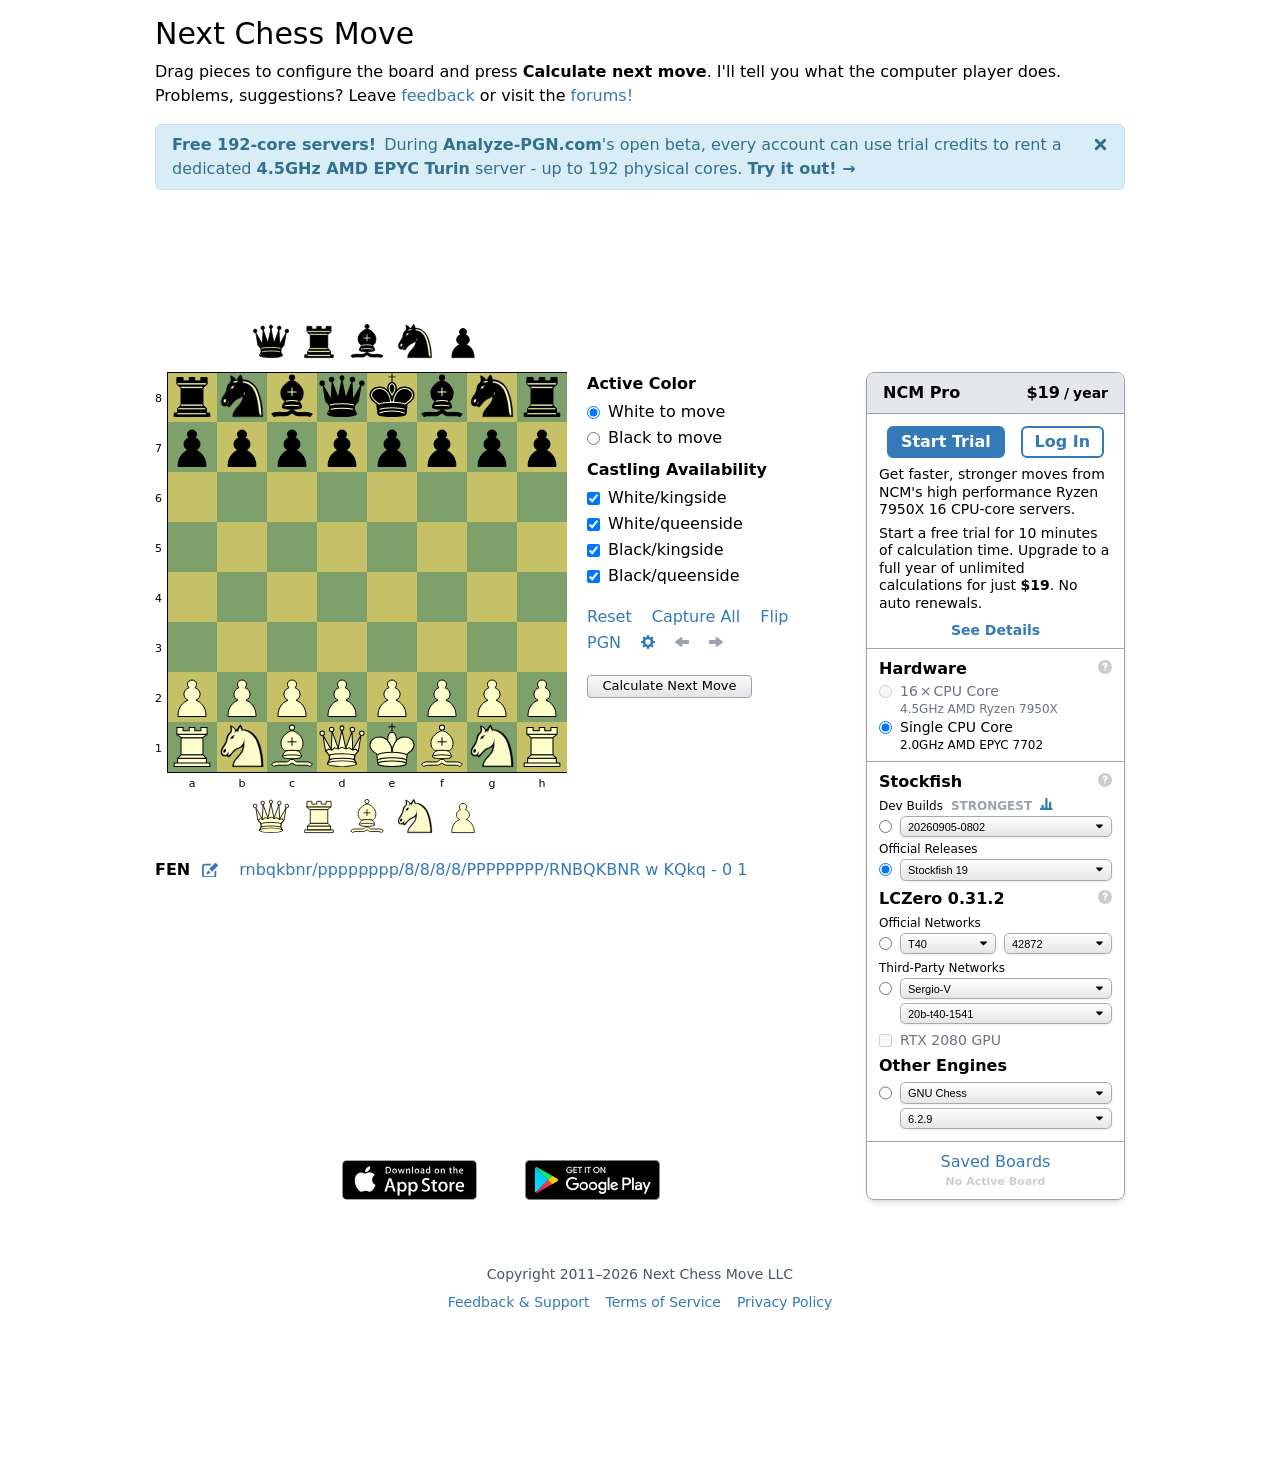
<file: index.html>
<!DOCTYPE html>
<html lang="en" class="h-full min-h-screen">
  <head>
    <meta charset="utf-8">
    <meta name="viewport" content="width=device-width, initial-scale=1">
    <meta name="csrf-token" content="VDQZME0oAxUmA2pySToqEno2Khc6aRJwecoF4fkvtp3K3UPQ1UIQU-F7">

    <title>Next Chess Move: The strongest online chess calculator</title>
    <link rel="stylesheet" href="./assets/app-8afe40f150a121b1a230eb7ae26327d3.css">
    <script defer type="text/javascript" src="./assets/ncm_desktop-ae2de5e21cd6dbe64018b4c73ead07ac.js"></script>
    <script>
      function openUserVoice() {
        alert("Feedback widget is not available in local mode.");
      }
    </script>
  </head>
  <body class="min-h-full flex flex-col dark:bg-gray-800 dark:text-gray-300 pb-[100px]">
    <div class="flex-grow pb-16">
<div class="mt-4 flex justify-around">

  <div class="fixed pt-4 top-0 bottom-0 left-0 w-[calc(50vw-495px)] overflow-hidden">

      <div align="center" id="nextchessmove_sidewall_left"></div>
      <div align="center" id="nextchessmove_sidewall_left_120"></div>
      <div align="center" id="nextchessmove_sidewall_left_160"></div>
      <div align="center" id="nextchessmove_sidewall_left_300x600"></div>
      <div align="center" id="nextchessmove_sidewall_left_336"></div>

  </div>

  <div class="w-[990px] px-[10px] shrink-0">
    <h1 class="text-3xl dark:text-gray-50">
      Next Chess Move
    </h1>

    <p class="mt-2">
      Drag pieces to configure the board and press <strong class="dark:text-gray-50">Calculate next move</strong>.
      I'll tell you what the computer player does.
      Problems, suggestions?
      Leave <a href="javascript:openUserVoice()" class="link"> feedback</a> or
      visit the <a href="https://forums.nextchessmove.com" class="link">forums!</a>
    </p>

    <div id="ncm-top"></div>

    
    

      <div class="mt-4 h-[100px] flex justify-center items-center">
        <div align="center" id="nextchessmove_leaderboard_atf"></div>
      </div>

    <div id="ncm-main"></div>

    <script type="text/javascript">
      window.stripePublicKey = "pk_live_mMHKwHimBIPB3auNsVfT4pOf";
      window.isUsa = false;

      document.addEventListener('DOMContentLoaded', function() {
        var store  = buildStore({"boards":{"activeBoardId":"detatched","detatched":{"flipped":false,"history":["rnbqkbnr/pppppppp/8/8/8/8/PPPPPPPP/RNBQKBNR w KQkq - 0 1"]},"online":[]},"devBuilds":[["edb0d9db6731067ec50ce619ff372b463bc4dd5d","20260905-0802"],["1dc0912d86dafb99e96d679a6ac76cbdf1553459","20260904-1043"],["6e4c77f51d09062180fbc2b9befd294abe412633","20260904-1042"],["06675f704049c62e99dac5533fda42fd5c63aef4","20260903-0458"],["01d71fc9a735a13d84402ac9bee8d54b6b5669cd","20260903-0457"],["47be34c55fbc86079cba57b9ad6955e6fe0bdff9","20260902-0637"],["3f6f417b87c0e80ee30914b6b539b4ab7d3b2a5b","20260901-1504"],["4d65257b0f8fd8179b81fb88176c4d6eaea94a9c","20260901-1503"],["8bc5caa2e4b1d4c189b1428e93158b10d3edb0b6","20260829-0716"],["d96c183f5a4f240830ceccd815e1dce12117b0ae","20260829-0715"],["074b1eac474a774bfcf588f039a1788e38ff1f50","20260829-0714"],["5cae0fab7dc5c2b46b583b02c6347e6ce6dc3c54","20260829-0713"],["2edd935bbb3ea6e484a1700f582a95e0ee773ec2","20260825-1638"],["d945b4d920feb69db90d66dca8891bd922627497","20260825-1638"],["7ab49b9bda97a608e500762c1fd1d1c5857936f0","20260825-1637"],["81d2cee9d61b0296f854e15107e0f55596ec1b3d","20260825-1637"],["7f73409c4e22a8a1c2058147d5a3bc9fbed1409e","20260825-1636"],["19a02f44e1bfee44b5a00acf6e812c643b8fd54c","20260825-1636"],["598ae2c46500e6dc50b54919ea4bebfe213ddcd1","20260824-1629"],["7d9276c6a96797a2904231c491956a105555f5b3","20260824-1629"],["53804033930d7ce954da1d88b7cc23b53b320059","20260824-1628"],["bd85fb7fa3fc2225e72b7317f0ca822703180543","20260824-1627"],["22dfb404b5ab1e5327ea00207bb95ae1606ed8e5","20260824-1626"],["3512dea68483f9daf3b014361c7ea36a44adb338","20260824-1624"],["229f6339e537a097a79831cd06dbfdb3e623d4ac","20260819-1648"],["ae3db60f534d3fedb384da388d8222d114909c2f","20260819-1647"],["1b1b5f49a5b9f9d564120fc4ef513557267f1e4a","20260819-1643"],["30290aa0fffa491046ca95a285ce2a505d9c34cc","20260819-1642"],["50221673b29b8f1d52261f3e53dbbef471bb7dfc","20260819-1641"],["ceb059eb48fb8e556df8feff6f8a24e45d03fa11","20260819-1639"],["d68041e3201e6c5fc37d1219168f568647f0f93c","20260819-1639"],["49f8e667c0ebf146f3ce5a1ea2d49ac78b9f777e","20260819-1638"],["92c90f41e3175e8f0c4ef399dec70dde015015e1","20260819-1637"],["5fd94536751fc8aafb7e24f18a5e1815a07afb68","20260819-1637"],["7c37212ec7eba49be3c89887640f646215269526","20260819-1636"],["e37429bb6de9b2e861411dff79768746d9357d38","20260819-1635"],["a3a8372b1b5841fb1d1a66fe8f3cb492b0c4f3dc","20260819-1634"],["68f7925d5ca0f6806aed5d1a5fe57505d3ed2890","20260819-1634"],["6d215a03063d79782333970a67abcb6aea32912c","20260819-1633"],["0c8c71f32717253b4d7aa798c78950bf156cad20","20260819-1626"],["5f7348f03f820038f5d246b82de544cbc1d8ffd2","20260819-1621"],["f21610e51a436b69fabdcc89d8fe25ff0c2d5731","20260819-1620"],["ee515ad9b6bd7e928db808c3a2e9ca81d49819c1","20260819-1618"],["5062aee519a1ba262d472d8ab139851ced56573e","20260810-1310"],["fa8b6add9df33cbdd279a3480df6c2cb2f43d6f8","20260810-1309"],["439733ea339b1601e5acf5488b9369d65c9d68e0","20260810-1307"],["de948f0f48f5c3217bd384ea7b5714593666d1a4","20260810-1304"],["358ab1bcbcb4e0795de950002014aa0d5f21c628","20260810-1303"],["881e0b4558069a5403b1e5c006a50d9c5d9dd89d","20260810-1302"],["9dec2ead8a2949883888e26e0415c2e5a6054385","20260810-1301"],["4150d22b86d1cc83b3a3b1111a63a3935590bcb3","20260810-1301"],["762dd1da9a5db458180b2c5db6c53dc40ec61e1a","20260803-1952"],["4c37700ca4742a5a0da51695ba6daddcc114917c","20260803-1952"],["1f711d49aa8687b041eeb9d21ed3ac2f6a2bd216","20260803-1951"],["3647d5240d41d84d06306f525a23f4d6918123c0","20260803-1950"],["b52f01471b24a6f7282431565792c7778f0675a5","20260803-1950"],["1ef7f2fe2d1d2f865eb80666c504d4319eb49f05","20260802-1745"],["b0ee144057cae0a6934b68de4f9bf81290863594","20260802-1745"],["c85637b3f1e85dd802e4bdef6c68b63a4babbb7d","20260802-1116"],["d077f9a8154df309b1b715e51d663e4cd6cf8e73","20260802-1116"],["c5aef2bf1f77d94a3dd476f276af68fd71a0ac07","20260801-0450"],["218c74ec4d97807afaab3a4dbda94f43e6e02647","20260801-0449"],["7b5504097feb349a2262eec0702b2a18e426ccf6","20260801-0448"],["8e3b5b13f93365f7e148a5d0e0e705bc217cd4b5","20260801-0447"],["fd3c762f6dabfafb6c4f6040989698cdedda1e4e","20260801-0446"],["23cf5d827388e84d4389b40025ef401db4925f25","20260726-1052"],["a03ac5a63f3e87f1cae98a4f47c7e01a0e5ddd82","20260726-1051"],["ee72cf49fe161aeb3be8e191eca7293f338cdfc9","20260726-1049"],["356d7c5c12b982e10f400d35d2dffac62613f60e","20260726-1047"],["453f220763fc756b846187358231566f8dbe46d7","20260726-1046"],["c8b91a2b9a770f3e9bddbe7863fcf2358d462f05","20260726-1046"],["db98633b1f8bbcad850bee892ec143ff8723ba80","20260726-1044"],["43d4d0ef8bf905b0516422048500ec643333d1ca","20260726-1043"],["01a799416eca45991bc13227e9c4141875f3ca4f","20260726-1042"],["c0771d343e31dbd0d148828d5b4d88b25fc70bd7","20260726-1042"]],"hardware":{"usePaidCpu":false,"usePaidGpu":false},"isMobile":false,"lc0ContribNetworks":[["Sergio-V","20b-t40-1541"],["Sergio-V","30b-t40-1705"],["Sergio-V","30b-t40-1808"],["Sergio-V","30b-t40-2036"],["Sergio-V","30b-t60-3010"],["Sergio-V","30b-t60-3070"],["Sergio-V","30b-t60-3907"],["Sergio-V","30b-t60-3972"],["Sergio-V","30b-t60-4082"],["Sergio-V","30b-t60-4155"],["Sergio-V","30b-t60-4175"],["Sergio-V","30b-t60-4206"],["Sergio-V","30b-t60-4229"],["Sergio-V","30b-t60-4300"],["Sergio-V","30b-t60-4485"],["Sergio-V","30b-t60-4585"],["Sergio-V","30b-t60-4619"],["Sergio-V","30b-t60-2-3710"],["Sergio-V","10b-1140"],["Sergio-V","10b-2771"],["Sergio-V","20b-787"],["Sergio-V","20b-1340"],["Sergio-V","20b-1810"],["Sergio-V","40b-320"],["Sergio-V","10b-t60-2-1650"],["Sergio-V","10b-t60-2-1710"],["Sergio-V","10b-t60-2-1770"],["Sergio-V","10b-t60-2-2010"],["Sergio-V","10b-t60-2-2300"],["Sergio-V","10b-t60-2-2990"],["Sergio-V","10b-t60-2-5300"],["jhorthos","J94-130"],["jhorthos","J94-120"],["jhorthos","J94-100"],["jhorthos","J94-80"],["jhorthos","J94-60"],["jhorthos","J94-40"],["jhorthos","J104.1-30"],["jhorthos","J98.1-16"],["jhorthos","J98.3-8"],["jhorthos","J96-44"],["jhorthos","J96-28"],["jhorthos","J92-330"],["jhorthos","J92-320"],["jhorthos","J92-310"],["jhorthos","J92-300"],["jhorthos","J92-290"],["jhorthos","J92-280"],["jhorthos","J92-270"],["jhorthos","J92-260"],["jhorthos","J92-250"],["jhorthos","J92-240"],["jhorthos","J92-230"],["jhorthos","J92-220"],["jhorthos","J92-210"],["jhorthos","J92B-205"],["jhorthos","J92-190"],["jhorthos","J92-180"],["jhorthos","J92-170"],["jhorthos","J92-160"],["jhorthos","J92-145"],["jhorthos","J92-130"],["jhorthos","J92-115"],["jhorthos","J92-100"],["jhorthos","J92-70"],["jhorthos","J90-20"],["jhorthos","J90-40"],["jhorthos","J90-60"],["jhorthos","J90-78"],["jhorthos","J91-20"],["jhorthos","J91-40"],["jhorthos","J91-60"],["jhorthos","J91-80"],["jhorthos","J91-100"],["jhorthos","J91-150"],["jhorthos","J64-120"],["jhorthos","J64-130"],["jhorthos","J64-140"],["jhorthos","J64-150"],["jhorthos","J64-180"],["jhorthos","J64-210"],["jhorthos","J48-160"],["jhorthos","J48-110"],["jhorthos","J13B.3-200"],["jhorthos","J13B.3-180"],["jhorthos","J13B.3-160"],["jhorthos","J13B.3-140"],["jhorthos","J13B.3-120"],["jhorthos","J13B.3-100"],["jhorthos","J13B.3-80"],["jhorthos","J13B.3-60"],["jhorthos","J13B.3-40"],["jhorthos","J13B.4-150"],["jhorthos","J13B.4-120"],["jhorthos","J13B.4-90"],["jhorthos","J13B.4-60"],["jhorthos","J20-460"],["jhorthos","J20-450"],["jhorthos","J20-440"],["jhorthos","J20-400"],["jhorthos","J13-410"],["jhorthos","J13B.2-220"],["jhorthos","J13B.2-200"],["jhorthos","J13B.2-188"],["jhorthos","J13B.2-178"],["jhorthos","J13B.2-168"],["jhorthos","J13B.2-158"],["jhorthos","J13B.2-148"],["jhorthos","J13B.2-136"],["Bad Gyal","Bad Gyal 1"],["Bad Gyal","Bad Gyal 2"],["Bad Gyal","Bad Gyal 128x10"],["Bad Gyal","Bad Gyal 3"],["Bad Gyal","Bad Gyal 4"],["Bad Gyal","Bad Gyal 4a"],["Bad Gyal","Bad Gyal 5"],["Bad Gyal","Good Gyal 5"],["Bad Gyal","Evil Gyal 6"],["Bad Gyal","Good Gyal 6"],["Bad Gyal","Bad Gyal 6"],["Bad Gyal","Bad Gyal 7"],["Bad Gyal","Good Gyal 7"],["Bad Gyal","Bad Gyal 8"],["Bad Gyal","Tiny Gyal"],["Maia","1100"],["Maia","1200"],["Maia","1300"],["Maia","1400"],["Maia","1500"],["Maia","1600"],["Maia","1700"],["Maia","1800"],["Maia","1900"],["hanse","hanse-69722-vf2.gz"]],"lc0Networks":[[42872,"T40"],[42871,"T40"],[42870,"T40"],[42869,"T40"],[42868,"T40"],[42867,"T40"],[42866,"T40"],[42865,"T40"],[42864,"T40"],[42863,"T40"],[42862,"T40"],[42861,"T40"],[42860,"T40"],[42859,"T40"],[42858,"T40"],[42857,"T40"],[42856,"T40"],[42855,"T40"],[42854,"T40"],[42853,"T40"],[42852,"T40"],[42851,"T40"],[42850,"T40"],[42849,"T40"],[42848,"T40"],[42847,"T40"],[42846,"T40"],[42845,"T40"],[42844,"T40"],[42843,"T40"],[42842,"T40"],[42841,"T40"],[42840,"T40"],[42839,"T40"],[42838,"T40"],[42837,"T40"],[42836,"T40"],[42835,"T40"],[42834,"T40"],[42833,"T40"],[42832,"T40"],[42831,"T40"],[42830,"T40"],[42829,"T40"],[42828,"T40"],[42827,"T40"],[42826,"T40"],[42825,"T40"],[42824,"T40"],[42823,"T40"],[42822,"T40"],[42821,"T40"],[42820,"T40"],[42819,"T40"],[42818,"T40"],[42817,"T40"],[42816,"T40"],[42815,"T40"],[42814,"T40"],[42813,"T40"],[42812,"T40"],[42811,"T40"],[42810,"T40"],[42809,"T40"],[42808,"T40"],[42807,"T40"],[42806,"T40"],[42805,"T40"],[42804,"T40"],[42803,"T40"],[42802,"T40"],[42801,"T40"],[42800,"T40"],[42799,"T40"],[42798,"T40"],[42797,"T40"],[42796,"T40"],[42795,"T40"],[42794,"T40"],[42793,"T40"],[42792,"T40"],[42791,"T40"],[42790,"T40"],[42789,"T40"],[42788,"T40"],[42787,"T40"],[42786,"T40"],[42785,"T40"],[42784,"T40"],[42783,"T40"],[42782,"T40"],[42781,"T40"],[42780,"T40"],[42779,"T40"],[42778,"T40"],[42777,"T40"],[42776,"T40"],[42775,"T40"],[42774,"T40"],[42773,"T40"],[42772,"T40"],[42771,"T40"],[42770,"T40"],[42769,"T40"],[42768,"T40"],[42767,"T40"],[42766,"T40"],[42765,"T40"],[42764,"T40"],[42763,"T40"],[42762,"T40"],[42761,"T40"],[42760,"T40"],[42759,"T40"],[42758,"T40"],[42757,"T40"],[42756,"T40"],[42755,"T40"],[42754,"T40"],[42753,"T40"],[42752,"T40"],[42751,"T40"],[42750,"T40"],[42749,"T40"],[42748,"T40"],[42747,"T40"],[42746,"T40"],[42745,"T40"],[42744,"T40"],[42743,"T40"],[42742,"T40"],[42741,"T40"],[42740,"T40"],[42739,"T40"],[42738,"T40"],[42737,"T40"],[42736,"T40"],[42735,"T40"],[42734,"T40"],[42733,"T40"],[42732,"T40"],[42731,"T40"],[42730,"T40"],[42729,"T40"],[42728,"T40"],[42727,"T40"],[42726,"T40"],[42725,"T40"],[42724,"T40"],[42723,"T40"],[912680,"T91"],[913379,"T91"],[913378,"T91"],[913377,"T91"],[913376,"T91"],[913375,"T91"],[913374,"T91"],[913373,"T91"],[913372,"T91"],[913371,"T91"],[913370,"T91"],[913369,"T91"],[913368,"T91"],[913367,"T91"],[913366,"T91"],[913365,"T91"],[913364,"T91"],[913363,"T91"],[913362,"T91"],[913361,"T91"],[913360,"T91"],[913359,"T91"],[913358,"T91"],[913357,"T91"],[913356,"T91"],[913355,"T91"],[913354,"T91"],[913353,"T91"],[913352,"T91"],[913351,"T91"],[913350,"T91"],[913349,"T91"],[913348,"T91"],[913347,"T91"],[913346,"T91"],[913345,"T91"],[913344,"T91"],[913343,"T91"],[913342,"T91"],[913341,"T91"],[913340,"T91"],[913339,"T91"],[913338,"T91"],[913337,"T91"],[913336,"T91"],[913335,"T91"],[913334,"T91"],[913333,"T91"],[913332,"T91"],[913331,"T91"],[913330,"T91"],[913329,"T91"],[913328,"T91"],[913327,"T91"],[913326,"T91"],[913325,"T91"],[913324,"T91"],[913323,"T91"],[913322,"T91"],[913321,"T91"],[913320,"T91"],[913319,"T91"],[913318,"T91"],[913317,"T91"],[913316,"T91"],[913315,"T91"],[913314,"T91"],[913313,"T91"],[913312,"T91"],[913311,"T91"],[913310,"T91"],[913309,"T91"],[913308,"T91"],[913307,"T91"],[913306,"T91"],[913305,"T91"],[913304,"T91"],[913303,"T91"],[913302,"T91"],[913301,"T91"],[913300,"T91"],[913299,"T91"],[913298,"T91"],[913297,"T91"],[913296,"T91"],[913295,"T91"],[913294,"T91"],[913293,"T91"],[913292,"T91"],[913291,"T91"],[913290,"T91"],[913289,"T91"],[913288,"T91"],[913287,"T91"],[913286,"T91"],[913285,"T91"],[913284,"T91"],[913283,"T91"],[913282,"T91"],[913281,"T91"],[913280,"T91"],[913279,"T91"],[913278,"T91"],[913277,"T91"],[913276,"T91"],[913275,"T91"],[913274,"T91"],[913273,"T91"],[913272,"T91"],[913271,"T91"],[913270,"T91"],[913269,"T91"],[913268,"T91"],[913267,"T91"],[913266,"T91"],[913265,"T91"],[913264,"T91"],[913263,"T91"],[913262,"T91"],[913261,"T91"],[913260,"T91"],[913259,"T91"],[913258,"T91"],[913257,"T91"],[913256,"T91"],[913255,"T91"],[913254,"T91"],[913253,"T91"],[913252,"T91"],[913251,"T91"],[913250,"T91"],[913249,"T91"],[913248,"T91"],[913247,"T91"],[913246,"T91"],[913245,"T91"],[913244,"T91"],[913243,"T91"],[913242,"T91"],[913241,"T91"],[913240,"T91"],[913239,"T91"],[913238,"T91"],[913237,"T91"],[913236,"T91"],[913235,"T91"],[913234,"T91"],[913233,"T91"],[913232,"T91"],[913231,"T91"],[913230,"T91"],[900000,"T90"],[900434,"T90"],[900433,"T90"],[900432,"T90"],[900431,"T90"],[900430,"T90"],[900429,"T90"],[900428,"T90"],[900427,"T90"],[900426,"T90"],[900425,"T90"],[900424,"T90"],[900423,"T90"],[900422,"T90"],[900421,"T90"],[900420,"T90"],[900419,"T90"],[900418,"T90"],[900417,"T90"],[900416,"T90"],[900415,"T90"],[900414,"T90"],[900413,"T90"],[900412,"T90"],[900411,"T90"],[900410,"T90"],[900409,"T90"],[900408,"T90"],[900407,"T90"],[900406,"T90"],[900405,"T90"],[900404,"T90"],[900403,"T90"],[900402,"T90"],[900401,"T90"],[900400,"T90"],[900399,"T90"],[900398,"T90"],[900397,"T90"],[900396,"T90"],[900395,"T90"],[900394,"T90"],[900393,"T90"],[900392,"T90"],[900391,"T90"],[900390,"T90"],[900389,"T90"],[900388,"T90"],[900387,"T90"],[900386,"T90"],[900385,"T90"],[900384,"T90"],[900383,"T90"],[900382,"T90"],[900381,"T90"],[900380,"T90"],[900379,"T90"],[900378,"T90"],[900377,"T90"],[900376,"T90"],[900375,"T90"],[900374,"T90"],[900373,"T90"],[900372,"T90"],[900371,"T90"],[900370,"T90"],[900369,"T90"],[900368,"T90"],[900367,"T90"],[900366,"T90"],[900365,"T90"],[900364,"T90"],[900363,"T90"],[900362,"T90"],[900361,"T90"],[900360,"T90"],[900359,"T90"],[900358,"T90"],[900357,"T90"],[900356,"T90"],[900355,"T90"],[900354,"T90"],[900353,"T90"],[900352,"T90"],[900351,"T90"],[900350,"T90"],[900349,"T90"],[900348,"T90"],[900347,"T90"],[900346,"T90"],[900345,"T90"],[900344,"T90"],[900343,"T90"],[900342,"T90"],[900341,"T90"],[900340,"T90"],[900339,"T90"],[900338,"T90"],[900337,"T90"],[900336,"T90"],[900335,"T90"],[900334,"T90"],[900333,"T90"],[900332,"T90"],[900331,"T90"],[900330,"T90"],[900329,"T90"],[900328,"T90"],[900327,"T90"],[900326,"T90"],[900325,"T90"],[900324,"T90"],[900323,"T90"],[900322,"T90"],[900321,"T90"],[900320,"T90"],[900319,"T90"],[900318,"T90"],[900317,"T90"],[900316,"T90"],[900315,"T90"],[900314,"T90"],[900313,"T90"],[900312,"T90"],[900311,"T90"],[900310,"T90"],[900309,"T90"],[900308,"T90"],[900307,"T90"],[900306,"T90"],[900305,"T90"],[900304,"T90"],[900303,"T90"],[900302,"T90"],[900301,"T90"],[900300,"T90"],[900299,"T90"],[900298,"T90"],[900297,"T90"],[900296,"T90"],[900295,"T90"],[900294,"T90"],[900293,"T90"],[900292,"T90"],[900291,"T90"],[900290,"T90"],[900289,"T90"],[900288,"T90"],[900287,"T90"],[900286,"T90"],[900285,"T90"],[821859,"T82"],[826344,"T82"],[826343,"T82"],[826342,"T82"],[826341,"T82"],[826340,"T82"],[826339,"T82"],[826338,"T82"],[826337,"T82"],[826336,"T82"],[826335,"T82"],[826334,"T82"],[826333,"T82"],[826332,"T82"],[826331,"T82"],[826330,"T82"],[826329,"T82"],[826328,"T82"],[826327,"T82"],[826326,"T82"],[826325,"T82"],[826324,"T82"],[826323,"T82"],[826322,"T82"],[826321,"T82"],[826320,"T82"],[826319,"T82"],[826318,"T82"],[826317,"T82"],[826316,"T82"],[826315,"T82"],[826314,"T82"],[826313,"T82"],[826312,"T82"],[826311,"T82"],[826310,"T82"],[826309,"T82"],[826308,"T82"],[826307,"T82"],[826306,"T82"],[826305,"T82"],[826304,"T82"],[826303,"T82"],[826302,"T82"],[826301,"T82"],[826300,"T82"],[826299,"T82"],[826298,"T82"],[826297,"T82"],[826296,"T82"],[826295,"T82"],[826294,"T82"],[826293,"T82"],[826292,"T82"],[826291,"T82"],[826290,"T82"],[826289,"T82"],[826288,"T82"],[826287,"T82"],[826286,"T82"],[826285,"T82"],[826284,"T82"],[826283,"T82"],[826282,"T82"],[826281,"T82"],[826280,"T82"],[826279,"T82"],[826278,"T82"],[826277,"T82"],[826276,"T82"],[826275,"T82"],[826274,"T82"],[826273,"T82"],[826272,"T82"],[826271,"T82"],[826270,"T82"],[826269,"T82"],[826268,"T82"],[826267,"T82"],[826266,"T82"],[826265,"T82"],[826264,"T82"],[826263,"T82"],[826262,"T82"],[826261,"T82"],[826260,"T82"],[826259,"T82"],[826258,"T82"],[826257,"T82"],[826256,"T82"],[826255,"T82"],[826254,"T82"],[826253,"T82"],[826252,"T82"],[826251,"T82"],[826250,"T82"],[826249,"T82"],[826248,"T82"],[826247,"T82"],[826246,"T82"],[826245,"T82"],[826244,"T82"],[826243,"T82"],[826242,"T82"],[826241,"T82"],[826240,"T82"],[826239,"T82"],[826238,"T82"],[826237,"T82"],[826236,"T82"],[826235,"T82"],[826234,"T82"],[826233,"T82"],[826232,"T82"],[826231,"T82"],[826230,"T82"],[826229,"T82"],[826228,"T82"],[826227,"T82"],[826226,"T82"],[826225,"T82"],[826224,"T82"],[826223,"T82"],[826222,"T82"],[826221,"T82"],[826220,"T82"],[826219,"T82"],[826218,"T82"],[826217,"T82"],[826216,"T82"],[826215,"T82"],[826214,"T82"],[826213,"T82"],[826212,"T82"],[826211,"T82"],[826210,"T82"],[826209,"T82"],[826208,"T82"],[826207,"T82"],[826206,"T82"],[826205,"T82"],[826204,"T82"],[826203,"T82"],[826202,"T82"],[826201,"T82"],[826200,"T82"],[826199,"T82"],[826198,"T82"],[826197,"T82"],[826196,"T82"],[826195,"T82"],[817760,"T81"],[819999,"T81"],[819998,"T81"],[819997,"T81"],[819996,"T81"],[819995,"T81"],[819994,"T81"],[819993,"T81"],[819992,"T81"],[819991,"T81"],[819990,"T81"],[819989,"T81"],[819988,"T81"],[819987,"T81"],[819986,"T81"],[819985,"T81"],[819984,"T81"],[819983,"T81"],[819982,"T81"],[819981,"T81"],[819980,"T81"],[819979,"T81"],[819978,"T81"],[819977,"T81"],[819976,"T81"],[819975,"T81"],[819974,"T81"],[819973,"T81"],[819972,"T81"],[819971,"T81"],[819970,"T81"],[819969,"T81"],[819968,"T81"],[819967,"T81"],[819966,"T81"],[819965,"T81"],[819964,"T81"],[819963,"T81"],[819962,"T81"],[819961,"T81"],[819960,"T81"],[819959,"T81"],[819958,"T81"],[819957,"T81"],[819956,"T81"],[819955,"T81"],[819954,"T81"],[819953,"T81"],[819952,"T81"],[819951,"T81"],[819950,"T81"],[819949,"T81"],[819948,"T81"],[819947,"T81"],[819946,"T81"],[819945,"T81"],[819944,"T81"],[819943,"T81"],[819942,"T81"],[819941,"T81"],[819940,"T81"],[819939,"T81"],[819938,"T81"],[819937,"T81"],[819936,"T81"],[819935,"T81"],[819934,"T81"],[819933,"T81"],[819932,"T81"],[819931,"T81"],[819930,"T81"],[819929,"T81"],[819928,"T81"],[819927,"T81"],[819926,"T81"],[819925,"T81"],[819924,"T81"],[819923,"T81"],[819922,"T81"],[819921,"T81"],[819920,"T81"],[819919,"T81"],[819918,"T81"],[819917,"T81"],[819916,"T81"],[819915,"T81"],[819914,"T81"],[819913,"T81"],[819912,"T81"],[819911,"T81"],[819910,"T81"],[819909,"T81"],[819908,"T81"],[819907,"T81"],[819906,"T81"],[819905,"T81"],[819904,"T81"],[819903,"T81"],[819902,"T81"],[819901,"T81"],[819900,"T81"],[819899,"T81"],[819898,"T81"],[819897,"T81"],[819896,"T81"],[819895,"T81"],[819894,"T81"],[819893,"T81"],[819892,"T81"],[819891,"T81"],[819890,"T81"],[819889,"T81"],[819888,"T81"],[819887,"T81"],[819886,"T81"],[819885,"T81"],[819884,"T81"],[819883,"T81"],[819882,"T81"],[819881,"T81"],[819880,"T81"],[819879,"T81"],[819878,"T81"],[819877,"T81"],[819876,"T81"],[819875,"T81"],[819874,"T81"],[819873,"T81"],[819872,"T81"],[819871,"T81"],[819870,"T81"],[819869,"T81"],[819868,"T81"],[819867,"T81"],[819866,"T81"],[819865,"T81"],[819864,"T81"],[819863,"T81"],[819862,"T81"],[819861,"T81"],[819860,"T81"],[819859,"T81"],[819858,"T81"],[819857,"T81"],[819856,"T81"],[819855,"T81"],[819854,"T81"],[819853,"T81"],[819852,"T81"],[819851,"T81"],[819850,"T81"],[809977,"T80"],[809999,"T80"],[809998,"T80"],[809997,"T80"],[809996,"T80"],[809995,"T80"],[809994,"T80"],[809993,"T80"],[809992,"T80"],[809991,"T80"],[809990,"T80"],[809989,"T80"],[809988,"T80"],[809987,"T80"],[809986,"T80"],[809985,"T80"],[809984,"T80"],[809983,"T80"],[809982,"T80"],[809981,"T80"],[809980,"T80"],[809979,"T80"],[809978,"T80"],[809976,"T80"],[809975,"T80"],[809974,"T80"],[809973,"T80"],[809972,"T80"],[809971,"T80"],[809970,"T80"],[809969,"T80"],[809968,"T80"],[809967,"T80"],[809966,"T80"],[809965,"T80"],[809964,"T80"],[809963,"T80"],[809962,"T80"],[809961,"T80"],[809960,"T80"],[809959,"T80"],[809958,"T80"],[809957,"T80"],[809956,"T80"],[809955,"T80"],[809954,"T80"],[809953,"T80"],[809952,"T80"],[809951,"T80"],[809950,"T80"],[809949,"T80"],[809948,"T80"],[809947,"T80"],[809946,"T80"],[809945,"T80"],[809944,"T80"],[809943,"T80"],[809942,"T80"],[809941,"T80"],[809940,"T80"],[809939,"T80"],[809938,"T80"],[809937,"T80"],[809936,"T80"],[809935,"T80"],[809934,"T80"],[809933,"T80"],[809932,"T80"],[809931,"T80"],[809930,"T80"],[809929,"T80"],[809928,"T80"],[809927,"T80"],[809926,"T80"],[809925,"T80"],[809924,"T80"],[809923,"T80"],[809922,"T80"],[809921,"T80"],[809920,"T80"],[809919,"T80"],[809918,"T80"],[809917,"T80"],[809916,"T80"],[809915,"T80"],[809914,"T80"],[809913,"T80"],[809912,"T80"],[809911,"T80"],[809910,"T80"],[809909,"T80"],[809908,"T80"],[809907,"T80"],[809906,"T80"],[809905,"T80"],[809904,"T80"],[809903,"T80"],[809902,"T80"],[809901,"T80"],[809900,"T80"],[809899,"T80"],[809898,"T80"],[809897,"T80"],[809896,"T80"],[809895,"T80"],[809894,"T80"],[809893,"T80"],[809892,"T80"],[809891,"T80"],[809890,"T80"],[809889,"T80"],[809888,"T80"],[809887,"T80"],[809886,"T80"],[809885,"T80"],[809884,"T80"],[809883,"T80"],[809882,"T80"],[809881,"T80"],[809880,"T80"],[809879,"T80"],[809878,"T80"],[809877,"T80"],[809876,"T80"],[809875,"T80"],[809874,"T80"],[809873,"T80"],[809872,"T80"],[809871,"T80"],[809870,"T80"],[809869,"T80"],[809868,"T80"],[809867,"T80"],[809866,"T80"],[809865,"T80"],[809864,"T80"],[809863,"T80"],[809862,"T80"],[809861,"T80"],[809860,"T80"],[809859,"T80"],[809858,"T80"],[809857,"T80"],[809856,"T80"],[809855,"T80"],[809854,"T80"],[809853,"T80"],[809852,"T80"],[809851,"T80"],[809850,"T80"],[791913,"T79"],[792016,"T79"],[792015,"T79"],[792014,"T79"],[792013,"T79"],[792012,"T79"],[792011,"T79"],[792010,"T79"],[792009,"T79"],[792008,"T79"],[792007,"T79"],[792006,"T79"],[792005,"T79"],[792004,"T79"],[792003,"T79"],[792002,"T79"],[792001,"T79"],[792000,"T79"],[791999,"T79"],[791998,"T79"],[791997,"T79"],[791996,"T79"],[791995,"T79"],[791994,"T79"],[791993,"T79"],[791992,"T79"],[791991,"T79"],[791990,"T79"],[791989,"T79"],[791988,"T79"],[791987,"T79"],[791986,"T79"],[791985,"T79"],[791984,"T79"],[791983,"T79"],[791982,"T79"],[791981,"T79"],[791980,"T79"],[791979,"T79"],[791978,"T79"],[791977,"T79"],[791976,"T79"],[791975,"T79"],[791974,"T79"],[791973,"T79"],[791972,"T79"],[791971,"T79"],[791970,"T79"],[791969,"T79"],[791968,"T79"],[791967,"T79"],[791966,"T79"],[791965,"T79"],[791964,"T79"],[791963,"T79"],[791962,"T79"],[791961,"T79"],[791960,"T79"],[791959,"T79"],[791958,"T79"],[791957,"T79"],[791956,"T79"],[791955,"T79"],[791954,"T79"],[791953,"T79"],[791952,"T79"],[791951,"T79"],[791950,"T79"],[791949,"T79"],[791948,"T79"],[791947,"T79"],[791946,"T79"],[791945,"T79"],[791944,"T79"],[791943,"T79"],[791942,"T79"],[791941,"T79"],[791940,"T79"],[791939,"T79"],[791938,"T79"],[791937,"T79"],[791936,"T79"],[791935,"T79"],[791934,"T79"],[791933,"T79"],[791932,"T79"],[791931,"T79"],[791930,"T79"],[791929,"T79"],[791928,"T79"],[791927,"T79"],[791926,"T79"],[791925,"T79"],[791924,"T79"],[791923,"T79"],[791922,"T79"],[791921,"T79"],[791920,"T79"],[791919,"T79"],[791918,"T79"],[791917,"T79"],[791916,"T79"],[791915,"T79"],[791914,"T79"],[791912,"T79"],[791911,"T79"],[791910,"T79"],[791909,"T79"],[791908,"T79"],[791907,"T79"],[791906,"T79"],[791905,"T79"],[791904,"T79"],[791903,"T79"],[791902,"T79"],[791901,"T79"],[791900,"T79"],[791899,"T79"],[791898,"T79"],[791897,"T79"],[791896,"T79"],[791895,"T79"],[791894,"T79"],[791893,"T79"],[791892,"T79"],[791891,"T79"],[791890,"T79"],[791889,"T79"],[791888,"T79"],[791887,"T79"],[791886,"T79"],[791885,"T79"],[791884,"T79"],[791883,"T79"],[791882,"T79"],[791881,"T79"],[791880,"T79"],[791879,"T79"],[791878,"T79"],[791877,"T79"],[791876,"T79"],[791875,"T79"],[791874,"T79"],[791873,"T79"],[791872,"T79"],[791871,"T79"],[791870,"T79"],[791869,"T79"],[791868,"T79"],[791867,"T79"],[784968,"T78"],[785570,"T78"],[785569,"T78"],[785568,"T78"],[785567,"T78"],[785566,"T78"],[785565,"T78"],[785564,"T78"],[785563,"T78"],[785562,"T78"],[785561,"T78"],[785560,"T78"],[785559,"T78"],[785558,"T78"],[785557,"T78"],[785556,"T78"],[785555,"T78"],[785554,"T78"],[785553,"T78"],[785552,"T78"],[785551,"T78"],[785550,"T78"],[785549,"T78"],[785548,"T78"],[785547,"T78"],[785546,"T78"],[785545,"T78"],[785544,"T78"],[785543,"T78"],[785542,"T78"],[785541,"T78"],[785540,"T78"],[785539,"T78"],[785538,"T78"],[785537,"T78"],[785536,"T78"],[785535,"T78"],[785534,"T78"],[785533,"T78"],[785532,"T78"],[785531,"T78"],[785530,"T78"],[785529,"T78"],[785528,"T78"],[785527,"T78"],[785526,"T78"],[785525,"T78"],[785524,"T78"],[785523,"T78"],[785522,"T78"],[785521,"T78"],[785520,"T78"],[785519,"T78"],[785518,"T78"],[785517,"T78"],[785516,"T78"],[785515,"T78"],[785514,"T78"],[785513,"T78"],[785512,"T78"],[785511,"T78"],[785510,"T78"],[785509,"T78"],[785508,"T78"],[785507,"T78"],[785506,"T78"],[785505,"T78"],[785504,"T78"],[785503,"T78"],[785502,"T78"],[785501,"T78"],[785500,"T78"],[785499,"T78"],[785498,"T78"],[785497,"T78"],[785496,"T78"],[785495,"T78"],[785494,"T78"],[785493,"T78"],[785492,"T78"],[785491,"T78"],[785490,"T78"],[785489,"T78"],[785488,"T78"],[785487,"T78"],[785486,"T78"],[785485,"T78"],[785484,"T78"],[785483,"T78"],[785482,"T78"],[785481,"T78"],[785480,"T78"],[785479,"T78"],[785478,"T78"],[785477,"T78"],[785476,"T78"],[785475,"T78"],[785474,"T78"],[785473,"T78"],[785472,"T78"],[785471,"T78"],[785470,"T78"],[785469,"T78"],[785468,"T78"],[785467,"T78"],[785466,"T78"],[785465,"T78"],[785464,"T78"],[785463,"T78"],[785462,"T78"],[785461,"T78"],[785460,"T78"],[785459,"T78"],[785458,"T78"],[785457,"T78"],[785456,"T78"],[785455,"T78"],[785454,"T78"],[785453,"T78"],[785452,"T78"],[785451,"T78"],[785450,"T78"],[785449,"T78"],[785448,"T78"],[785447,"T78"],[785446,"T78"],[785445,"T78"],[785444,"T78"],[785443,"T78"],[785442,"T78"],[785441,"T78"],[785440,"T78"],[785439,"T78"],[785438,"T78"],[785437,"T78"],[785436,"T78"],[785435,"T78"],[785434,"T78"],[785433,"T78"],[785432,"T78"],[785431,"T78"],[785430,"T78"],[785429,"T78"],[785428,"T78"],[785427,"T78"],[785426,"T78"],[785425,"T78"],[785424,"T78"],[785423,"T78"],[785422,"T78"],[785421,"T78"],[771632,"T77"],[771721,"T77"],[771720,"T77"],[771719,"T77"],[771718,"T77"],[771717,"T77"],[771716,"T77"],[771715,"T77"],[771714,"T77"],[771713,"T77"],[771712,"T77"],[771711,"T77"],[771710,"T77"],[771709,"T77"],[771708,"T77"],[771707,"T77"],[771706,"T77"],[771705,"T77"],[771704,"T77"],[771703,"T77"],[771702,"T77"],[771701,"T77"],[771700,"T77"],[771699,"T77"],[771698,"T77"],[771697,"T77"],[771696,"T77"],[771695,"T77"],[771694,"T77"],[771693,"T77"],[771692,"T77"],[771691,"T77"],[771690,"T77"],[771689,"T77"],[771688,"T77"],[771687,"T77"],[771686,"T77"],[771685,"T77"],[771684,"T77"],[771683,"T77"],[771682,"T77"],[771681,"T77"],[771680,"T77"],[771679,"T77"],[771678,"T77"],[771677,"T77"],[771676,"T77"],[771675,"T77"],[771674,"T77"],[771673,"T77"],[771672,"T77"],[771671,"T77"],[771670,"T77"],[771669,"T77"],[771668,"T77"],[771667,"T77"],[771666,"T77"],[771665,"T77"],[771664,"T77"],[771663,"T77"],[771662,"T77"],[771661,"T77"],[771660,"T77"],[771659,"T77"],[771658,"T77"],[771657,"T77"],[771656,"T77"],[771655,"T77"],[771654,"T77"],[771653,"T77"],[771652,"T77"],[771651,"T77"],[771650,"T77"],[771649,"T77"],[771648,"T77"],[771647,"T77"],[771646,"T77"],[771645,"T77"],[771644,"T77"],[771643,"T77"],[771642,"T77"],[771641,"T77"],[771640,"T77"],[771639,"T77"],[771638,"T77"],[771637,"T77"],[771636,"T77"],[771635,"T77"],[771634,"T77"],[771633,"T77"],[771631,"T77"],[771630,"T77"],[771629,"T77"],[771628,"T77"],[771627,"T77"],[771626,"T77"],[771625,"T77"],[771624,"T77"],[771623,"T77"],[771622,"T77"],[771621,"T77"],[771620,"T77"],[771619,"T77"],[771618,"T77"],[771617,"T77"],[771616,"T77"],[771615,"T77"],[771614,"T77"],[771613,"T77"],[771612,"T77"],[771611,"T77"],[771610,"T77"],[771609,"T77"],[771608,"T77"],[771607,"T77"],[771606,"T77"],[771605,"T77"],[771604,"T77"],[771603,"T77"],[771602,"T77"],[771601,"T77"],[771600,"T77"],[771599,"T77"],[771598,"T77"],[771597,"T77"],[771596,"T77"],[771595,"T77"],[771594,"T77"],[771593,"T77"],[771592,"T77"],[771591,"T77"],[771590,"T77"],[771589,"T77"],[771588,"T77"],[771587,"T77"],[771586,"T77"],[771585,"T77"],[771584,"T77"],[771583,"T77"],[771582,"T77"],[771581,"T77"],[771580,"T77"],[771579,"T77"],[771578,"T77"],[771577,"T77"],[771576,"T77"],[771575,"T77"],[771574,"T77"],[771573,"T77"],[771572,"T77"],[761187,"T76"],[761352,"T76"],[761351,"T76"],[761350,"T76"],[761349,"T76"],[761348,"T76"],[761347,"T76"],[761346,"T76"],[761345,"T76"],[761344,"T76"],[761343,"T76"],[761342,"T76"],[761341,"T76"],[761340,"T76"],[761339,"T76"],[761338,"T76"],[761337,"T76"],[761336,"T76"],[761335,"T76"],[761334,"T76"],[761333,"T76"],[761332,"T76"],[761331,"T76"],[761330,"T76"],[761329,"T76"],[761328,"T76"],[761327,"T76"],[761326,"T76"],[761325,"T76"],[761324,"T76"],[761323,"T76"],[761322,"T76"],[761321,"T76"],[761320,"T76"],[761319,"T76"],[761318,"T76"],[761317,"T76"],[761316,"T76"],[761315,"T76"],[761314,"T76"],[761313,"T76"],[761312,"T76"],[761311,"T76"],[761310,"T76"],[761309,"T76"],[761308,"T76"],[761307,"T76"],[761306,"T76"],[761305,"T76"],[761304,"T76"],[761303,"T76"],[761302,"T76"],[761301,"T76"],[761300,"T76"],[761299,"T76"],[761298,"T76"],[761297,"T76"],[761296,"T76"],[761295,"T76"],[761294,"T76"],[761293,"T76"],[761292,"T76"],[761291,"T76"],[761290,"T76"],[761289,"T76"],[761288,"T76"],[761287,"T76"],[761286,"T76"],[761285,"T76"],[761284,"T76"],[761283,"T76"],[761282,"T76"],[761281,"T76"],[761280,"T76"],[761279,"T76"],[761278,"T76"],[761277,"T76"],[761276,"T76"],[761275,"T76"],[761274,"T76"],[761273,"T76"],[761272,"T76"],[761271,"T76"],[761270,"T76"],[761269,"T76"],[761268,"T76"],[761267,"T76"],[761266,"T76"],[761265,"T76"],[761264,"T76"],[761263,"T76"],[761262,"T76"],[761261,"T76"],[761260,"T76"],[761259,"T76"],[761258,"T76"],[761257,"T76"],[761256,"T76"],[761255,"T76"],[761254,"T76"],[761253,"T76"],[761252,"T76"],[761251,"T76"],[761250,"T76"],[761249,"T76"],[761248,"T76"],[761247,"T76"],[761246,"T76"],[761245,"T76"],[761244,"T76"],[761243,"T76"],[761242,"T76"],[761241,"T76"],[761240,"T76"],[761239,"T76"],[761238,"T76"],[761237,"T76"],[761236,"T76"],[761235,"T76"],[761234,"T76"],[761233,"T76"],[761232,"T76"],[761231,"T76"],[761230,"T76"],[761229,"T76"],[761228,"T76"],[761227,"T76"],[761226,"T76"],[761225,"T76"],[761224,"T76"],[761223,"T76"],[761222,"T76"],[761221,"T76"],[761220,"T76"],[761219,"T76"],[761218,"T76"],[761217,"T76"],[761216,"T76"],[761215,"T76"],[761214,"T76"],[761213,"T76"],[761212,"T76"],[761211,"T76"],[761210,"T76"],[761209,"T76"],[761208,"T76"],[761207,"T76"],[761206,"T76"],[761205,"T76"],[761204,"T76"],[761203,"T76"],[753703,"T75"],[754042,"T75"],[754041,"T75"],[754040,"T75"],[754039,"T75"],[754038,"T75"],[754037,"T75"],[754036,"T75"],[754035,"T75"],[754034,"T75"],[754033,"T75"],[754032,"T75"],[754031,"T75"],[754030,"T75"],[754029,"T75"],[754028,"T75"],[754027,"T75"],[754026,"T75"],[754025,"T75"],[754024,"T75"],[754023,"T75"],[754022,"T75"],[754021,"T75"],[754020,"T75"],[754019,"T75"],[754018,"T75"],[754017,"T75"],[754016,"T75"],[754015,"T75"],[754014,"T75"],[754013,"T75"],[754012,"T75"],[754011,"T75"],[754010,"T75"],[754009,"T75"],[754008,"T75"],[754007,"T75"],[754006,"T75"],[754005,"T75"],[754004,"T75"],[754003,"T75"],[754002,"T75"],[754001,"T75"],[754000,"T75"],[753999,"T75"],[753998,"T75"],[753997,"T75"],[753996,"T75"],[753995,"T75"],[753994,"T75"],[753993,"T75"],[753992,"T75"],[753991,"T75"],[753990,"T75"],[753989,"T75"],[753988,"T75"],[753987,"T75"],[753986,"T75"],[753985,"T75"],[753984,"T75"],[753983,"T75"],[753982,"T75"],[753981,"T75"],[753980,"T75"],[753979,"T75"],[753978,"T75"],[753977,"T75"],[753976,"T75"],[753975,"T75"],[753974,"T75"],[753973,"T75"],[753972,"T75"],[753971,"T75"],[753970,"T75"],[753969,"T75"],[753968,"T75"],[753967,"T75"],[753966,"T75"],[753965,"T75"],[753964,"T75"],[753963,"T75"],[753962,"T75"],[753961,"T75"],[753960,"T75"],[753959,"T75"],[753958,"T75"],[753957,"T75"],[753956,"T75"],[753955,"T75"],[753954,"T75"],[753953,"T75"],[753952,"T75"],[753951,"T75"],[753950,"T75"],[753949,"T75"],[753948,"T75"],[753947,"T75"],[753946,"T75"],[753945,"T75"],[753944,"T75"],[753943,"T75"],[753942,"T75"],[753941,"T75"],[753940,"T75"],[753939,"T75"],[753938,"T75"],[753937,"T75"],[753936,"T75"],[753935,"T75"],[753934,"T75"],[753933,"T75"],[753932,"T75"],[753931,"T75"],[753930,"T75"],[753929,"T75"],[753928,"T75"],[753927,"T75"],[753926,"T75"],[753925,"T75"],[753924,"T75"],[753923,"T75"],[753922,"T75"],[753921,"T75"],[753920,"T75"],[753919,"T75"],[753918,"T75"],[753917,"T75"],[753916,"T75"],[753915,"T75"],[753914,"T75"],[753913,"T75"],[753912,"T75"],[753911,"T75"],[753910,"T75"],[753909,"T75"],[753908,"T75"],[753907,"T75"],[753906,"T75"],[753905,"T75"],[753904,"T75"],[753903,"T75"],[753902,"T75"],[753901,"T75"],[753900,"T75"],[753899,"T75"],[753898,"T75"],[753897,"T75"],[753896,"T75"],[753895,"T75"],[753894,"T75"],[753893,"T75"],[744204,"T74"],[744706,"T74"],[744705,"T74"],[744704,"T74"],[744703,"T74"],[744702,"T74"],[744701,"T74"],[744700,"T74"],[744699,"T74"],[744698,"T74"],[744697,"T74"],[744696,"T74"],[744695,"T74"],[744694,"T74"],[744693,"T74"],[744692,"T74"],[744691,"T74"],[744690,"T74"],[744689,"T74"],[744688,"T74"],[744687,"T74"],[744686,"T74"],[744685,"T74"],[744684,"T74"],[744683,"T74"],[744682,"T74"],[744681,"T74"],[744680,"T74"],[744679,"T74"],[744678,"T74"],[744677,"T74"],[744676,"T74"],[744675,"T74"],[744674,"T74"],[744673,"T74"],[744672,"T74"],[744671,"T74"],[744670,"T74"],[744669,"T74"],[744668,"T74"],[744667,"T74"],[744666,"T74"],[744665,"T74"],[744664,"T74"],[744663,"T74"],[744662,"T74"],[744661,"T74"],[744660,"T74"],[744659,"T74"],[744658,"T74"],[744657,"T74"],[744656,"T74"],[744655,"T74"],[744654,"T74"],[744653,"T74"],[744652,"T74"],[744651,"T74"],[744650,"T74"],[744649,"T74"],[744648,"T74"],[744647,"T74"],[744646,"T74"],[744645,"T74"],[744644,"T74"],[744643,"T74"],[744642,"T74"],[744641,"T74"],[744640,"T74"],[744639,"T74"],[744638,"T74"],[744637,"T74"],[744636,"T74"],[744635,"T74"],[744634,"T74"],[744633,"T74"],[744632,"T74"],[744631,"T74"],[744630,"T74"],[744629,"T74"],[744628,"T74"],[744627,"T74"],[744626,"T74"],[744625,"T74"],[744624,"T74"],[744623,"T74"],[744622,"T74"],[744621,"T74"],[744620,"T74"],[744619,"T74"],[744618,"T74"],[744617,"T74"],[744616,"T74"],[744615,"T74"],[744614,"T74"],[744613,"T74"],[744612,"T74"],[744611,"T74"],[744610,"T74"],[744609,"T74"],[744608,"T74"],[744607,"T74"],[744606,"T74"],[744605,"T74"],[744604,"T74"],[744603,"T74"],[744602,"T74"],[744601,"T74"],[744600,"T74"],[744599,"T74"],[744598,"T74"],[744597,"T74"],[744596,"T74"],[744595,"T74"],[744594,"T74"],[744593,"T74"],[744592,"T74"],[744591,"T74"],[744590,"T74"],[744589,"T74"],[744588,"T74"],[744587,"T74"],[744586,"T74"],[744585,"T74"],[744584,"T74"],[744583,"T74"],[744582,"T74"],[744581,"T74"],[744580,"T74"],[744579,"T74"],[744578,"T74"],[744577,"T74"],[744576,"T74"],[744575,"T74"],[744574,"T74"],[744573,"T74"],[744572,"T74"],[744571,"T74"],[744570,"T74"],[744569,"T74"],[744568,"T74"],[744567,"T74"],[744566,"T74"],[744565,"T74"],[744564,"T74"],[744563,"T74"],[744562,"T74"],[744561,"T74"],[744560,"T74"],[744559,"T74"],[744558,"T74"],[744557,"T74"],[731045,"T73"],[731099,"T73"],[731098,"T73"],[731097,"T73"],[731096,"T73"],[731095,"T73"],[731094,"T73"],[731093,"T73"],[731092,"T73"],[731091,"T73"],[731090,"T73"],[731089,"T73"],[731088,"T73"],[731087,"T73"],[731086,"T73"],[731085,"T73"],[731084,"T73"],[731083,"T73"],[731082,"T73"],[731081,"T73"],[731080,"T73"],[731079,"T73"],[731078,"T73"],[731077,"T73"],[731076,"T73"],[731075,"T73"],[731074,"T73"],[731073,"T73"],[731072,"T73"],[731071,"T73"],[731070,"T73"],[731069,"T73"],[731068,"T73"],[731067,"T73"],[731066,"T73"],[731065,"T73"],[731064,"T73"],[731063,"T73"],[731062,"T73"],[731061,"T73"],[731060,"T73"],[731059,"T73"],[731058,"T73"],[731057,"T73"],[731056,"T73"],[731055,"T73"],[731054,"T73"],[731053,"T73"],[731052,"T73"],[731051,"T73"],[731050,"T73"],[731049,"T73"],[731048,"T73"],[731047,"T73"],[731046,"T73"],[731044,"T73"],[731043,"T73"],[731042,"T73"],[731041,"T73"],[731040,"T73"],[731039,"T73"],[731038,"T73"],[731037,"T73"],[731036,"T73"],[731035,"T73"],[731034,"T73"],[731033,"T73"],[731032,"T73"],[731031,"T73"],[731030,"T73"],[731029,"T73"],[731028,"T73"],[731027,"T73"],[731026,"T73"],[731025,"T73"],[731024,"T73"],[731023,"T73"],[731022,"T73"],[731021,"T73"],[731020,"T73"],[731019,"T73"],[731018,"T73"],[731017,"T73"],[731016,"T73"],[731015,"T73"],[731014,"T73"],[731013,"T73"],[731012,"T73"],[731011,"T73"],[731010,"T73"],[731009,"T73"],[731008,"T73"],[731007,"T73"],[731006,"T73"],[731005,"T73"],[731004,"T73"],[731003,"T73"],[731002,"T73"],[731001,"T73"],[731000,"T73"],[730999,"T73"],[730998,"T73"],[730997,"T73"],[730996,"T73"],[730995,"T73"],[730994,"T73"],[730993,"T73"],[730992,"T73"],[730991,"T73"],[730990,"T73"],[730989,"T73"],[730988,"T73"],[730987,"T73"],[730986,"T73"],[730985,"T73"],[730984,"T73"],[730983,"T73"],[730982,"T73"],[730981,"T73"],[730980,"T73"],[730979,"T73"],[730978,"T73"],[730977,"T73"],[730976,"T73"],[730975,"T73"],[730974,"T73"],[730973,"T73"],[730972,"T73"],[730971,"T73"],[730970,"T73"],[730969,"T73"],[730968,"T73"],[730967,"T73"],[730966,"T73"],[730965,"T73"],[730964,"T73"],[730963,"T73"],[730962,"T73"],[730961,"T73"],[730960,"T73"],[730959,"T73"],[730958,"T73"],[730957,"T73"],[730956,"T73"],[730955,"T73"],[730954,"T73"],[730953,"T73"],[730952,"T73"],[730951,"T73"],[730950,"T73"],[722368,"T72"],[722461,"T72"],[722460,"T72"],[722459,"T72"],[722458,"T72"],[722457,"T72"],[722456,"T72"],[722455,"T72"],[722454,"T72"],[722453,"T72"],[722452,"T72"],[722451,"T72"],[722450,"T72"],[722449,"T72"],[722448,"T72"],[722447,"T72"],[722446,"T72"],[722445,"T72"],[722444,"T72"],[722443,"T72"],[722442,"T72"],[722441,"T72"],[722440,"T72"],[722439,"T72"],[722438,"T72"],[722437,"T72"],[722436,"T72"],[722435,"T72"],[722434,"T72"],[722433,"T72"],[722432,"T72"],[722431,"T72"],[722430,"T72"],[722429,"T72"],[722428,"T72"],[722427,"T72"],[722426,"T72"],[722425,"T72"],[722424,"T72"],[722423,"T72"],[722422,"T72"],[722421,"T72"],[722420,"T72"],[722419,"T72"],[722418,"T72"],[722417,"T72"],[722416,"T72"],[722415,"T72"],[722414,"T72"],[722413,"T72"],[722412,"T72"],[722411,"T72"],[722410,"T72"],[722409,"T72"],[722408,"T72"],[722407,"T72"],[722406,"T72"],[722405,"T72"],[722404,"T72"],[722403,"T72"],[722402,"T72"],[722401,"T72"],[722400,"T72"],[722399,"T72"],[722398,"T72"],[722397,"T72"],[722396,"T72"],[722395,"T72"],[722394,"T72"],[722393,"T72"],[722392,"T72"],[722391,"T72"],[722390,"T72"],[722389,"T72"],[722388,"T72"],[722387,"T72"],[722386,"T72"],[722385,"T72"],[722384,"T72"],[722383,"T72"],[722382,"T72"],[722381,"T72"],[722380,"T72"],[722379,"T72"],[722378,"T72"],[722377,"T72"],[722376,"T72"],[722375,"T72"],[722374,"T72"],[722373,"T72"],[722372,"T72"],[722371,"T72"],[722370,"T72"],[722369,"T72"],[722367,"T72"],[722366,"T72"],[722365,"T72"],[722364,"T72"],[722363,"T72"],[722362,"T72"],[722361,"T72"],[722360,"T72"],[722359,"T72"],[722358,"T72"],[722357,"T72"],[722356,"T72"],[722355,"T72"],[722354,"T72"],[722353,"T72"],[722352,"T72"],[722351,"T72"],[722350,"T72"],[722349,"T72"],[722348,"T72"],[722347,"T72"],[722346,"T72"],[722345,"T72"],[722344,"T72"],[722343,"T72"],[722342,"T72"],[722341,"T72"],[722340,"T72"],[722339,"T72"],[722338,"T72"],[722337,"T72"],[722336,"T72"],[722335,"T72"],[722334,"T72"],[722333,"T72"],[722332,"T72"],[722331,"T72"],[722330,"T72"],[722329,"T72"],[722328,"T72"],[722327,"T72"],[722326,"T72"],[722325,"T72"],[722324,"T72"],[722323,"T72"],[722322,"T72"],[722321,"T72"],[722320,"T72"],[722319,"T72"],[722318,"T72"],[722317,"T72"],[722316,"T72"],[722315,"T72"],[722314,"T72"],[722313,"T72"],[722312,"T72"],[714696,"T71"],[715893,"T71"],[715892,"T71"],[715891,"T71"],[715890,"T71"],[715889,"T71"],[715888,"T71"],[715887,"T71"],[715886,"T71"],[715885,"T71"],[715884,"T71"],[715883,"T71"],[715882,"T71"],[715881,"T71"],[715880,"T71"],[715879,"T71"],[715878,"T71"],[715877,"T71"],[715876,"T71"],[715875,"T71"],[715874,"T71"],[715873,"T71"],[715872,"T71"],[715871,"T71"],[715870,"T71"],[715869,"T71"],[715868,"T71"],[715867,"T71"],[715866,"T71"],[715865,"T71"],[715864,"T71"],[715863,"T71"],[715862,"T71"],[715861,"T71"],[715860,"T71"],[715859,"T71"],[715858,"T71"],[715857,"T71"],[715856,"T71"],[715855,"T71"],[715854,"T71"],[715853,"T71"],[715852,"T71"],[715851,"T71"],[715850,"T71"],[715849,"T71"],[715848,"T71"],[715847,"T71"],[715846,"T71"],[715845,"T71"],[715844,"T71"],[715843,"T71"],[715842,"T71"],[715841,"T71"],[715840,"T71"],[715839,"T71"],[715838,"T71"],[715837,"T71"],[715836,"T71"],[715835,"T71"],[715834,"T71"],[715833,"T71"],[715832,"T71"],[715831,"T71"],[715830,"T71"],[715829,"T71"],[715828,"T71"],[715827,"T71"],[715826,"T71"],[715825,"T71"],[715824,"T71"],[715823,"T71"],[715822,"T71"],[715821,"T71"],[715820,"T71"],[715819,"T71"],[715818,"T71"],[715817,"T71"],[715816,"T71"],[715815,"T71"],[715814,"T71"],[715813,"T71"],[715812,"T71"],[715811,"T71"],[715810,"T71"],[715809,"T71"],[715808,"T71"],[715807,"T71"],[715806,"T71"],[715805,"T71"],[715804,"T71"],[715803,"T71"],[715802,"T71"],[715801,"T71"],[715800,"T71"],[715799,"T71"],[715798,"T71"],[715797,"T71"],[715796,"T71"],[715795,"T71"],[715794,"T71"],[715793,"T71"],[715792,"T71"],[715791,"T71"],[715790,"T71"],[715789,"T71"],[715788,"T71"],[715787,"T71"],[715786,"T71"],[715785,"T71"],[715784,"T71"],[715783,"T71"],[715782,"T71"],[715781,"T71"],[715780,"T71"],[715779,"T71"],[715778,"T71"],[715777,"T71"],[715776,"T71"],[715775,"T71"],[715774,"T71"],[715773,"T71"],[715772,"T71"],[715771,"T71"],[715770,"T71"],[715769,"T71"],[715768,"T71"],[715767,"T71"],[715766,"T71"],[715765,"T71"],[715764,"T71"],[715763,"T71"],[715762,"T71"],[715761,"T71"],[715760,"T71"],[715759,"T71"],[715758,"T71"],[715757,"T71"],[715756,"T71"],[715755,"T71"],[715754,"T71"],[715753,"T71"],[715752,"T71"],[715751,"T71"],[715750,"T71"],[715749,"T71"],[715748,"T71"],[715747,"T71"],[715746,"T71"],[715745,"T71"],[715744,"T71"],[703808,"T70"],[703810,"T70"],[703809,"T70"],[703807,"T70"],[703806,"T70"],[703805,"T70"],[703804,"T70"],[703803,"T70"],[703802,"T70"],[703801,"T70"],[703800,"T70"],[703799,"T70"],[703798,"T70"],[703797,"T70"],[703796,"T70"],[703795,"T70"],[703794,"T70"],[703793,"T70"],[703792,"T70"],[703791,"T70"],[703790,"T70"],[703789,"T70"],[703788,"T70"],[703787,"T70"],[703786,"T70"],[703785,"T70"],[703784,"T70"],[703783,"T70"],[703782,"T70"],[703781,"T70"],[703780,"T70"],[703779,"T70"],[703778,"T70"],[703777,"T70"],[703776,"T70"],[703775,"T70"],[703774,"T70"],[703773,"T70"],[703772,"T70"],[703771,"T70"],[703770,"T70"],[703769,"T70"],[703768,"T70"],[703767,"T70"],[703766,"T70"],[703765,"T70"],[703764,"T70"],[703763,"T70"],[703762,"T70"],[703761,"T70"],[703760,"T70"],[703759,"T70"],[703758,"T70"],[703757,"T70"],[703756,"T70"],[703755,"T70"],[703754,"T70"],[703753,"T70"],[703752,"T70"],[703751,"T70"],[703750,"T70"],[703749,"T70"],[703748,"T70"],[703747,"T70"],[703746,"T70"],[703745,"T70"],[703744,"T70"],[703743,"T70"],[703742,"T70"],[703741,"T70"],[703740,"T70"],[703739,"T70"],[703738,"T70"],[703737,"T70"],[703736,"T70"],[703735,"T70"],[703734,"T70"],[703733,"T70"],[703732,"T70"],[703731,"T70"],[703730,"T70"],[703729,"T70"],[703728,"T70"],[703727,"T70"],[703726,"T70"],[703725,"T70"],[703724,"T70"],[703723,"T70"],[703722,"T70"],[703721,"T70"],[703720,"T70"],[703719,"T70"],[703718,"T70"],[703717,"T70"],[703716,"T70"],[703715,"T70"],[703714,"T70"],[703713,"T70"],[703712,"T70"],[703711,"T70"],[703710,"T70"],[703709,"T70"],[703708,"T70"],[703707,"T70"],[703706,"T70"],[703705,"T70"],[703704,"T70"],[703703,"T70"],[703702,"T70"],[703701,"T70"],[703700,"T70"],[703699,"T70"],[703698,"T70"],[703697,"T70"],[703696,"T70"],[703695,"T70"],[703694,"T70"],[703693,"T70"],[703692,"T70"],[703691,"T70"],[703690,"T70"],[703689,"T70"],[703688,"T70"],[703687,"T70"],[703686,"T70"],[703685,"T70"],[703684,"T70"],[703683,"T70"],[703682,"T70"],[703681,"T70"],[703680,"T70"],[703679,"T70"],[703678,"T70"],[703677,"T70"],[703676,"T70"],[703675,"T70"],[703674,"T70"],[703673,"T70"],[703672,"T70"],[703671,"T70"],[703670,"T70"],[703669,"T70"],[703668,"T70"],[703667,"T70"],[703666,"T70"],[703665,"T70"],[703664,"T70"],[703663,"T70"],[703662,"T70"],[703661,"T70"],[611245,"T61"],[611246,"T61"],[611244,"T61"],[611243,"T61"],[611242,"T61"],[611241,"T61"],[611240,"T61"],[611239,"T61"],[611238,"T61"],[611237,"T61"],[611236,"T61"],[611235,"T61"],[611234,"T61"],[611233,"T61"],[611232,"T61"],[611231,"T61"],[611230,"T61"],[611229,"T61"],[611228,"T61"],[611227,"T61"],[611226,"T61"],[611225,"T61"],[611224,"T61"],[611223,"T61"],[611222,"T61"],[611221,"T61"],[611220,"T61"],[611219,"T61"],[611218,"T61"],[611217,"T61"],[611216,"T61"],[611215,"T61"],[611214,"T61"],[611213,"T61"],[611212,"T61"],[611211,"T61"],[611210,"T61"],[611209,"T61"],[611208,"T61"],[611207,"T61"],[611206,"T61"],[611205,"T61"],[611204,"T61"],[611203,"T61"],[611202,"T61"],[611201,"T61"],[611200,"T61"],[611199,"T61"],[611198,"T61"],[611197,"T61"],[611196,"T61"],[611195,"T61"],[611194,"T61"],[611193,"T61"],[611192,"T61"],[611191,"T61"],[611190,"T61"],[611189,"T61"],[611188,"T61"],[611187,"T61"],[611186,"T61"],[611185,"T61"],[611184,"T61"],[611183,"T61"],[611182,"T61"],[611181,"T61"],[611180,"T61"],[611179,"T61"],[611178,"T61"],[611177,"T61"],[611176,"T61"],[611175,"T61"],[611174,"T61"],[611173,"T61"],[611172,"T61"],[611171,"T61"],[611170,"T61"],[611169,"T61"],[611168,"T61"],[611167,"T61"],[611166,"T61"],[611165,"T61"],[611164,"T61"],[611163,"T61"],[611162,"T61"],[611161,"T61"],[611160,"T61"],[611159,"T61"],[611158,"T61"],[611157,"T61"],[611156,"T61"],[611155,"T61"],[611154,"T61"],[611153,"T61"],[611152,"T61"],[611151,"T61"],[611150,"T61"],[611149,"T61"],[611148,"T61"],[611147,"T61"],[611146,"T61"],[611145,"T61"],[611144,"T61"],[611143,"T61"],[611142,"T61"],[611141,"T61"],[611140,"T61"],[611139,"T61"],[611138,"T61"],[611137,"T61"],[611136,"T61"],[611135,"T61"],[611134,"T61"],[611133,"T61"],[611132,"T61"],[611131,"T61"],[611130,"T61"],[611129,"T61"],[611128,"T61"],[611127,"T61"],[611126,"T61"],[611125,"T61"],[611124,"T61"],[611123,"T61"],[611122,"T61"],[611121,"T61"],[611120,"T61"],[611119,"T61"],[611118,"T61"],[611117,"T61"],[611116,"T61"],[611115,"T61"],[611114,"T61"],[611113,"T61"],[611112,"T61"],[611111,"T61"],[611110,"T61"],[611109,"T61"],[611108,"T61"],[611107,"T61"],[611106,"T61"],[611105,"T61"],[611104,"T61"],[611103,"T61"],[611102,"T61"],[611101,"T61"],[611100,"T61"],[611099,"T61"],[611098,"T61"],[611097,"T61"],[609973,"T60"],[609999,"T60"],[609998,"T60"],[609997,"T60"],[609996,"T60"],[609995,"T60"],[609994,"T60"],[609993,"T60"],[609992,"T60"],[609991,"T60"],[609990,"T60"],[609989,"T60"],[609988,"T60"],[609987,"T60"],[609986,"T60"],[609985,"T60"],[609984,"T60"],[609983,"T60"],[609982,"T60"],[609981,"T60"],[609980,"T60"],[609979,"T60"],[609978,"T60"],[609977,"T60"],[609976,"T60"],[609975,"T60"],[609974,"T60"],[609972,"T60"],[609971,"T60"],[609970,"T60"],[609969,"T60"],[609968,"T60"],[609967,"T60"],[609966,"T60"],[609965,"T60"],[609964,"T60"],[609963,"T60"],[609962,"T60"],[609961,"T60"],[609960,"T60"],[609959,"T60"],[609958,"T60"],[609957,"T60"],[609956,"T60"],[609955,"T60"],[609954,"T60"],[609953,"T60"],[609952,"T60"],[609951,"T60"],[609950,"T60"],[609949,"T60"],[609948,"T60"],[609947,"T60"],[609946,"T60"],[609945,"T60"],[609944,"T60"],[609943,"T60"],[609942,"T60"],[609941,"T60"],[609940,"T60"],[609939,"T60"],[609938,"T60"],[609937,"T60"],[609936,"T60"],[609935,"T60"],[609934,"T60"],[609933,"T60"],[609932,"T60"],[609931,"T60"],[609930,"T60"],[609929,"T60"],[609928,"T60"],[609927,"T60"],[609926,"T60"],[609925,"T60"],[609924,"T60"],[609923,"T60"],[609922,"T60"],[609921,"T60"],[609920,"T60"],[609919,"T60"],[609918,"T60"],[609917,"T60"],[609916,"T60"],[609915,"T60"],[609914,"T60"],[609913,"T60"],[609912,"T60"],[609911,"T60"],[609910,"T60"],[609909,"T60"],[609908,"T60"],[609907,"T60"],[609906,"T60"],[609905,"T60"],[609904,"T60"],[609903,"T60"],[609902,"T60"],[609901,"T60"],[609900,"T60"],[609899,"T60"],[609898,"T60"],[609897,"T60"],[609896,"T60"],[609895,"T60"],[609894,"T60"],[609893,"T60"],[609892,"T60"],[609891,"T60"],[609890,"T60"],[609889,"T60"],[609888,"T60"],[609887,"T60"],[609886,"T60"],[609885,"T60"],[609884,"T60"],[609883,"T60"],[609882,"T60"],[609881,"T60"],[609880,"T60"],[609879,"T60"],[609878,"T60"],[609877,"T60"],[609876,"T60"],[609875,"T60"],[609874,"T60"],[609873,"T60"],[609872,"T60"],[609871,"T60"],[609870,"T60"],[609869,"T60"],[609868,"T60"],[609867,"T60"],[609866,"T60"],[609865,"T60"],[609864,"T60"],[609863,"T60"],[609862,"T60"],[609861,"T60"],[609860,"T60"],[609859,"T60"],[609858,"T60"],[609857,"T60"],[609856,"T60"],[609855,"T60"],[609854,"T60"],[609853,"T60"],[609852,"T60"],[609851,"T60"],[609850,"T60"],[591209,"T59"],[591226,"T59"],[591225,"T59"],[591224,"T59"],[591223,"T59"],[591222,"T59"],[591221,"T59"],[591220,"T59"],[591219,"T59"],[591218,"T59"],[591217,"T59"],[591216,"T59"],[591215,"T59"],[591214,"T59"],[591213,"T59"],[591212,"T59"],[591211,"T59"],[591210,"T59"],[591208,"T59"],[591207,"T59"],[591206,"T59"],[591205,"T59"],[591204,"T59"],[591203,"T59"],[591202,"T59"],[591201,"T59"],[591200,"T59"],[591199,"T59"],[591198,"T59"],[591197,"T59"],[591196,"T59"],[591195,"T59"],[591194,"T59"],[591193,"T59"],[591192,"T59"],[591191,"T59"],[591190,"T59"],[591189,"T59"],[591188,"T59"],[591187,"T59"],[591186,"T59"],[591185,"T59"],[591184,"T59"],[591183,"T59"],[591182,"T59"],[591181,"T59"],[591180,"T59"],[591179,"T59"],[591178,"T59"],[591177,"T59"],[591176,"T59"],[591175,"T59"],[591174,"T59"],[591173,"T59"],[591172,"T59"],[591171,"T59"],[591170,"T59"],[591169,"T59"],[591168,"T59"],[591167,"T59"],[591166,"T59"],[591165,"T59"],[591164,"T59"],[591163,"T59"],[591162,"T59"],[591161,"T59"],[591160,"T59"],[591159,"T59"],[591158,"T59"],[591157,"T59"],[591156,"T59"],[591155,"T59"],[591154,"T59"],[591153,"T59"],[591152,"T59"],[591151,"T59"],[591150,"T59"],[591149,"T59"],[591148,"T59"],[591147,"T59"],[591146,"T59"],[591145,"T59"],[591144,"T59"],[591143,"T59"],[591142,"T59"],[591141,"T59"],[591140,"T59"],[591139,"T59"],[591138,"T59"],[591137,"T59"],[591136,"T59"],[591135,"T59"],[591134,"T59"],[591133,"T59"],[591132,"T59"],[591131,"T59"],[591130,"T59"],[591129,"T59"],[591128,"T59"],[591127,"T59"],[591126,"T59"],[591125,"T59"],[591124,"T59"],[591123,"T59"],[591122,"T59"],[591121,"T59"],[591120,"T59"],[591119,"T59"],[591118,"T59"],[591117,"T59"],[591116,"T59"],[591115,"T59"],[591114,"T59"],[591113,"T59"],[591112,"T59"],[591111,"T59"],[591110,"T59"],[591109,"T59"],[591108,"T59"],[591107,"T59"],[591106,"T59"],[591105,"T59"],[591104,"T59"],[591103,"T59"],[591102,"T59"],[591101,"T59"],[591100,"T59"],[591099,"T59"],[591098,"T59"],[591097,"T59"],[591096,"T59"],[591095,"T59"],[591094,"T59"],[591093,"T59"],[591092,"T59"],[591091,"T59"],[591090,"T59"],[591089,"T59"],[591088,"T59"],[591087,"T59"],[591086,"T59"],[591085,"T59"],[591084,"T59"],[591083,"T59"],[591082,"T59"],[591081,"T59"],[591080,"T59"],[591079,"T59"],[591078,"T59"],[591077,"T59"],[58582,"T58"],[58613,"T58"],[58612,"T58"],[58611,"T58"],[58610,"T58"],[58609,"T58"],[58608,"T58"],[58607,"T58"],[58606,"T58"],[58605,"T58"],[58604,"T58"],[58603,"T58"],[58602,"T58"],[58601,"T58"],[58600,"T58"],[58599,"T58"],[58598,"T58"],[58597,"T58"],[58596,"T58"],[58595,"T58"],[58594,"T58"],[58593,"T58"],[58592,"T58"],[58591,"T58"],[58590,"T58"],[58589,"T58"],[58588,"T58"],[58587,"T58"],[58586,"T58"],[58585,"T58"],[58584,"T58"],[58583,"T58"],[58581,"T58"],[58580,"T58"],[58579,"T58"],[58578,"T58"],[58577,"T58"],[58576,"T58"],[58575,"T58"],[58574,"T58"],[58573,"T58"],[58572,"T58"],[58571,"T58"],[58570,"T58"],[58569,"T58"],[58568,"T58"],[58567,"T58"],[58566,"T58"],[58565,"T58"],[58564,"T58"],[58563,"T58"],[58562,"T58"],[58561,"T58"],[58560,"T58"],[58559,"T58"],[58558,"T58"],[58557,"T58"],[58556,"T58"],[58555,"T58"],[58554,"T58"],[58553,"T58"],[58552,"T58"],[58551,"T58"],[58550,"T58"],[58549,"T58"],[58548,"T58"],[58547,"T58"],[58546,"T58"],[58545,"T58"],[58544,"T58"],[58543,"T58"],[58542,"T58"],[58541,"T58"],[58540,"T58"],[58539,"T58"],[58538,"T58"],[58537,"T58"],[58536,"T58"],[58535,"T58"],[58534,"T58"],[58533,"T58"],[58532,"T58"],[58531,"T58"],[58530,"T58"],[58529,"T58"],[58528,"T58"],[58527,"T58"],[58526,"T58"],[58525,"T58"],[58524,"T58"],[58523,"T58"],[58522,"T58"],[58521,"T58"],[58520,"T58"],[58519,"T58"],[58518,"T58"],[58517,"T58"],[58516,"T58"],[58515,"T58"],[58514,"T58"],[58513,"T58"],[58512,"T58"],[58511,"T58"],[58510,"T58"],[58509,"T58"],[58508,"T58"],[58507,"T58"],[58506,"T58"],[58505,"T58"],[58504,"T58"],[58503,"T58"],[58502,"T58"],[58501,"T58"],[58500,"T58"],[58499,"T58"],[58498,"T58"],[58497,"T58"],[58496,"T58"],[58495,"T58"],[58494,"T58"],[58493,"T58"],[58492,"T58"],[58491,"T58"],[58490,"T58"],[58489,"T58"],[58488,"T58"],[58487,"T58"],[58486,"T58"],[58485,"T58"],[58484,"T58"],[58483,"T58"],[58482,"T58"],[58481,"T58"],[58480,"T58"],[58479,"T58"],[58478,"T58"],[58477,"T58"],[58476,"T58"],[58475,"T58"],[58474,"T58"],[58473,"T58"],[58472,"T58"],[58471,"T58"],[58470,"T58"],[58469,"T58"],[58468,"T58"],[58467,"T58"],[58466,"T58"],[58465,"T58"],[58464,"T58"],[57399,"T57"],[57403,"T57"],[57402,"T57"],[57401,"T57"],[57400,"T57"],[57398,"T57"],[57397,"T57"],[57396,"T57"],[57395,"T57"],[57394,"T57"],[57393,"T57"],[57392,"T57"],[57391,"T57"],[57390,"T57"],[57389,"T57"],[57388,"T57"],[57387,"T57"],[57386,"T57"],[57385,"T57"],[57384,"T57"],[57383,"T57"],[57382,"T57"],[57381,"T57"],[57380,"T57"],[57379,"T57"],[57378,"T57"],[57377,"T57"],[57376,"T57"],[57375,"T57"],[57374,"T57"],[57373,"T57"],[57372,"T57"],[57371,"T57"],[57370,"T57"],[57369,"T57"],[57368,"T57"],[57367,"T57"],[57366,"T57"],[57365,"T57"],[57364,"T57"],[57363,"T57"],[57362,"T57"],[57361,"T57"],[57360,"T57"],[57359,"T57"],[57358,"T57"],[57357,"T57"],[57356,"T57"],[57355,"T57"],[57354,"T57"],[57353,"T57"],[57352,"T57"],[57351,"T57"],[57350,"T57"],[57349,"T57"],[57348,"T57"],[57347,"T57"],[57346,"T57"],[57345,"T57"],[57344,"T57"],[57343,"T57"],[57342,"T57"],[57341,"T57"],[57340,"T57"],[57339,"T57"],[57338,"T57"],[57337,"T57"],[57336,"T57"],[57335,"T57"],[57334,"T57"],[57333,"T57"],[57332,"T57"],[57331,"T57"],[57330,"T57"],[57329,"T57"],[57328,"T57"],[57327,"T57"],[57326,"T57"],[57325,"T57"],[57324,"T57"],[57323,"T57"],[57322,"T57"],[57321,"T57"],[57320,"T57"],[57319,"T57"],[57318,"T57"],[57317,"T57"],[57316,"T57"],[57315,"T57"],[57314,"T57"],[57313,"T57"],[57312,"T57"],[57311,"T57"],[57310,"T57"],[57309,"T57"],[57308,"T57"],[57307,"T57"],[57306,"T57"],[57305,"T57"],[57304,"T57"],[57303,"T57"],[57302,"T57"],[57301,"T57"],[57300,"T57"],[57299,"T57"],[57298,"T57"],[57297,"T57"],[57296,"T57"],[57295,"T57"],[57294,"T57"],[57293,"T57"],[57292,"T57"],[57291,"T57"],[57290,"T57"],[57289,"T57"],[57288,"T57"],[57287,"T57"],[57286,"T57"],[57285,"T57"],[57284,"T57"],[57283,"T57"],[57282,"T57"],[57281,"T57"],[57280,"T57"],[57279,"T57"],[57278,"T57"],[57277,"T57"],[57276,"T57"],[57275,"T57"],[57274,"T57"],[57273,"T57"],[57272,"T57"],[57271,"T57"],[57270,"T57"],[57269,"T57"],[57268,"T57"],[57267,"T57"],[57266,"T57"],[57265,"T57"],[57264,"T57"],[57263,"T57"],[57262,"T57"],[57261,"T57"],[57260,"T57"],[57259,"T57"],[57258,"T57"],[57257,"T57"],[57256,"T57"],[57255,"T57"],[57254,"T57"],[56294,"T56"],[56296,"T56"],[56295,"T56"],[56293,"T56"],[56292,"T56"],[56291,"T56"],[56290,"T56"],[56289,"T56"],[56288,"T56"],[56287,"T56"],[56286,"T56"],[56285,"T56"],[56284,"T56"],[56283,"T56"],[56282,"T56"],[56281,"T56"],[56280,"T56"],[56279,"T56"],[56278,"T56"],[56277,"T56"],[56276,"T56"],[56275,"T56"],[56274,"T56"],[56273,"T56"],[56272,"T56"],[56271,"T56"],[56270,"T56"],[56269,"T56"],[56268,"T56"],[56267,"T56"],[56266,"T56"],[56265,"T56"],[56264,"T56"],[56263,"T56"],[56262,"T56"],[56261,"T56"],[56260,"T56"],[56259,"T56"],[56258,"T56"],[56257,"T56"],[56256,"T56"],[56255,"T56"],[56254,"T56"],[56253,"T56"],[56252,"T56"],[56251,"T56"],[56250,"T56"],[56249,"T56"],[56248,"T56"],[56247,"T56"],[56246,"T56"],[56245,"T56"],[56244,"T56"],[56243,"T56"],[56242,"T56"],[56241,"T56"],[56240,"T56"],[56239,"T56"],[56238,"T56"],[56237,"T56"],[56236,"T56"],[56235,"T56"],[56234,"T56"],[56233,"T56"],[56232,"T56"],[56231,"T56"],[56230,"T56"],[56229,"T56"],[56228,"T56"],[56227,"T56"],[56226,"T56"],[56225,"T56"],[56224,"T56"],[56223,"T56"],[56222,"T56"],[56221,"T56"],[56220,"T56"],[56219,"T56"],[56218,"T56"],[56217,"T56"],[56216,"T56"],[56215,"T56"],[56214,"T56"],[56213,"T56"],[56212,"T56"],[56211,"T56"],[56210,"T56"],[56209,"T56"],[56208,"T56"],[56207,"T56"],[56206,"T56"],[56205,"T56"],[56204,"T56"],[56203,"T56"],[56202,"T56"],[56201,"T56"],[56200,"T56"],[56199,"T56"],[56198,"T56"],[56197,"T56"],[56196,"T56"],[56195,"T56"],[56194,"T56"],[56193,"T56"],[56192,"T56"],[56191,"T56"],[56190,"T56"],[56189,"T56"],[56188,"T56"],[56187,"T56"],[56186,"T56"],[56185,"T56"],[56184,"T56"],[56183,"T56"],[56182,"T56"],[56181,"T56"],[56180,"T56"],[56179,"T56"],[56178,"T56"],[56177,"T56"],[56176,"T56"],[56175,"T56"],[56174,"T56"],[56173,"T56"],[56172,"T56"],[56171,"T56"],[56170,"T56"],[56169,"T56"],[56168,"T56"],[56167,"T56"],[56166,"T56"],[56165,"T56"],[56164,"T56"],[56163,"T56"],[56162,"T56"],[56161,"T56"],[56160,"T56"],[56159,"T56"],[56158,"T56"],[56157,"T56"],[56156,"T56"],[56155,"T56"],[56154,"T56"],[56153,"T56"],[56152,"T56"],[56151,"T56"],[56150,"T56"],[56149,"T56"],[56148,"T56"],[56147,"T56"],[55106,"T55"],[55109,"T55"],[55108,"T55"],[55107,"T55"],[55105,"T55"],[55104,"T55"],[55103,"T55"],[55102,"T55"],[55101,"T55"],[55100,"T55"],[55099,"T55"],[55098,"T55"],[55097,"T55"],[55096,"T55"],[55095,"T55"],[55094,"T55"],[55093,"T55"],[55092,"T55"],[55091,"T55"],[55090,"T55"],[55089,"T55"],[55088,"T55"],[55087,"T55"],[55086,"T55"],[55085,"T55"],[55084,"T55"],[55083,"T55"],[55082,"T55"],[55081,"T55"],[55080,"T55"],[55079,"T55"],[55078,"T55"],[55077,"T55"],[55076,"T55"],[55075,"T55"],[55074,"T55"],[55073,"T55"],[55072,"T55"],[55071,"T55"],[55070,"T55"],[55069,"T55"],[55068,"T55"],[55067,"T55"],[55066,"T55"],[55065,"T55"],[55064,"T55"],[55063,"T55"],[55062,"T55"],[55061,"T55"],[55060,"T55"],[55059,"T55"],[55058,"T55"],[55057,"T55"],[55056,"T55"],[55055,"T55"],[55054,"T55"],[55053,"T55"],[55052,"T55"],[55051,"T55"],[55050,"T55"],[55049,"T55"],[55048,"T55"],[55047,"T55"],[55046,"T55"],[55045,"T55"],[55044,"T55"],[55043,"T55"],[55042,"T55"],[55041,"T55"],[55040,"T55"],[55039,"T55"],[55038,"T55"],[55037,"T55"],[55036,"T55"],[55035,"T55"],[55034,"T55"],[55033,"T55"],[55032,"T55"],[55031,"T55"],[55030,"T55"],[55029,"T55"],[55028,"T55"],[55027,"T55"],[55026,"T55"],[55025,"T55"],[55024,"T55"],[55023,"T55"],[55022,"T55"],[55021,"T55"],[55020,"T55"],[55019,"T55"],[55018,"T55"],[55017,"T55"],[55016,"T55"],[55015,"T55"],[55014,"T55"],[55013,"T55"],[55012,"T55"],[55011,"T55"],[55010,"T55"],[55009,"T55"],[55008,"T55"],[55007,"T55"],[55006,"T55"],[55005,"T55"],[55004,"T55"],[55003,"T55"],[55002,"T55"],[55001,"T55"],[54244,"T54"],[54255,"T54"],[54254,"T54"],[54253,"T54"],[54252,"T54"],[54251,"T54"],[54250,"T54"],[54249,"T54"],[54248,"T54"],[54247,"T54"],[54246,"T54"],[54245,"T54"],[54243,"T54"],[54242,"T54"],[54241,"T54"],[54240,"T54"],[54239,"T54"],[54238,"T54"],[54237,"T54"],[54236,"T54"],[54235,"T54"],[54234,"T54"],[54233,"T54"],[54232,"T54"],[54231,"T54"],[54230,"T54"],[54229,"T54"],[54228,"T54"],[54227,"T54"],[54226,"T54"],[54225,"T54"],[54224,"T54"],[54223,"T54"],[54222,"T54"],[54221,"T54"],[54220,"T54"],[54219,"T54"],[54218,"T54"],[54217,"T54"],[54216,"T54"],[54215,"T54"],[54214,"T54"],[54213,"T54"],[54212,"T54"],[54211,"T54"],[54210,"T54"],[54209,"T54"],[54208,"T54"],[54207,"T54"],[54206,"T54"],[54205,"T54"],[54204,"T54"],[54203,"T54"],[54202,"T54"],[54201,"T54"],[54200,"T54"],[54199,"T54"],[54198,"T54"],[54197,"T54"],[54196,"T54"],[54195,"T54"],[54194,"T54"],[54193,"T54"],[54192,"T54"],[54191,"T54"],[54190,"T54"],[54189,"T54"],[54188,"T54"],[54187,"T54"],[54186,"T54"],[54185,"T54"],[54184,"T54"],[54183,"T54"],[54182,"T54"],[54181,"T54"],[54180,"T54"],[54179,"T54"],[54178,"T54"],[54177,"T54"],[54176,"T54"],[54175,"T54"],[54174,"T54"],[54173,"T54"],[54172,"T54"],[54171,"T54"],[54170,"T54"],[54169,"T54"],[54168,"T54"],[54167,"T54"],[54166,"T54"],[54165,"T54"],[54164,"T54"],[54163,"T54"],[54162,"T54"],[54161,"T54"],[54160,"T54"],[54159,"T54"],[54158,"T54"],[54157,"T54"],[54156,"T54"],[54155,"T54"],[54154,"T54"],[54153,"T54"],[54152,"T54"],[54151,"T54"],[54150,"T54"],[54149,"T54"],[54148,"T54"],[54147,"T54"],[54146,"T54"],[54145,"T54"],[54144,"T54"],[54143,"T54"],[54142,"T54"],[54141,"T54"],[54140,"T54"],[54139,"T54"],[54138,"T54"],[54137,"T54"],[54136,"T54"],[54135,"T54"],[54134,"T54"],[54133,"T54"],[54132,"T54"],[54131,"T54"],[54130,"T54"],[54129,"T54"],[54128,"T54"],[54127,"T54"],[54126,"T54"],[54125,"T54"],[54124,"T54"],[54123,"T54"],[54122,"T54"],[54121,"T54"],[54120,"T54"],[54119,"T54"],[54118,"T54"],[54117,"T54"],[54116,"T54"],[54115,"T54"],[54114,"T54"],[54113,"T54"],[54112,"T54"],[54111,"T54"],[54110,"T54"],[54109,"T54"],[54108,"T54"],[54107,"T54"],[54106,"T54"],[53314,"T53"],[53316,"T53"],[53315,"T53"],[53313,"T53"],[53312,"T53"],[53311,"T53"],[53310,"T53"],[53309,"T53"],[53308,"T53"],[53307,"T53"],[53306,"T53"],[53305,"T53"],[53304,"T53"],[53303,"T53"],[53302,"T53"],[53301,"T53"],[53300,"T53"],[53299,"T53"],[53298,"T53"],[53297,"T53"],[53296,"T53"],[53295,"T53"],[53294,"T53"],[53293,"T53"],[53292,"T53"],[53291,"T53"],[53290,"T53"],[53289,"T53"],[53288,"T53"],[53287,"T53"],[53286,"T53"],[53285,"T53"],[53284,"T53"],[53283,"T53"],[53282,"T53"],[53281,"T53"],[53280,"T53"],[53279,"T53"],[53278,"T53"],[53277,"T53"],[53276,"T53"],[53275,"T53"],[53274,"T53"],[53273,"T53"],[53272,"T53"],[53271,"T53"],[53270,"T53"],[53269,"T53"],[53268,"T53"],[53267,"T53"],[53266,"T53"],[53265,"T53"],[53264,"T53"],[53263,"T53"],[53262,"T53"],[53261,"T53"],[53260,"T53"],[53259,"T53"],[53258,"T53"],[53257,"T53"],[53256,"T53"],[53255,"T53"],[53254,"T53"],[53253,"T53"],[53252,"T53"],[53251,"T53"],[53250,"T53"],[53249,"T53"],[53248,"T53"],[53247,"T53"],[53246,"T53"],[53245,"T53"],[53244,"T53"],[53243,"T53"],[53242,"T53"],[53241,"T53"],[53240,"T53"],[53239,"T53"],[53238,"T53"],[53237,"T53"],[53236,"T53"],[53235,"T53"],[53234,"T53"],[53233,"T53"],[53232,"T53"],[53231,"T53"],[53230,"T53"],[53229,"T53"],[53228,"T53"],[53227,"T53"],[53226,"T53"],[53225,"T53"],[53224,"T53"],[53223,"T53"],[53222,"T53"],[53221,"T53"],[53220,"T53"],[53219,"T53"],[53218,"T53"],[53217,"T53"],[53216,"T53"],[53215,"T53"],[53214,"T53"],[53213,"T53"],[53212,"T53"],[53211,"T53"],[53210,"T53"],[53209,"T53"],[53208,"T53"],[53207,"T53"],[53206,"T53"],[53205,"T53"],[53204,"T53"],[53203,"T53"],[53202,"T53"],[53201,"T53"],[53200,"T53"],[53199,"T53"],[53198,"T53"],[53197,"T53"],[53196,"T53"],[53195,"T53"],[53194,"T53"],[53193,"T53"],[53192,"T53"],[53191,"T53"],[53190,"T53"],[53189,"T53"],[53188,"T53"],[53187,"T53"],[53186,"T53"],[53185,"T53"],[53184,"T53"],[53183,"T53"],[53182,"T53"],[53181,"T53"],[53180,"T53"],[53179,"T53"],[53178,"T53"],[53177,"T53"],[53176,"T53"],[53175,"T53"],[53174,"T53"],[53173,"T53"],[53172,"T53"],[53171,"T53"],[53170,"T53"],[53169,"T53"],[53168,"T53"],[53167,"T53"],[52374,"T52"],[52377,"T52"],[52376,"T52"],[52375,"T52"],[52373,"T52"],[52372,"T52"],[52371,"T52"],[52370,"T52"],[52369,"T52"],[52368,"T52"],[52367,"T52"],[52366,"T52"],[52365,"T52"],[52364,"T52"],[52363,"T52"],[52362,"T52"],[52361,"T52"],[52360,"T52"],[52359,"T52"],[52358,"T52"],[52357,"T52"],[52356,"T52"],[52355,"T52"],[52354,"T52"],[52353,"T52"],[52352,"T52"],[52351,"T52"],[52350,"T52"],[52349,"T52"],[52348,"T52"],[52347,"T52"],[52346,"T52"],[52345,"T52"],[52344,"T52"],[52343,"T52"],[52342,"T52"],[52341,"T52"],[52340,"T52"],[52339,"T52"],[52338,"T52"],[52337,"T52"],[52336,"T52"],[52335,"T52"],[52334,"T52"],[52333,"T52"],[52332,"T52"],[52331,"T52"],[52330,"T52"],[52329,"T52"],[52328,"T52"],[52327,"T52"],[52326,"T52"],[52325,"T52"],[52324,"T52"],[52323,"T52"],[52322,"T52"],[52321,"T52"],[52320,"T52"],[52319,"T52"],[52318,"T52"],[52317,"T52"],[52316,"T52"],[52315,"T52"],[52314,"T52"],[52313,"T52"],[52312,"T52"],[52311,"T52"],[52310,"T52"],[52309,"T52"],[52308,"T52"],[52307,"T52"],[52306,"T52"],[52305,"T52"],[52304,"T52"],[52303,"T52"],[52302,"T52"],[52301,"T52"],[52300,"T52"],[52299,"T52"],[52298,"T52"],[52297,"T52"],[52296,"T52"],[52295,"T52"],[52294,"T52"],[52293,"T52"],[52292,"T52"],[52291,"T52"],[52290,"T52"],[52289,"T52"],[52288,"T52"],[52287,"T52"],[52286,"T52"],[52285,"T52"],[52284,"T52"],[52283,"T52"],[52282,"T52"],[52281,"T52"],[52280,"T52"],[52279,"T52"],[52278,"T52"],[52277,"T52"],[52276,"T52"],[52275,"T52"],[52274,"T52"],[52273,"T52"],[52272,"T52"],[52271,"T52"],[52270,"T52"],[52269,"T52"],[52268,"T52"],[52267,"T52"],[52266,"T52"],[52265,"T52"],[52264,"T52"],[52263,"T52"],[52262,"T52"],[52261,"T52"],[52260,"T52"],[52259,"T52"],[52258,"T52"],[52257,"T52"],[52256,"T52"],[52255,"T52"],[52254,"T52"],[52253,"T52"],[52252,"T52"],[52251,"T52"],[52250,"T52"],[52249,"T52"],[52248,"T52"],[52247,"T52"],[52246,"T52"],[52245,"T52"],[52244,"T52"],[52243,"T52"],[52242,"T52"],[52241,"T52"],[52240,"T52"],[52239,"T52"],[52238,"T52"],[52237,"T52"],[52236,"T52"],[52235,"T52"],[52234,"T52"],[52233,"T52"],[52232,"T52"],[52231,"T52"],[52230,"T52"],[52229,"T52"],[52228,"T52"],[51443,"T51"],[51458,"T51"],[51457,"T51"],[51456,"T51"],[51455,"T51"],[51454,"T51"],[51453,"T51"],[51452,"T51"],[51451,"T51"],[51450,"T51"],[51449,"T51"],[51448,"T51"],[51447,"T51"],[51446,"T51"],[51445,"T51"],[51444,"T51"],[51442,"T51"],[51441,"T51"],[51440,"T51"],[51439,"T51"],[51438,"T51"],[51437,"T51"],[51436,"T51"],[51435,"T51"],[51434,"T51"],[51433,"T51"],[51432,"T51"],[51431,"T51"],[51430,"T51"],[51429,"T51"],[51428,"T51"],[51427,"T51"],[51426,"T51"],[51425,"T51"],[51424,"T51"],[51423,"T51"],[51422,"T51"],[51421,"T51"],[51420,"T51"],[51419,"T51"],[51418,"T51"],[51417,"T51"],[51416,"T51"],[51415,"T51"],[51414,"T51"],[51413,"T51"],[51412,"T51"],[51411,"T51"],[51410,"T51"],[51409,"T51"],[51408,"T51"],[51407,"T51"],[51406,"T51"],[51405,"T51"],[51404,"T51"],[51403,"T51"],[51402,"T51"],[51401,"T51"],[51400,"T51"],[51399,"T51"],[51398,"T51"],[51397,"T51"],[51396,"T51"],[51395,"T51"],[51394,"T51"],[51393,"T51"],[51392,"T51"],[51391,"T51"],[51390,"T51"],[51389,"T51"],[51388,"T51"],[51387,"T51"],[51386,"T51"],[51385,"T51"],[51384,"T51"],[51383,"T51"],[51382,"T51"],[51381,"T51"],[51380,"T51"],[51379,"T51"],[51378,"T51"],[51377,"T51"],[51376,"T51"],[51375,"T51"],[51374,"T51"],[51373,"T51"],[51372,"T51"],[51371,"T51"],[51370,"T51"],[51369,"T51"],[51368,"T51"],[51367,"T51"],[51366,"T51"],[51365,"T51"],[51364,"T51"],[51363,"T51"],[51362,"T51"],[51361,"T51"],[51360,"T51"],[51359,"T51"],[51358,"T51"],[51357,"T51"],[51356,"T51"],[51355,"T51"],[51354,"T51"],[51353,"T51"],[51352,"T51"],[51351,"T51"],[51350,"T51"],[51349,"T51"],[51348,"T51"],[51347,"T51"],[51346,"T51"],[51345,"T51"],[51344,"T51"],[51343,"T51"],[51342,"T51"],[51341,"T51"],[51340,"T51"],[51339,"T51"],[51338,"T51"],[51337,"T51"],[51336,"T51"],[51335,"T51"],[51334,"T51"],[51333,"T51"],[51332,"T51"],[51331,"T51"],[51330,"T51"],[51329,"T51"],[51328,"T51"],[51327,"T51"],[51326,"T51"],[51325,"T51"],[51324,"T51"],[51323,"T51"],[51322,"T51"],[51321,"T51"],[51320,"T51"],[51319,"T51"],[51318,"T51"],[51317,"T51"],[51316,"T51"],[51315,"T51"],[51314,"T51"],[51313,"T51"],[51312,"T51"],[51311,"T51"],[51310,"T51"],[51309,"T51"],[50782,"T50"],[50783,"T50"],[50781,"T50"],[50780,"T50"],[50779,"T50"],[50778,"T50"],[50777,"T50"],[50776,"T50"],[50775,"T50"],[50774,"T50"],[50773,"T50"],[50772,"T50"],[50771,"T50"],[50770,"T50"],[50769,"T50"],[50768,"T50"],[50767,"T50"],[50766,"T50"],[50765,"T50"],[50764,"T50"],[50763,"T50"],[50762,"T50"],[50761,"T50"],[50760,"T50"],[50759,"T50"],[50758,"T50"],[50757,"T50"],[50756,"T50"],[50755,"T50"],[50754,"T50"],[50753,"T50"],[50752,"T50"],[50751,"T50"],[50750,"T50"],[50749,"T50"],[50748,"T50"],[50747,"T50"],[50746,"T50"],[50745,"T50"],[50744,"T50"],[50743,"T50"],[50742,"T50"],[50741,"T50"],[50740,"T50"],[50739,"T50"],[50738,"T50"],[50737,"T50"],[50736,"T50"],[50735,"T50"],[50734,"T50"],[50733,"T50"],[50732,"T50"],[50731,"T50"],[50730,"T50"],[50729,"T50"],[50728,"T50"],[50727,"T50"],[50726,"T50"],[50725,"T50"],[50724,"T50"],[50723,"T50"],[50722,"T50"],[50721,"T50"],[50720,"T50"],[50719,"T50"],[50718,"T50"],[50717,"T50"],[50716,"T50"],[50715,"T50"],[50714,"T50"],[50713,"T50"],[50712,"T50"],[50711,"T50"],[50710,"T50"],[50709,"T50"],[50708,"T50"],[50707,"T50"],[50706,"T50"],[50705,"T50"],[50704,"T50"],[50703,"T50"],[50702,"T50"],[50701,"T50"],[50700,"T50"],[50699,"T50"],[50698,"T50"],[50697,"T50"],[50696,"T50"],[50695,"T50"],[50694,"T50"],[50693,"T50"],[50692,"T50"],[50691,"T50"],[50690,"T50"],[50689,"T50"],[50688,"T50"],[50687,"T50"],[50686,"T50"],[50685,"T50"],[50684,"T50"],[50683,"T50"],[50682,"T50"],[50681,"T50"],[50680,"T50"],[50679,"T50"],[50678,"T50"],[50677,"T50"],[50676,"T50"],[50675,"T50"],[50674,"T50"],[50673,"T50"],[50672,"T50"],[50671,"T50"],[50670,"T50"],[50669,"T50"],[50668,"T50"],[50667,"T50"],[50666,"T50"],[50665,"T50"],[50664,"T50"],[50663,"T50"],[50662,"T50"],[50661,"T50"],[50660,"T50"],[50659,"T50"],[50658,"T50"],[50657,"T50"],[50656,"T50"],[50655,"T50"],[50654,"T50"],[50653,"T50"],[50652,"T50"],[50651,"T50"],[50650,"T50"],[50649,"T50"],[50648,"T50"],[50647,"T50"],[50646,"T50"],[50645,"T50"],[50644,"T50"],[50643,"T50"],[50642,"T50"],[50641,"T50"],[50640,"T50"],[50639,"T50"],[50638,"T50"],[50637,"T50"],[50636,"T50"],[50635,"T50"],[50634,"T50"],[49921,"T49"],[49924,"T49"],[49923,"T49"],[49922,"T49"],[49920,"T49"],[49919,"T49"],[49918,"T49"],[49917,"T49"],[49916,"T49"],[49915,"T49"],[49914,"T49"],[49913,"T49"],[49912,"T49"],[49911,"T49"],[49910,"T49"],[49909,"T49"],[49908,"T49"],[49907,"T49"],[49906,"T49"],[49905,"T49"],[49904,"T49"],[49903,"T49"],[49902,"T49"],[49901,"T49"],[35986,"T35"],[35999,"T35"],[35998,"T35"],[35997,"T35"],[35996,"T35"],[35995,"T35"],[35994,"T35"],[35993,"T35"],[35992,"T35"],[35991,"T35"],[35990,"T35"],[35989,"T35"],[35988,"T35"],[35987,"T35"],[35985,"T35"],[35984,"T35"],[35983,"T35"],[35982,"T35"],[35981,"T35"],[35980,"T35"],[35979,"T35"],[35978,"T35"],[35977,"T35"],[35976,"T35"],[35975,"T35"],[35974,"T35"],[35973,"T35"],[35972,"T35"],[35971,"T35"],[35970,"T35"],[35969,"T35"],[35968,"T35"],[35967,"T35"],[35966,"T35"],[35965,"T35"],[35964,"T35"],[35963,"T35"],[35962,"T35"],[35961,"T35"],[35960,"T35"],[35959,"T35"],[35958,"T35"],[35957,"T35"],[35956,"T35"],[35955,"T35"],[35954,"T35"],[35953,"T35"],[35952,"T35"],[35951,"T35"],[35950,"T35"],[35949,"T35"],[35948,"T35"],[35947,"T35"],[35946,"T35"],[35945,"T35"],[35944,"T35"],[35943,"T35"],[35942,"T35"],[35941,"T35"],[35940,"T35"],[35939,"T35"],[35938,"T35"],[35937,"T35"],[35936,"T35"],[35935,"T35"],[35934,"T35"],[35933,"T35"],[35932,"T35"],[35931,"T35"],[35930,"T35"],[35929,"T35"],[35928,"T35"],[35927,"T35"],[35926,"T35"],[35925,"T35"],[35924,"T35"],[35923,"T35"],[35922,"T35"],[35921,"T35"],[35920,"T35"],[35919,"T35"],[35918,"T35"],[35917,"T35"],[35916,"T35"],[35915,"T35"],[35914,"T35"],[35913,"T35"],[35912,"T35"],[35911,"T35"],[35910,"T35"],[35909,"T35"],[35908,"T35"],[35907,"T35"],[35906,"T35"],[35905,"T35"],[35904,"T35"],[35903,"T35"],[35902,"T35"],[35901,"T35"],[35900,"T35"],[35899,"T35"],[35898,"T35"],[35897,"T35"],[35896,"T35"],[35895,"T35"],[35894,"T35"],[35893,"T35"],[35892,"T35"],[35891,"T35"],[35890,"T35"],[35889,"T35"],[35888,"T35"],[35887,"T35"],[35886,"T35"],[35885,"T35"],[35884,"T35"],[35883,"T35"],[35882,"T35"],[35881,"T35"],[35880,"T35"],[35879,"T35"],[35878,"T35"],[35877,"T35"],[35876,"T35"],[35875,"T35"],[35874,"T35"],[35873,"T35"],[35872,"T35"],[35871,"T35"],[35870,"T35"],[35869,"T35"],[35868,"T35"],[35867,"T35"],[35866,"T35"],[35865,"T35"],[35864,"T35"],[35863,"T35"],[35862,"T35"],[35861,"T35"],[35860,"T35"],[35859,"T35"],[35858,"T35"],[35857,"T35"],[35856,"T35"],[35855,"T35"],[35854,"T35"],[35853,"T35"],[35852,"T35"],[35851,"T35"],[35850,"T35"],[30322,"T30"],[33005,"T30"],[33004,"T30"],[33003,"T30"],[33002,"T30"],[33001,"T30"],[33000,"T30"],[32999,"T30"],[32998,"T30"],[32997,"T30"],[32996,"T30"],[32995,"T30"],[32994,"T30"],[32993,"T30"],[32992,"T30"],[32991,"T30"],[32990,"T30"],[32989,"T30"],[32988,"T30"],[32987,"T30"],[32986,"T30"],[32985,"T30"],[32984,"T30"],[32983,"T30"],[32982,"T30"],[32981,"T30"],[32980,"T30"],[32979,"T30"],[32978,"T30"],[32977,"T30"],[32976,"T30"],[32975,"T30"],[32974,"T30"],[32973,"T30"],[32972,"T30"],[32971,"T30"],[32970,"T30"],[32969,"T30"],[32968,"T30"],[32967,"T30"],[32966,"T30"],[32965,"T30"],[32964,"T30"],[32963,"T30"],[32962,"T30"],[32961,"T30"],[32960,"T30"],[32959,"T30"],[32958,"T30"],[32957,"T30"],[32956,"T30"],[32955,"T30"],[32954,"T30"],[32953,"T30"],[32952,"T30"],[32951,"T30"],[32950,"T30"],[32949,"T30"],[32948,"T30"],[32947,"T30"],[32946,"T30"],[32945,"T30"],[32944,"T30"],[32943,"T30"],[32942,"T30"],[32941,"T30"],[32940,"T30"],[32939,"T30"],[32938,"T30"],[32937,"T30"],[32936,"T30"],[32935,"T30"],[32934,"T30"],[32933,"T30"],[32932,"T30"],[32931,"T30"],[32930,"T30"],[32929,"T30"],[32928,"T30"],[32927,"T30"],[32926,"T30"],[32925,"T30"],[32924,"T30"],[32923,"T30"],[32922,"T30"],[32915,"T30"],[32914,"T30"],[32913,"T30"],[32912,"T30"],[32911,"T30"],[32910,"T30"],[32909,"T30"],[32908,"T30"],[32907,"T30"],[32906,"T30"],[32905,"T30"],[32904,"T30"],[32903,"T30"],[32902,"T30"],[32901,"T30"],[32900,"T30"],[32899,"T30"],[32898,"T30"],[32897,"T30"],[32896,"T30"],[32895,"T30"],[32894,"T30"],[32893,"T30"],[32892,"T30"],[32891,"T30"],[32890,"T30"],[32889,"T30"],[32888,"T30"],[32887,"T30"],[32886,"T30"],[32885,"T30"],[32884,"T30"],[32883,"T30"],[32882,"T30"],[32881,"T30"],[32880,"T30"],[32879,"T30"],[32878,"T30"],[32877,"T30"],[32876,"T30"],[32875,"T30"],[32874,"T30"],[32873,"T30"],[32872,"T30"],[32871,"T30"],[32870,"T30"],[32869,"T30"],[32868,"T30"],[32867,"T30"],[32866,"T30"],[32865,"T30"],[32864,"T30"],[32863,"T30"],[32862,"T30"],[32861,"T30"],[32860,"T30"],[32859,"T30"],[32858,"T30"],[32857,"T30"],[32856,"T30"],[32855,"T30"],[32854,"T30"],[32853,"T30"],[32852,"T30"],[32851,"T30"],[32850,"T30"],[22202,"T20"],[22201,"T20"],[22200,"T20"],[22199,"T20"],[22198,"T20"],[22197,"T20"],[22196,"T20"],[22195,"T20"],[22194,"T20"],[22193,"T20"],[22192,"T20"],[22191,"T20"],[22190,"T20"],[22189,"T20"],[22188,"T20"],[22187,"T20"],[22186,"T20"],[22185,"T20"],[22184,"T20"],[22183,"T20"],[22182,"T20"],[22181,"T20"],[22180,"T20"],[22179,"T20"],[22178,"T20"],[22177,"T20"],[22176,"T20"],[22175,"T20"],[22174,"T20"],[22173,"T20"],[22172,"T20"],[22171,"T20"],[22170,"T20"],[22169,"T20"],[22168,"T20"],[22167,"T20"],[22166,"T20"],[22165,"T20"],[22164,"T20"],[22163,"T20"],[22162,"T20"],[22161,"T20"],[22160,"T20"],[22159,"T20"],[22158,"T20"],[22157,"T20"],[22156,"T20"],[22155,"T20"],[22154,"T20"],[22153,"T20"],[22152,"T20"],[22151,"T20"],[22150,"T20"],[22149,"T20"],[22148,"T20"],[22147,"T20"],[22146,"T20"],[22145,"T20"],[22144,"T20"],[22143,"T20"],[22142,"T20"],[22141,"T20"],[22140,"T20"],[22139,"T20"],[22138,"T20"],[22137,"T20"],[22136,"T20"],[22135,"T20"],[22134,"T20"],[22133,"T20"],[22132,"T20"],[22131,"T20"],[22130,"T20"],[22129,"T20"],[22128,"T20"],[22127,"T20"],[22126,"T20"],[22125,"T20"],[22124,"T20"],[22123,"T20"],[22122,"T20"],[22121,"T20"],[22120,"T20"],[22119,"T20"],[22118,"T20"],[22117,"T20"],[22116,"T20"],[22115,"T20"],[22114,"T20"],[22113,"T20"],[22112,"T20"],[22111,"T20"],[22110,"T20"],[22109,"T20"],[22108,"T20"],[22107,"T20"],[22106,"T20"],[22105,"T20"],[22104,"T20"],[22103,"T20"],[22102,"T20"],[22101,"T20"],[22100,"T20"],[22099,"T20"],[22098,"T20"],[22097,"T20"],[22096,"T20"],[22095,"T20"],[22094,"T20"],[22093,"T20"],[22092,"T20"],[22091,"T20"],[22090,"T20"],[22089,"T20"],[22088,"T20"],[22087,"T20"],[22086,"T20"],[22085,"T20"],[22084,"T20"],[22083,"T20"],[22082,"T20"],[22081,"T20"],[22080,"T20"],[22079,"T20"],[22078,"T20"],[22077,"T20"],[22076,"T20"],[22075,"T20"],[22074,"T20"],[22073,"T20"],[22072,"T20"],[22071,"T20"],[22070,"T20"],[22069,"T20"],[22068,"T20"],[22067,"T20"],[22066,"T20"],[22065,"T20"],[22064,"T20"],[22063,"T20"],[22062,"T20"],[22061,"T20"],[22060,"T20"],[22059,"T20"],[22058,"T20"],[22057,"T20"],[22056,"T20"],[22055,"T20"],[22054,"T20"],[22053,"T20"],[10968,"T10"],[11262,"T10"],[11261,"T10"],[11260,"T10"],[11259,"T10"],[11258,"T10"],[11257,"T10"],[11256,"T10"],[11255,"T10"],[11254,"T10"],[11253,"T10"],[11252,"T10"],[11251,"T10"],[11250,"T10"],[11249,"T10"],[11248,"T10"],[11247,"T10"],[11246,"T10"],[11245,"T10"],[11244,"T10"],[11243,"T10"],[11242,"T10"],[11241,"T10"],[11240,"T10"],[11239,"T10"],[11238,"T10"],[11237,"T10"],[11236,"T10"],[11235,"T10"],[11234,"T10"],[11233,"T10"],[11232,"T10"],[11231,"T10"],[11230,"T10"],[11229,"T10"],[11228,"T10"],[11227,"T10"],[11226,"T10"],[11225,"T10"],[11224,"T10"],[11223,"T10"],[11222,"T10"],[11221,"T10"],[11220,"T10"],[11219,"T10"],[11218,"T10"],[11217,"T10"],[11216,"T10"],[11215,"T10"],[11214,"T10"],[11213,"T10"],[11212,"T10"],[11211,"T10"],[11210,"T10"],[11209,"T10"],[11208,"T10"],[11207,"T10"],[11206,"T10"],[11205,"T10"],[11204,"T10"],[11203,"T10"],[11202,"T10"],[11201,"T10"],[11200,"T10"],[11199,"T10"],[11198,"T10"],[11197,"T10"],[11196,"T10"],[11195,"T10"],[11194,"T10"],[11193,"T10"],[11192,"T10"],[11191,"T10"],[11190,"T10"],[11189,"T10"],[11188,"T10"],[11187,"T10"],[11186,"T10"],[11185,"T10"],[11184,"T10"],[11183,"T10"],[11182,"T10"],[11181,"T10"],[11180,"T10"],[11179,"T10"],[11178,"T10"],[11177,"T10"],[11176,"T10"],[11175,"T10"],[11174,"T10"],[11173,"T10"],[11172,"T10"],[11171,"T10"],[11170,"T10"],[11169,"T10"],[11168,"T10"],[11167,"T10"],[11166,"T10"],[11165,"T10"],[11164,"T10"],[11163,"T10"],[11162,"T10"],[11161,"T10"],[11160,"T10"],[11159,"T10"],[11158,"T10"],[11157,"T10"],[11156,"T10"],[11155,"T10"],[11154,"T10"],[11153,"T10"],[11152,"T10"],[11151,"T10"],[11150,"T10"],[11149,"T10"],[11148,"T10"],[11147,"T10"],[11146,"T10"],[11145,"T10"],[11144,"T10"],[11143,"T10"],[11142,"T10"],[11141,"T10"],[11140,"T10"],[11139,"T10"],[11138,"T10"],[11137,"T10"],[11136,"T10"],[11135,"T10"],[11134,"T10"],[11133,"T10"],[11132,"T10"],[11131,"T10"],[11130,"T10"],[11129,"T10"],[11128,"T10"],[11127,"T10"],[11126,"T10"],[11125,"T10"],[11124,"T10"],[11123,"T10"],[11122,"T10"],[11121,"T10"],[11120,"T10"],[11119,"T10"],[11118,"T10"],[11117,"T10"],[11116,"T10"],[11115,"T10"],[11114,"T10"],[11113,"T10"]],"settings":null,"shouldShowAds":true,"user":null});
        ReactDOM.createRoot(document.getElementById("ncm-top")).render(React.createElement(NcmTop, {store: store}));
        ReactDOM.createRoot(document.getElementById("ncm-main")).render(React.createElement(NcmDesktop, {store: store}));
      })
    </script>
  </div>

  <div class="fixed pt-4 top-0 bottom-0 right-0 w-[calc(50vw-495px)] overflow-hidden">

      <div align="center" id="nextchessmove_sidewall_right"></div>
      <div align="center" id="nextchessmove_sidewall_right_120"></div>
      <div align="center" id="nextchessmove_sidewall_right_160"></div>
      <div align="center" id="nextchessmove_sidewall_right_300x600"></div>
      <div align="center" id="nextchessmove_sidewall_right_336"></div>

  </div>
</div>
    </div>

      <div>
        <div class="px-4 pb-8 text-gray-600 dark:text-gray-400 text-sm">
          <div class="text-center">
            Copyright 2011&ndash;2026 Next Chess Move LLC
          </div>
          <div class="mt-2 flex flex-row flex-wrap justify-center gap-x-4 gap-y-1">
            <a class="whitespace-nowrap link" href="javascript:openUserVoice()">
              Feedback & Support
            </a>
            <a class="whitespace-nowrap link" href="./terms-of-service.html">
              Terms of Service
            </a>
            <a class="whitespace-nowrap link" href="./privacy-policy.html">
              Privacy Policy
            </a>
            
            
          </div>
          <div class="text-center mt-2">
            <button class="invisible link" id="pmLink">
              Privacy Preferences
            </button>
          </div>
        </div>
      </div>

  </body>
</html>
</file>
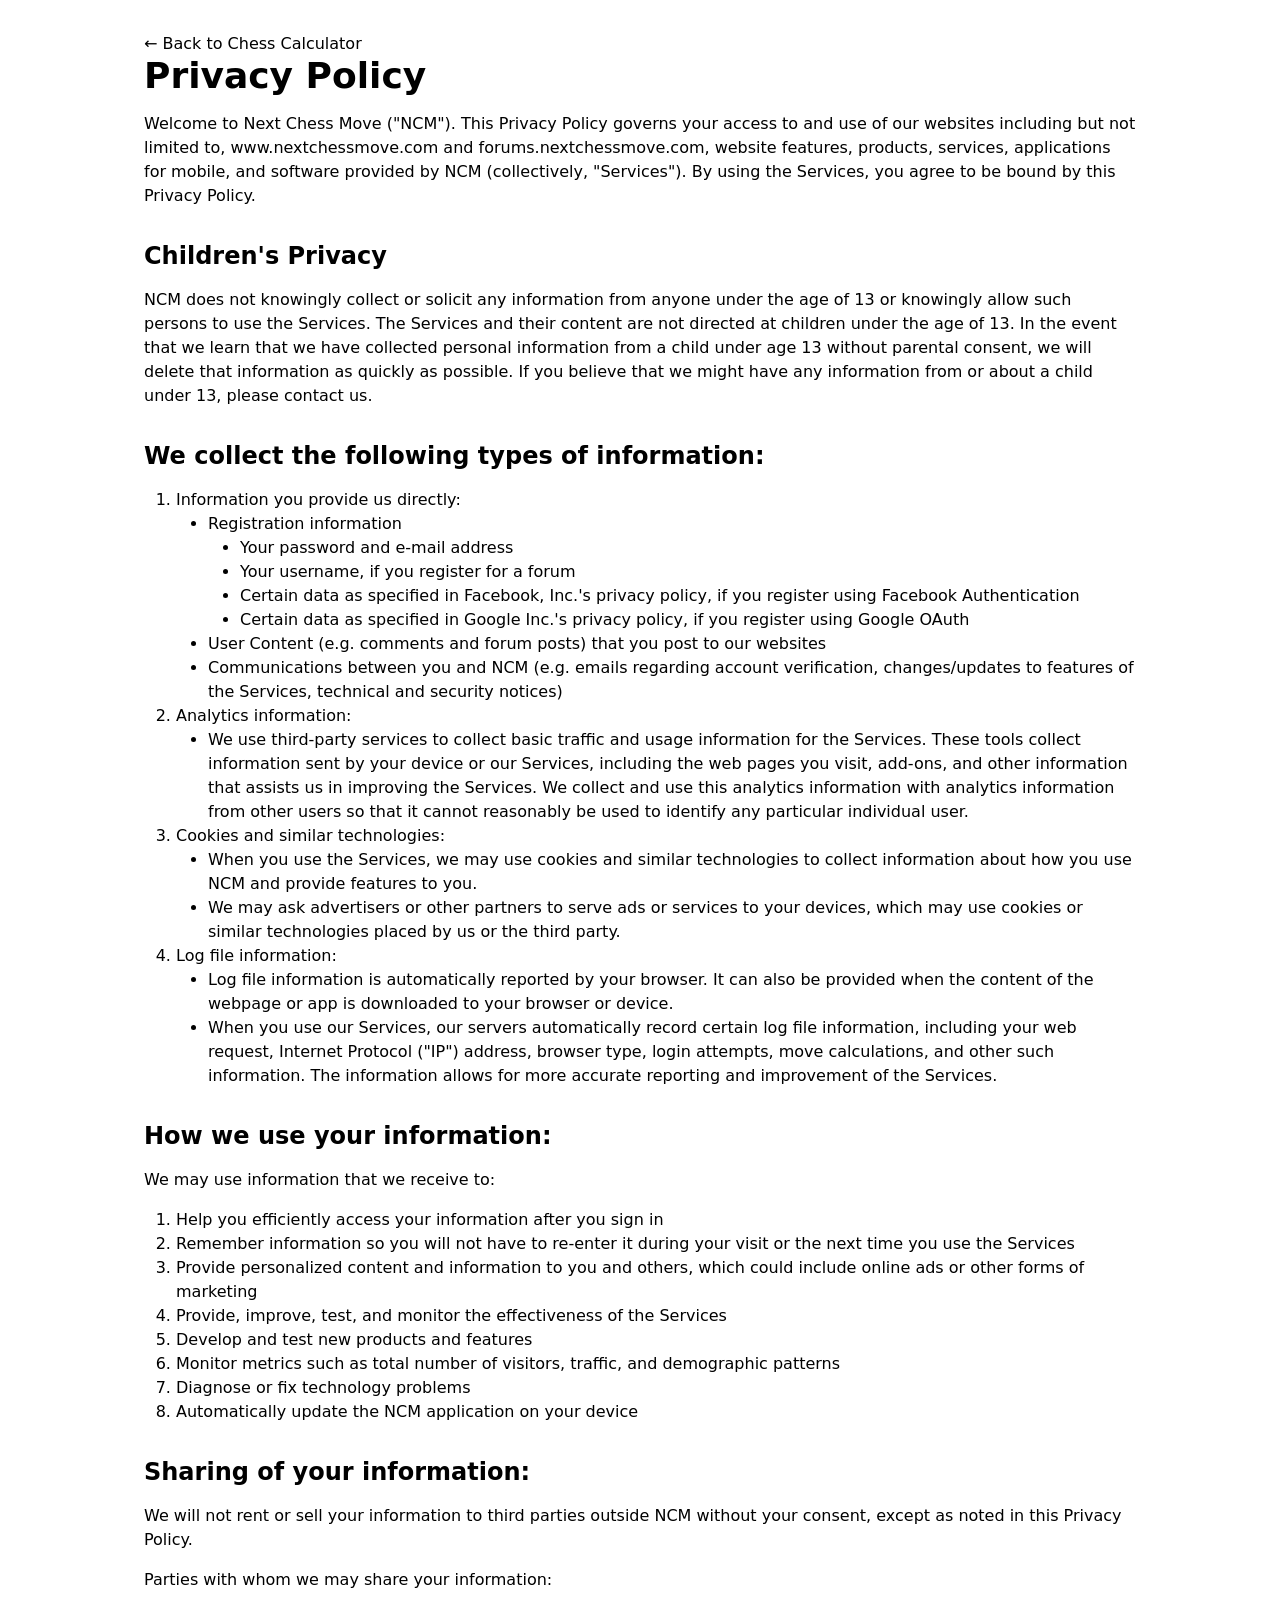
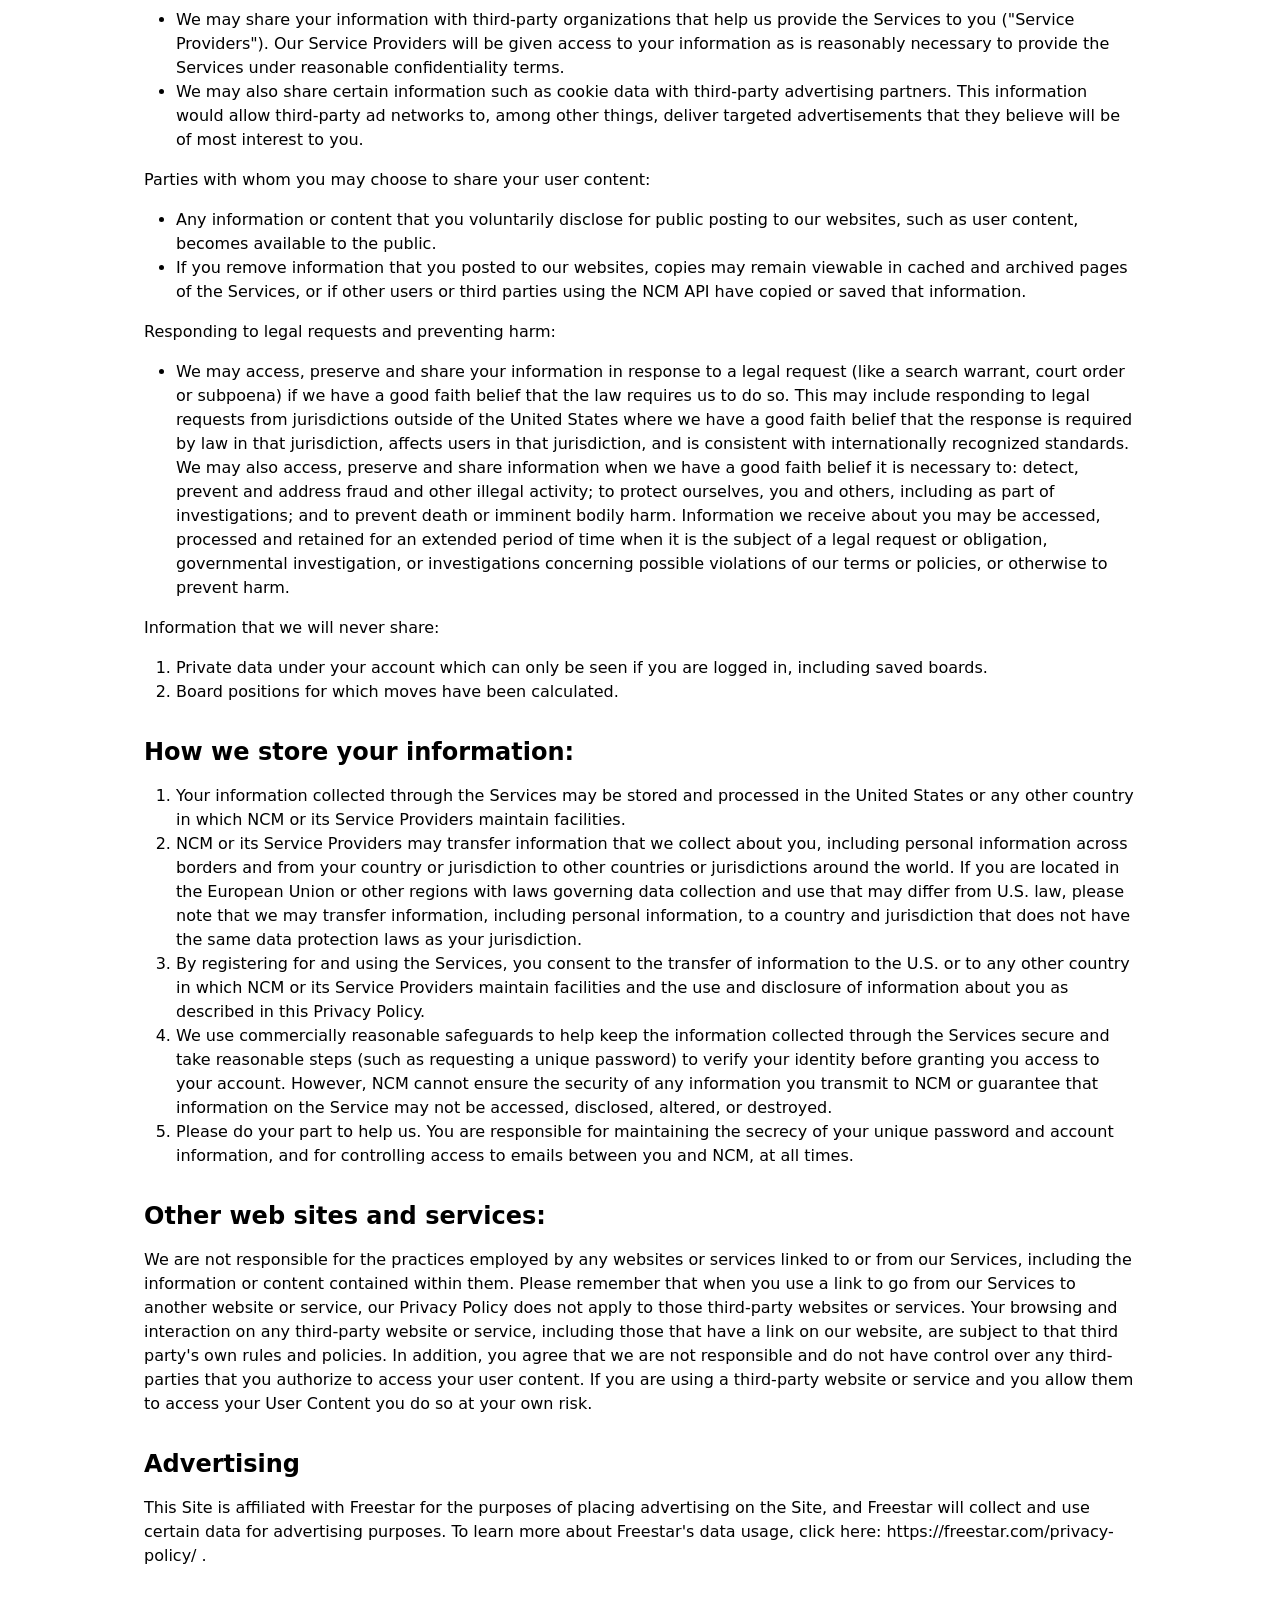
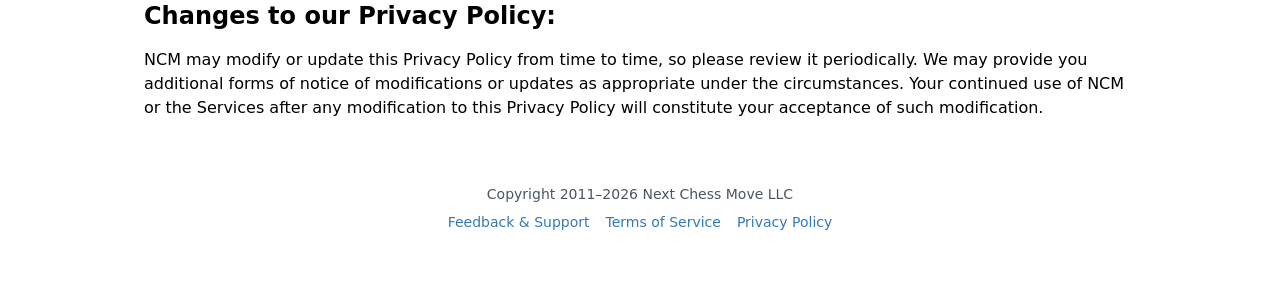
<file: privacy-policy.html>
<!DOCTYPE html>
<html lang="en" class="h-full min-h-screen">
  <head>
    <meta charset="utf-8">
    <meta name="viewport" content="width=device-width, initial-scale=1">
    <meta name="csrf-token" content="VwUrW2dXEyUEHjULJi1EB3o6H1k7S2dz8nik7gpzMhO8tJup1lpkm8J6">

    <title>Next Chess Move: Privacy Policy</title>
    <link rel="stylesheet" href="./assets/app-8afe40f150a121b1a230eb7ae26327d3.css">
    <script>
      function openUserVoice() {
        alert("Feedback widget is not available in local mode.");
      }
    </script>
  </head>
  <body class="min-h-full flex flex-col dark:bg-gray-800 dark:text-gray-300 ">
    <div class="flex-grow pb-16">
<div class="container mx-auto pt-8 px-4">
  <div class="mb-6">
    <a href="./index.html" class="inline-flex items-center text-emerald-600 hover:text-emerald-700 dark:text-emerald-400 font-medium">&larr; Back to Chess Calculator</a>
  </div>
  <h1 class="text-4xl font-bold">Privacy Policy</h1>

  <p class="mt-4">
    Welcome to Next Chess Move ("NCM"). This Privacy Policy governs your
    access to and use of our websites including but not limited to,
    www.nextchessmove.com and forums.nextchessmove.com, website features,
    products, services, applications for mobile, and software provided by
    NCM (collectively, "Services"). By using the Services, you agree to be
    bound by this Privacy Policy.
  </p>

  <h2 class="text-2xl font-bold mt-8">Children's Privacy</h2>

  <p class="mt-4">
    NCM does not knowingly collect or solicit any information from anyone
    under the age of 13 or knowingly allow such persons to use the
    Services. The Services and their content are not directed at children
    under the age of 13.  In the event that we learn that we have collected
    personal information from a child under age 13 without parental
    consent, we will delete that information as quickly as possible. If you
    believe that we might have any information from or about a child under
    13, please contact us.
  </p>

  <h2 class="text-2xl font-bold mt-8">We collect the following types of information:</h2>

  <ol class="mt-4 ml-8 list-decimal">
    <li>
      Information you provide us directly:
      <ul class="ml-8 list-disc">
        <li>
          Registration information
          <ul class="ml-8 list-disc">
            <li>
              Your password and e-mail address
            </li>
            <li>
              Your username, if you register for a forum
            </li>
            <li>
              Certain data as specified in Facebook, Inc.'s privacy policy,
              if you register using Facebook Authentication
            </li>
            <li>
              Certain data as specified in Google Inc.'s privacy policy, if
              you register using Google OAuth
            </li>
          </ul>
        </li>
        <li>
          User Content (e.g. comments and forum posts) that you post to our
          websites
        </li>
        <li>
          Communications between you and NCM (e.g. emails regarding account
          verification, changes/updates to features of the Services,
          technical and security notices)
        </li>
      </ul>
    </li>
    <li>
      Analytics information:
      <ul class="ml-8 list-disc">
        <li>
          We use third-party services to collect basic traffic and usage
          information for the Services. These tools collect information
          sent by your device or our Services, including the web pages you
          visit, add-ons, and other information that assists us in
          improving the Services. We collect and use this analytics
          information with analytics information from other users so that
          it cannot reasonably be used to identify any particular
          individual user.
        </li>
      </ul>
    </li>
    <li>
      Cookies and similar technologies:
      <ul class="ml-8 list-disc">
        <li>
          When you use the Services, we may use cookies and similar
          technologies to collect information about how you use NCM and
          provide features to you.
        </li>
        <li>
          We may ask advertisers or other partners to serve ads or services
          to your devices, which may use cookies or similar technologies
          placed by us or the third party.
        </li>
      </ul>
    </li>
    <li>
      Log file information:
      <ul class="ml-8 list-disc">
        <li>
          Log file information is automatically reported by your browser.
          It can also be provided when the content of the webpage or app is
          downloaded to your browser or device.
        </li>
        <li>
          When you use our Services, our servers automatically record
          certain log file information, including your web request,
          Internet Protocol ("IP") address, browser type, login attempts,
          move calculations, and other such information. The information
          allows for more accurate reporting and improvement of the
          Services.
        </li>
      </ul>
    </li>
  </ol>

  <h2 class="text-2xl font-bold mt-8">How we use your information:</h2>

  <p class="mt-4">
    We may use information that we receive to:
  </p>

  <ol class="mt-4 ml-8 list-decimal">
    <li>
      Help you efficiently access your information after you sign in
    </li>
    <li>
      Remember information so you will not have to re-enter it during your
      visit or the next time you use the Services
    </li>
    <li>
      Provide personalized content and information to you and others, which
      could include online ads or other forms of marketing
    </li>
    <li>
      Provide, improve, test, and monitor the effectiveness of the Services
    </li>
    <li>
      Develop and test new products and features
    </li>
    <li>
      Monitor metrics such as total number of visitors, traffic, and
      demographic patterns
    </li>
    <li>
      Diagnose or fix technology problems
    </li>
    <li>
      Automatically update the NCM application on your device
    </li>
  </ol>

  <h2 class="text-2xl font-bold mt-8">Sharing of your information:</h2>

  <p class="mt-4">
    We will not rent or sell your information to third parties outside NCM
    without your consent, except as noted in this Privacy Policy.
  </p>

  <p class="mt-4">
    Parties with whom we may share your information:
  </p>

  <ol class="mt-4 ml-8 list-disc">
    <li>
      We may share your information with third-party organizations that
      help us provide the Services to you ("Service Providers"). Our
      Service Providers will be given access to your information as is
      reasonably necessary to provide the Services under reasonable
      confidentiality terms.
    </li>
    <li>
      We may also share certain information such as cookie data with
      third-party advertising partners. This information would allow
      third-party ad networks to, among other things, deliver targeted
      advertisements that they believe will be of most interest to you.
    </li>
  </ol>

  <p class="mt-4">
    Parties with whom you may choose to share your user content:
  </p>

  <ol class="mt-4 ml-8 list-disc">
    <li>
      Any information or content that you voluntarily disclose for public
      posting to our websites, such as user content, becomes available to
      the public.
    </li>
    <li>
      If you remove information that you posted to our websites, copies may
      remain viewable in cached and archived pages of the Services, or if
      other users or third parties using the NCM API have copied or saved
      that information.
    </li>
  </ol>

  <p class="mt-4">
    Responding to legal requests and preventing harm:
  </p>

  <ul class="mt-4 ml-8 list-disc">
    <li>
      We may access, preserve and share your information in response to a
      legal request (like a search warrant, court order or subpoena) if we
      have a good faith belief that the law requires us to do so. This may
      include responding to legal requests from jurisdictions outside of
      the United States where we have a good faith belief that the response
      is required by law in that jurisdiction, affects users in that
      jurisdiction, and is consistent with internationally recognized
      standards. We may also access, preserve and share information when we
      have a good faith belief it is necessary to: detect, prevent and
      address fraud and other illegal activity; to protect ourselves, you
      and others, including as part of investigations; and to prevent death
      or imminent bodily harm. Information we receive about you may be
      accessed, processed and retained for an extended period of time when
      it is the subject of a legal request or obligation, governmental
      investigation, or investigations concerning possible violations of
      our terms or policies, or otherwise to prevent harm.
    </li>
  </ul>

  <p class="mt-4">
    Information that we will never share:
  </p>

  <ol class="mt-4 ml-8 list-decimal">
    <li>
      Private data under your account which can only be seen if you are
      logged in, including saved boards.
    </li>
    <li>
      Board positions for which moves have been calculated.
    </li>
  </ol>

  <h2 class="text-2xl font-bold mt-8">How we store your information:</h2>

  <ol class="mt-4 ml-8 list-decimal">
    <li>
      Your information collected through the Services may be stored and
      processed in the United States or any other country in which NCM or
      its Service Providers maintain facilities.
    </li>
    <li>
      NCM or its Service Providers may transfer information that we collect
      about you, including personal information across borders and from
      your country or jurisdiction to other countries or jurisdictions
      around the world.  If you are located in the European Union or other
      regions with laws governing data collection and use that may differ
      from U.S. law, please note that we may transfer information,
      including personal information, to a country and jurisdiction that
      does not have the same data protection laws as your jurisdiction.
    </li>
    <li>
      By registering for and using the Services, you consent to the
      transfer of information to the U.S. or to any other country in which
      NCM or its Service Providers maintain facilities and the use and
      disclosure of information about you as described in this Privacy
      Policy.
    </li>
    <li>
      We use commercially reasonable safeguards to help keep the
      information collected through the Services secure and take reasonable
      steps (such as requesting a unique password) to verify your identity
      before granting you access to your account. However, NCM cannot
      ensure the security of any information you transmit to NCM or
      guarantee that information on the Service may not be accessed,
      disclosed, altered, or destroyed.
    </li>
    <li>
      Please do your part to help us. You are responsible for maintaining
      the secrecy of your unique password and account information, and for
      controlling access to emails between you and NCM, at all times.
    </li>
  </ol>

  <h2 class="text-2xl font-bold mt-8">Other web sites and services:</h2>

  <p class="mt-4">
    We are not responsible for the practices employed by any websites or
    services linked to or from our Services, including the information or
    content contained within them. Please remember that when you use a link
    to go from our Services to another website or service, our Privacy
    Policy does not apply to those third-party websites or services. Your
    browsing and interaction on any third-party website or service,
    including those that have a link on our website, are subject to that
    third party's own rules and policies. In addition, you agree that we
    are not responsible and do not have control over any third-parties that
    you authorize to access your user content. If you are using a
    third-party website or service and you allow them to access your User
    Content you do so at your own risk.
  </p>

  <h2 class="text-2xl font-bold mt-8">Advertising</h2>

  <p class="mt-4">
    This Site is affiliated with Freestar for the purposes of placing
    advertising on the Site, and Freestar will collect and use certain data
    for advertising purposes. To learn more about Freestar's data usage,
    click here: <a href="https://freestar.com/privacy-policy/">
      https://freestar.com/privacy-policy/
    </a>.
  </p>

  <h2 class="text-2xl font-bold mt-8">Changes to our Privacy Policy:</h2>

  <p class="mt-4">
    NCM may modify or update this Privacy Policy from time to time, so
    please review it periodically. We may provide you additional forms of
    notice of modifications or updates as appropriate under the
    circumstances. Your continued use of NCM or the Services after any
    modification to this Privacy Policy will constitute your acceptance of
    such modification.
  </p>
</div>
    </div>

      <div>
        <div class="px-4 pb-8 text-gray-600 dark:text-gray-400 text-sm">
          <div class="text-center">
            Copyright 2011&ndash;2026 Next Chess Move LLC
          </div>
          <div class="mt-2 flex flex-row flex-wrap justify-center gap-x-4 gap-y-1">
            <a class="whitespace-nowrap link" href="javascript:openUserVoice()">
              Feedback & Support
            </a>
            <a class="whitespace-nowrap link" href="./terms-of-service.html">
              Terms of Service
            </a>
            <a class="whitespace-nowrap link" href="./privacy-policy.html">
              Privacy Policy
            </a>
            
            
          </div>
          <div class="text-center mt-2">
            <button class="invisible link" id="pmLink">
              Privacy Preferences
            </button>
          </div>
        </div>
      </div>

  </body>
</html>
</file>
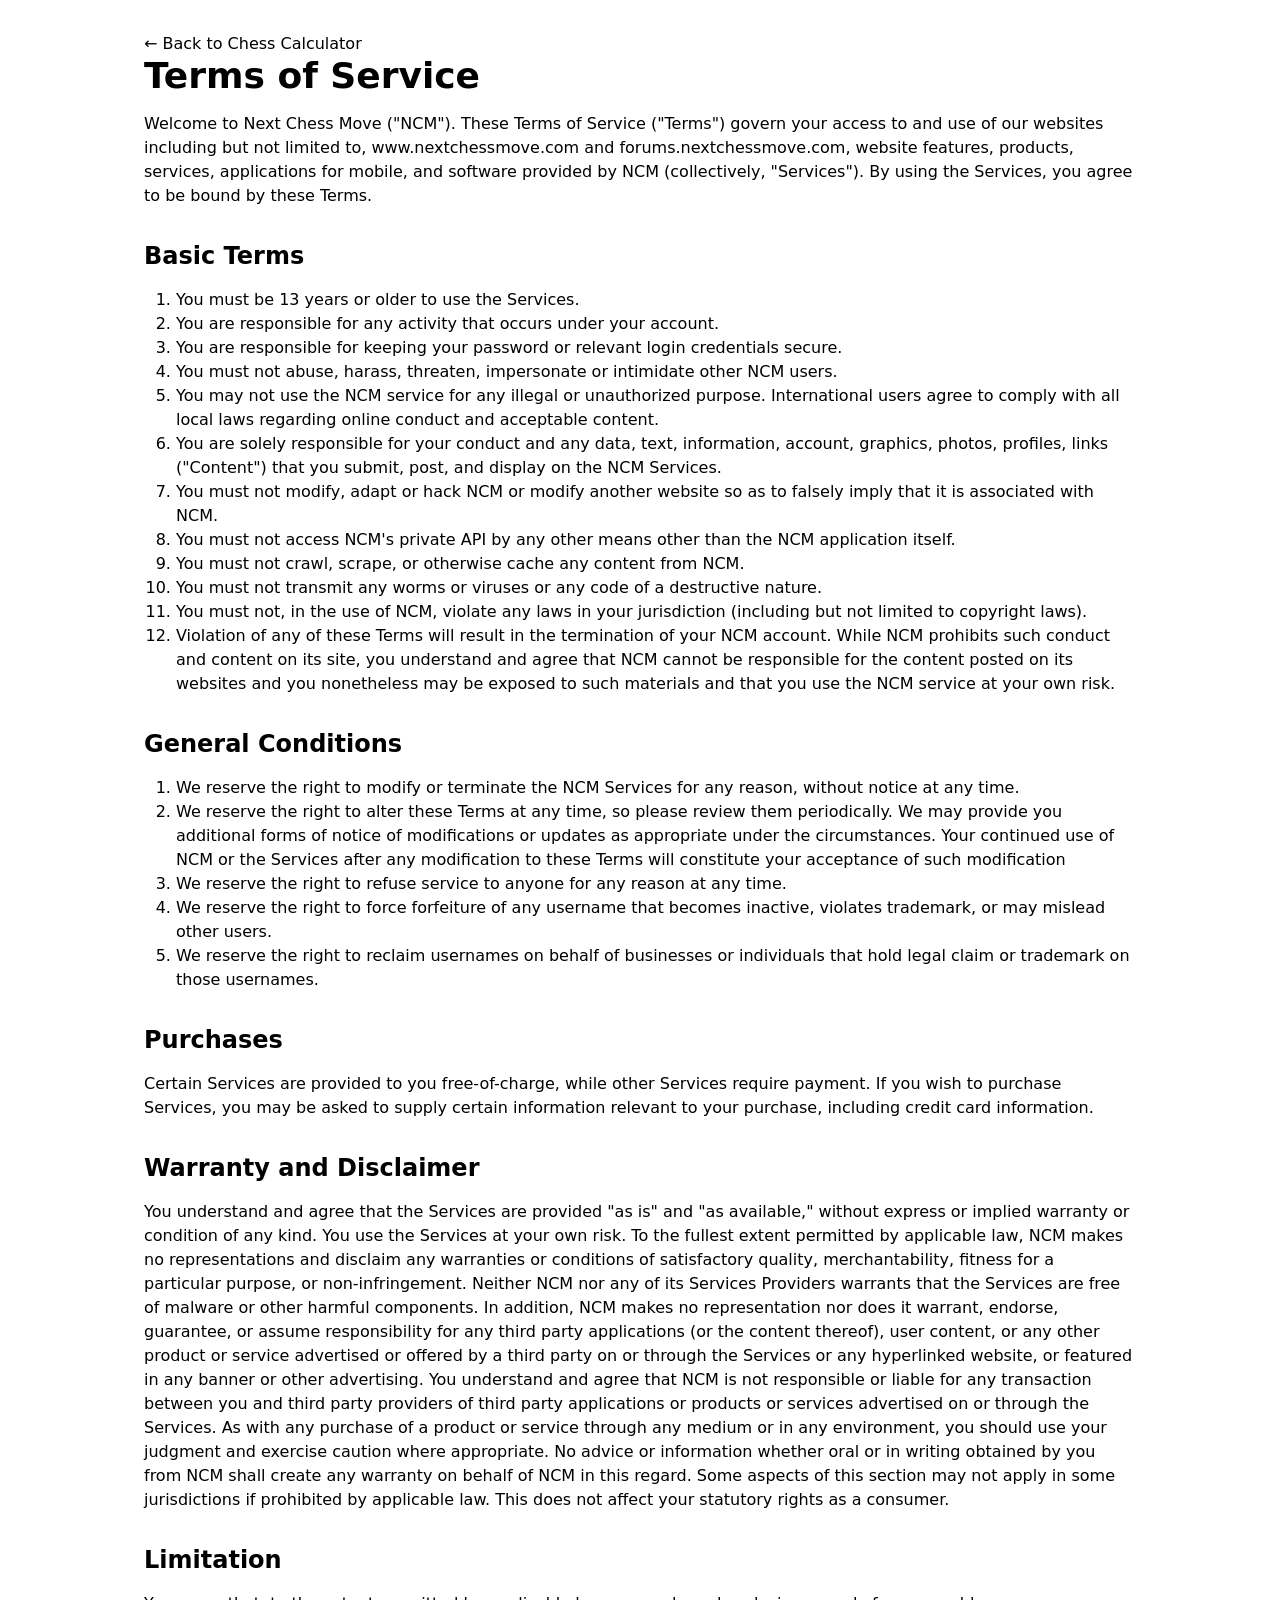
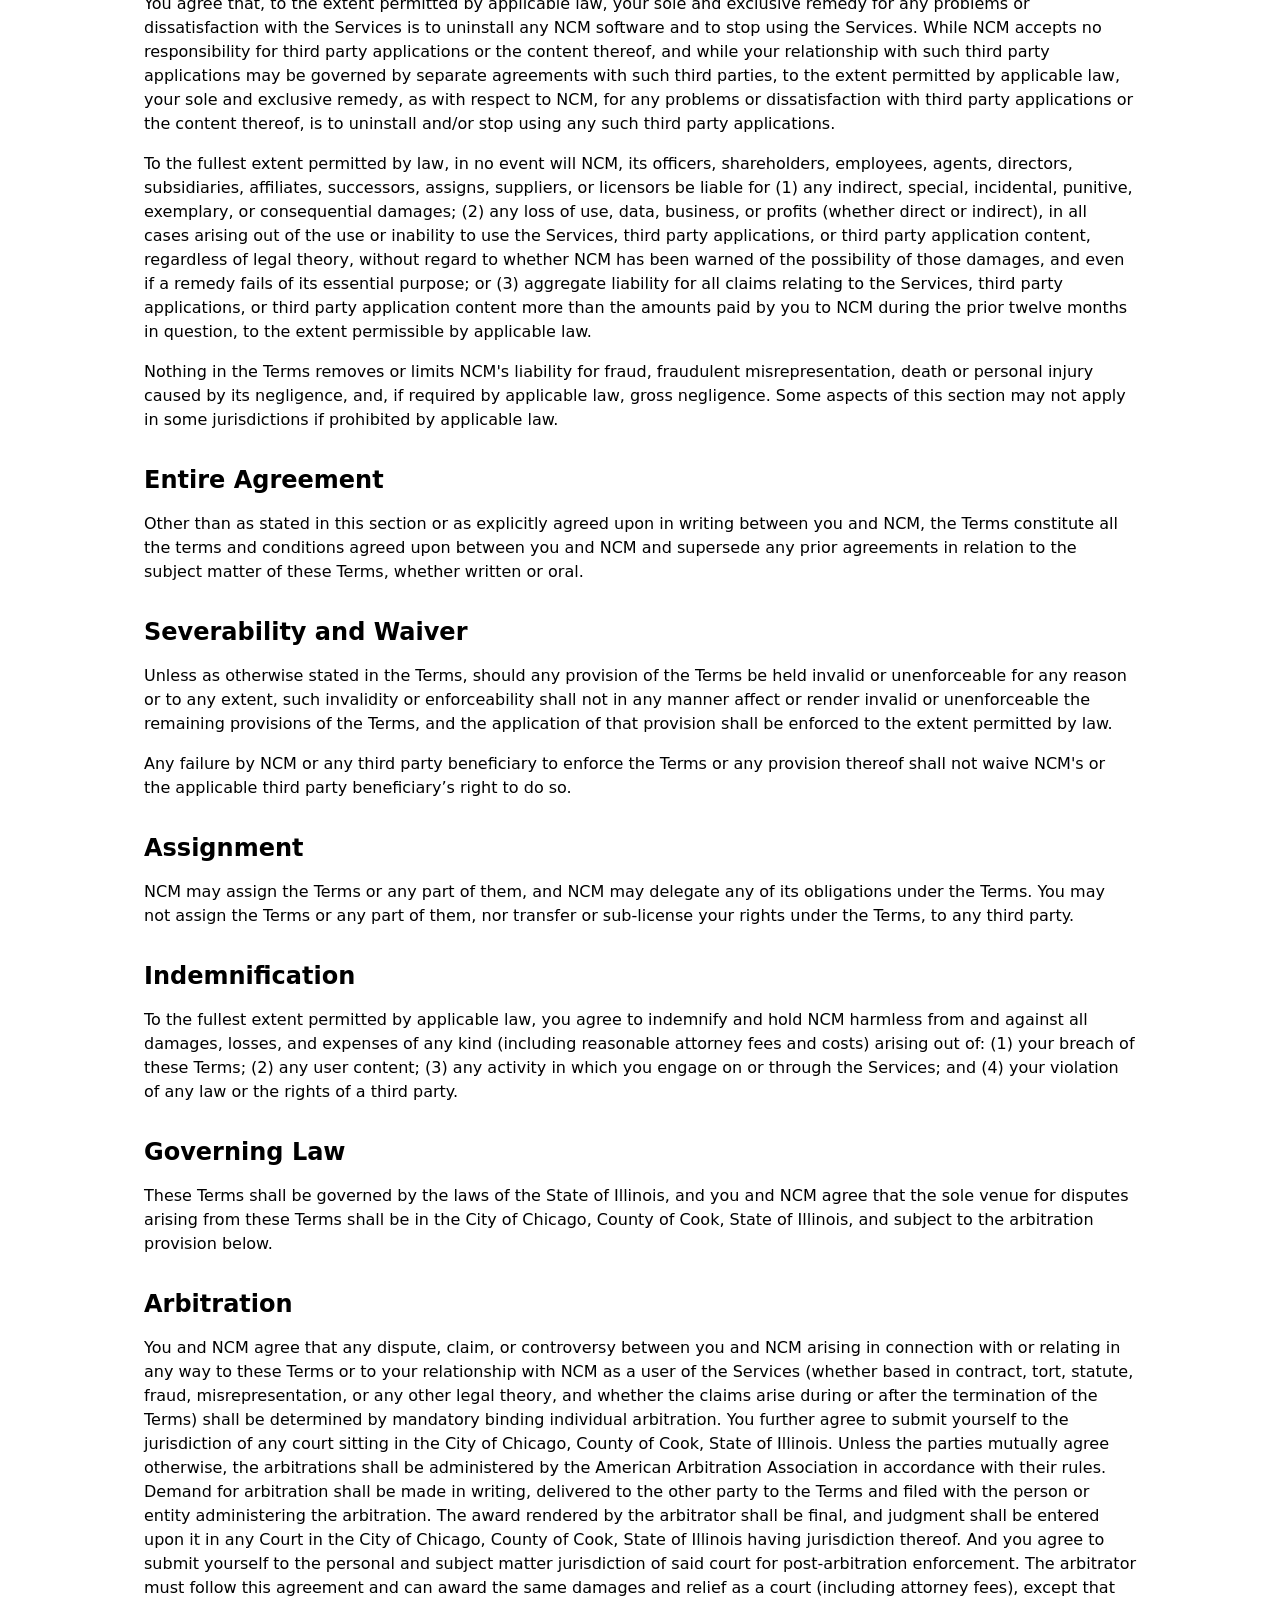
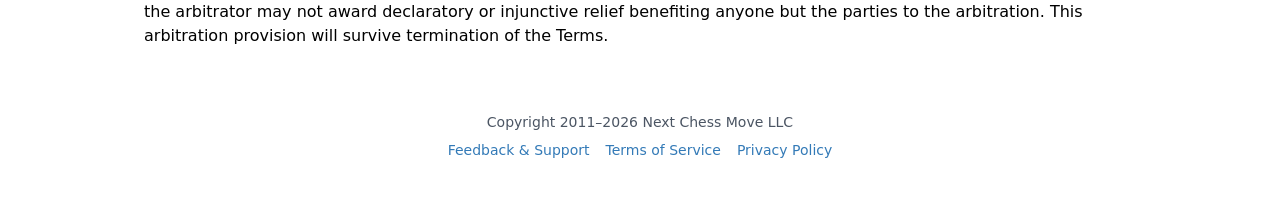
<file: terms-of-service.html>
<!DOCTYPE html>
<html lang="en" class="h-full min-h-screen">
  <head>
    <meta charset="utf-8">
    <meta name="viewport" content="width=device-width, initial-scale=1">
    <meta name="csrf-token" content="Byw_OD5MPj1nRwhIKAEGH3dlOBBKUTAJ2nlQJaQZ6uyxJvTSCRaY94CA">

    <title>Next Chess Move: Terms of Service</title>
    <link rel="stylesheet" href="./assets/app-8afe40f150a121b1a230eb7ae26327d3.css">
    <script>
      function openUserVoice() {
        alert("Feedback widget is not available in local mode.");
      }
    </script>
  </head>
  <body class="min-h-full flex flex-col dark:bg-gray-800 dark:text-gray-300 ">
    <div class="flex-grow pb-16">
<div class="container mx-auto pt-8 px-4">
  <div class="mb-6">
    <a href="./index.html" class="inline-flex items-center text-emerald-600 hover:text-emerald-700 dark:text-emerald-400 font-medium">&larr; Back to Chess Calculator</a>
  </div>
  <h1 class="text-4xl font-bold">Terms of Service</h1>

  <p class="mt-4">
    Welcome to Next Chess Move ("NCM"). These Terms of Service ("Terms")
    govern your access to and use of our websites including but not limited
    to, www.nextchessmove.com and forums.nextchessmove.com, website
    features, products, services, applications for mobile, and software
    provided by NCM (collectively, "Services"). By using the Services, you
    agree to be bound by these Terms.
  </p>

  <h2 class="text-2xl font-bold mt-8">Basic Terms</h2>

  <ol class="mt-4 list-decimal ml-8">
    <li>
      You must be 13 years or older to use the Services.
    </li>
    <li>
      You are responsible for any activity that occurs under your account.
    </li>
    <li>
      You are responsible for keeping your password or relevant login
      credentials secure.
    </li>
    <li>
      You must not abuse, harass, threaten, impersonate or intimidate other
      NCM users.
    </li>
    <li>
      You may not use the NCM service for any illegal or unauthorized
      purpose.  International users agree to comply with all local laws
      regarding online conduct and acceptable content.
    </li>
    <li>
      You are solely responsible for your conduct and any data, text,
      information, account, graphics, photos, profiles, links ("Content")
      that you submit, post, and display on the NCM Services.
    </li>
    <li>
      You must not modify, adapt or hack NCM or modify another website so
      as to falsely imply that it is associated with NCM.
    </li>
    <li>
      You must not access NCM's private API by any other means other than
      the NCM application itself.
    </li>
    <li>
      You must not crawl, scrape, or otherwise cache any content from NCM.
    </li>
    <li>
      You must not transmit any worms or viruses or any code of a
      destructive nature.
    </li>
    <li>
      You must not, in the use of NCM, violate any laws in your
      jurisdiction (including but not limited to copyright laws).
    </li>
    <li>
      Violation of any of these Terms will result in the termination of
      your NCM account. While NCM prohibits such conduct and content on its
      site, you understand and agree that NCM cannot be responsible for the
      content posted on its websites and you nonetheless may be exposed to
      such materials and that you use the NCM service at your own risk.
    </li>
  </ol>

  <h2 class="text-2xl font-bold mt-8">General Conditions</h2>

  <ol class="mt-4 list-decimal ml-8">
    <li>
      We reserve the right to modify or terminate the NCM Services for any
      reason, without notice at any time.
    </li>
    <li>
      We reserve the right to alter these Terms at any time, so please
      review them periodically. We may provide you additional forms of
      notice of modifications or updates as appropriate under the
      circumstances. Your continued use of NCM or the Services after any
      modification to these Terms will constitute your acceptance of such
      modification
    </li>
    <li>
      We reserve the right to refuse service to anyone for any reason at
      any time.
    </li>
    <li>
      We reserve the right to force forfeiture of any username that becomes
      inactive, violates trademark, or may mislead other users.
    </li>
    <li>
      We reserve the right to reclaim usernames on behalf of businesses or
      individuals that hold legal claim or trademark on those usernames.
    </li>
  </ol>

  <h2 class="text-2xl font-bold mt-8">Purchases</h2>

  <p class="mt-4">
    Certain Services are provided to you free-of-charge, while other
    Services require payment. If you wish to purchase Services, you may be
    asked to supply certain information relevant to your purchase,
    including credit card information.
  </p>

  <h2 class="text-2xl font-bold mt-8">Warranty and Disclaimer</h2>

  <p class="mt-4">
    You understand and agree that the Services are provided "as is" and "as
    available," without express or implied warranty or condition of any
    kind. You use the Services at your own risk. To the fullest extent
    permitted by applicable law, NCM makes no representations and disclaim
    any warranties or conditions of satisfactory quality, merchantability,
    fitness for a particular purpose, or non-infringement. Neither NCM nor
    any of its Services Providers warrants that the Services are free of
    malware or other harmful components.  In addition, NCM makes no
    representation nor does it warrant, endorse, guarantee, or assume
    responsibility for any third party applications (or the content
    thereof), user content, or any other product or service advertised or
    offered by a third party on or through the Services or any hyperlinked
    website, or featured in any banner or other advertising. You understand
    and agree that NCM is not responsible or liable for any transaction
    between you and third party providers of third party applications or
    products or services advertised on or through the Services. As with any
    purchase of a product or service through any medium or in any
    environment, you should use your judgment and exercise caution where
    appropriate. No advice or information whether oral or in writing
    obtained by you from NCM shall create any warranty on behalf of NCM in
    this regard. Some aspects of this section may not apply in some
    jurisdictions if prohibited by applicable law. This does not affect
    your statutory rights as a consumer.
  </p>

  <h2 class="text-2xl font-bold mt-8">Limitation</h2>

  <p class="mt-4">
    You agree that, to the extent permitted by applicable law, your sole
    and exclusive remedy for any problems or dissatisfaction with the
    Services is to uninstall any NCM software and to stop using the
    Services. While NCM accepts no responsibility for third party
    applications or the content thereof, and while your relationship with
    such third party applications may be governed by separate agreements
    with such third parties, to the extent permitted by applicable law,
    your sole and exclusive remedy, as with respect to NCM, for any
    problems or dissatisfaction with third party applications or the
    content thereof, is to uninstall and/or stop using any such third party
    applications.
  </p>

  <p class="mt-4">
    To the fullest extent permitted by law, in no event will NCM, its
    officers, shareholders, employees, agents, directors, subsidiaries,
    affiliates, successors, assigns, suppliers, or licensors be liable for
    (1) any indirect, special, incidental, punitive, exemplary, or
    consequential damages; (2) any loss of use, data, business, or profits
    (whether direct or indirect), in all cases arising out of the use or
    inability to use the Services, third party applications, or third party
    application content, regardless of legal theory, without regard to
    whether NCM has been warned of the possibility of those damages, and
    even if a remedy fails of its essential purpose; or (3) aggregate
    liability for all claims relating to the Services, third party
    applications, or third party application content more than the amounts
    paid by you to NCM during the prior twelve months in question, to the
    extent permissible by applicable law.
  </p>

  <p class="mt-4">
    Nothing in the Terms removes or limits NCM's liability for fraud,
    fraudulent misrepresentation, death or personal injury caused by its
    negligence, and, if required by applicable law, gross negligence. Some
    aspects of this section may not apply in some jurisdictions if
    prohibited by applicable law.
  </p>

  <h2 class="text-2xl font-bold mt-8">Entire Agreement</h2>

  <p class="mt-4">
    Other than as stated in this section or as explicitly agreed upon in
    writing between you and NCM, the Terms constitute all the terms and
    conditions agreed upon between you and NCM and supersede any prior
    agreements in relation to the subject matter of these Terms, whether
    written or oral.
  </p>

  <h2 class="text-2xl font-bold mt-8">Severability and Waiver</h2>

  <p class="mt-4">
    Unless as otherwise stated in the Terms, should any provision of the
    Terms be held invalid or unenforceable for any reason or to any extent,
    such invalidity or enforceability shall not in any manner affect or
    render invalid or unenforceable the remaining provisions of the Terms,
    and the application of that provision shall be enforced to the extent
    permitted by law.
  </p>

  <p class="mt-4">
    Any failure by NCM or any third party beneficiary to enforce the Terms
    or any provision thereof shall not waive NCM's or the applicable third
    party beneficiary’s right to do so.
  </p>

  <h2 class="text-2xl font-bold mt-8">Assignment</h2>

  <p class="mt-4">
    NCM may assign the Terms or any part of them, and NCM may delegate any
    of its obligations under the Terms. You may not assign the Terms or any
    part of them, nor transfer or sub-license your rights under the Terms,
    to any third party.
  </p>

  <h2 class="text-2xl font-bold mt-8">Indemnification</h2>

  <p class="mt-4">
    To the fullest extent permitted by applicable law, you agree to
    indemnify and hold NCM harmless from and against all damages, losses,
    and expenses of any kind (including reasonable attorney fees and costs)
    arising out of: (1) your breach of these Terms; (2) any user content;
    (3) any activity in which you engage on or through the Services; and
    (4) your violation of any law or the rights of a third party.
  </p>

  <h2 class="text-2xl font-bold mt-8">Governing Law</h2>

  <p class="mt-4">
    These Terms shall be governed by the laws of the State of Illinois, and
    you and NCM agree that the sole venue for disputes arising from these
    Terms shall be in the City of Chicago, County of Cook, State of
    Illinois, and subject to the arbitration provision below.
  </p>

  <h2 class="text-2xl font-bold mt-8">Arbitration</h2>

  <p class="mt-4">
    You and NCM agree that any dispute, claim, or controversy between you
    and NCM arising in connection with or relating in any way to these
    Terms or to your relationship with NCM as a user of the Services
    (whether based in contract, tort, statute, fraud, misrepresentation, or
    any other legal theory, and whether the claims arise during or after
    the termination of the Terms) shall be determined by mandatory binding
    individual arbitration. You further agree to submit yourself to the
    jurisdiction of any court sitting in the City of Chicago, County of
    Cook, State of Illinois.  Unless the parties mutually agree otherwise,
    the arbitrations shall be administered by the American Arbitration
    Association in accordance with their rules. Demand for arbitration
    shall be made in writing, delivered to the other party to the Terms and
    filed with the person or entity administering the arbitration. The
    award rendered by the arbitrator shall be final, and judgment shall be
    entered upon it in any Court in the City of Chicago, County of Cook,
    State of Illinois having jurisdiction thereof.  And you agree to submit
    yourself to the personal and subject matter jurisdiction of said court
    for post-arbitration enforcement. The arbitrator must follow this
    agreement and can award the same damages and relief as a court
    (including attorney fees), except that the arbitrator may not award
    declaratory or injunctive relief benefiting anyone but the parties to
    the arbitration. This arbitration provision will survive termination of
    the Terms.
  </p>
</div>
    </div>

      <div>
        <div class="px-4 pb-8 text-gray-600 dark:text-gray-400 text-sm">
          <div class="text-center">
            Copyright 2011&ndash;2026 Next Chess Move LLC
          </div>
          <div class="mt-2 flex flex-row flex-wrap justify-center gap-x-4 gap-y-1">
            <a class="whitespace-nowrap link" href="javascript:openUserVoice()">
              Feedback & Support
            </a>
            <a class="whitespace-nowrap link" href="./terms-of-service.html">
              Terms of Service
            </a>
            <a class="whitespace-nowrap link" href="./privacy-policy.html">
              Privacy Policy
            </a>
            
            
          </div>
          <div class="text-center mt-2">
            <button class="invisible link" id="pmLink">
              Privacy Preferences
            </button>
          </div>
        </div>
      </div>

  </body>
</html>
</file>
<file: assets/app-8afe40f150a121b1a230eb7ae26327d3.css>
/*! tailwindcss v3.1.8 | MIT License | https://tailwindcss.com*/*,:after,:before{border:0 solid #e5e7eb;box-sizing:border-box}:after,:before{--tw-content:""}html{-webkit-text-size-adjust:100%;font-family:ui-sans-serif,system-ui,-apple-system,BlinkMacSystemFont,Segoe UI,Roboto,Helvetica Neue,Arial,Noto Sans,sans-serif,Apple Color Emoji,Segoe UI Emoji,Segoe UI Symbol,Noto Color Emoji;line-height:1.5;-moz-tab-size:4;-o-tab-size:4;tab-size:4}body{line-height:inherit;margin:0}hr{border-top-width:1px;color:inherit;height:0}abbr:where([title]){-webkit-text-decoration:underline dotted;text-decoration:underline dotted}h1,h2,h3,h4,h5,h6{font-size:inherit;font-weight:inherit}a{color:inherit;text-decoration:inherit}b,strong{font-weight:bolder}code,kbd,pre,samp{font-family:ui-monospace,SFMono-Regular,Menlo,Monaco,Consolas,Liberation Mono,Courier New,monospace;font-size:1em}small{font-size:80%}sub,sup{font-size:75%;line-height:0;position:relative;vertical-align:initial}sub{bottom:-.25em}sup{top:-.5em}table{border-collapse:collapse;border-color:inherit;text-indent:0}button,input,optgroup,select,textarea{color:inherit;font-family:inherit;font-size:100%;font-weight:inherit;line-height:inherit;margin:0;padding:0}button,select{text-transform:none}[type=button],[type=reset],[type=submit],button{-webkit-appearance:button;background-color:initial;background-image:none}:-moz-focusring{outline:auto}:-moz-ui-invalid{box-shadow:none}progress{vertical-align:initial}::-webkit-inner-spin-button,::-webkit-outer-spin-button{height:auto}[type=search]{-webkit-appearance:textfield;outline-offset:-2px}::-webkit-search-decoration{-webkit-appearance:none}::-webkit-file-upload-button{-webkit-appearance:button;font:inherit}summary{display:list-item}blockquote,dd,dl,figure,h1,h2,h3,h4,h5,h6,hr,p,pre{margin:0}fieldset{margin:0}fieldset,legend{padding:0}menu,ol,ul{list-style:none;margin:0;padding:0}textarea{resize:vertical}input::-moz-placeholder,textarea::-moz-placeholder{color:#9ca3af;opacity:1}input::placeholder,textarea::placeholder{color:#9ca3af;opacity:1}[role=button],button{cursor:pointer}:disabled{cursor:default}audio,canvas,embed,iframe,img,object,svg,video{display:block;vertical-align:middle}img,video{height:auto;max-width:100%}*,:after,:before{--tw-border-spacing-x:0;--tw-border-spacing-y:0;--tw-translate-x:0;--tw-translate-y:0;--tw-rotate:0;--tw-skew-x:0;--tw-skew-y:0;--tw-scale-x:1;--tw-scale-y:1;--tw-pan-x: ;--tw-pan-y: ;--tw-pinch-zoom: ;--tw-scroll-snap-strictness:proximity;--tw-ordinal: ;--tw-slashed-zero: ;--tw-numeric-figure: ;--tw-numeric-spacing: ;--tw-numeric-fraction: ;--tw-ring-inset: ;--tw-ring-offset-width:0px;--tw-ring-offset-color:#fff;--tw-ring-color:rgba(59,130,246,.5);--tw-ring-offset-shadow:0 0 #0000;--tw-ring-shadow:0 0 #0000;--tw-shadow:0 0 #0000;--tw-shadow-colored:0 0 #0000;--tw-blur: ;--tw-brightness: ;--tw-contrast: ;--tw-grayscale: ;--tw-hue-rotate: ;--tw-invert: ;--tw-saturate: ;--tw-sepia: ;--tw-drop-shadow: ;--tw-backdrop-blur: ;--tw-backdrop-brightness: ;--tw-backdrop-contrast: ;--tw-backdrop-grayscale: ;--tw-backdrop-hue-rotate: ;--tw-backdrop-invert: ;--tw-backdrop-opacity: ;--tw-backdrop-saturate: ;--tw-backdrop-sepia: }::-webkit-backdrop{--tw-border-spacing-x:0;--tw-border-spacing-y:0;--tw-translate-x:0;--tw-translate-y:0;--tw-rotate:0;--tw-skew-x:0;--tw-skew-y:0;--tw-scale-x:1;--tw-scale-y:1;--tw-pan-x: ;--tw-pan-y: ;--tw-pinch-zoom: ;--tw-scroll-snap-strictness:proximity;--tw-ordinal: ;--tw-slashed-zero: ;--tw-numeric-figure: ;--tw-numeric-spacing: ;--tw-numeric-fraction: ;--tw-ring-inset: ;--tw-ring-offset-width:0px;--tw-ring-offset-color:#fff;--tw-ring-color:rgba(59,130,246,.5);--tw-ring-offset-shadow:0 0 #0000;--tw-ring-shadow:0 0 #0000;--tw-shadow:0 0 #0000;--tw-shadow-colored:0 0 #0000;--tw-blur: ;--tw-brightness: ;--tw-contrast: ;--tw-grayscale: ;--tw-hue-rotate: ;--tw-invert: ;--tw-saturate: ;--tw-sepia: ;--tw-drop-shadow: ;--tw-backdrop-blur: ;--tw-backdrop-brightness: ;--tw-backdrop-contrast: ;--tw-backdrop-grayscale: ;--tw-backdrop-hue-rotate: ;--tw-backdrop-invert: ;--tw-backdrop-opacity: ;--tw-backdrop-saturate: ;--tw-backdrop-sepia: }::backdrop{--tw-border-spacing-x:0;--tw-border-spacing-y:0;--tw-translate-x:0;--tw-translate-y:0;--tw-rotate:0;--tw-skew-x:0;--tw-skew-y:0;--tw-scale-x:1;--tw-scale-y:1;--tw-pan-x: ;--tw-pan-y: ;--tw-pinch-zoom: ;--tw-scroll-snap-strictness:proximity;--tw-ordinal: ;--tw-slashed-zero: ;--tw-numeric-figure: ;--tw-numeric-spacing: ;--tw-numeric-fraction: ;--tw-ring-inset: ;--tw-ring-offset-width:0px;--tw-ring-offset-color:#fff;--tw-ring-color:rgba(59,130,246,.5);--tw-ring-offset-shadow:0 0 #0000;--tw-ring-shadow:0 0 #0000;--tw-shadow:0 0 #0000;--tw-shadow-colored:0 0 #0000;--tw-blur: ;--tw-brightness: ;--tw-contrast: ;--tw-grayscale: ;--tw-hue-rotate: ;--tw-invert: ;--tw-saturate: ;--tw-sepia: ;--tw-drop-shadow: ;--tw-backdrop-blur: ;--tw-backdrop-brightness: ;--tw-backdrop-contrast: ;--tw-backdrop-grayscale: ;--tw-backdrop-hue-rotate: ;--tw-backdrop-invert: ;--tw-backdrop-opacity: ;--tw-backdrop-saturate: ;--tw-backdrop-sepia: }.container{width:100%}@media (min-width:640px){.container{max-width:640px}}@media (min-width:768px){.container{max-width:768px}}@media (min-width:1024px){.container{max-width:1024px}}input[type=checkbox]:focus,input[type=radio]:focus{--tw-ring-offset-shadow:var(--tw-ring-inset) 0 0 0 var(--tw-ring-offset-width) var(--tw-ring-offset-color);--tw-ring-shadow:var(--tw-ring-inset) 0 0 0 calc(var(--tw-ring-offset-width)) var(--tw-ring-color);--tw-ring-offset-width:0px;box-shadow:var(--tw-ring-offset-shadow),var(--tw-ring-shadow),var(--tw-shadow,0 0 #0000)}.dark select{--tw-text-opacity:1;color:rgb(31 41 55/var(--tw-text-opacity))}.dark input[type=checkbox],.dark input[type=radio],.dark select{--tw-brightness:brightness(.9);filter:var(--tw-blur) var(--tw-brightness) var(--tw-contrast) var(--tw-grayscale) var(--tw-hue-rotate) var(--tw-invert) var(--tw-saturate) var(--tw-sepia) var(--tw-drop-shadow)}.dark input[type=text],.dark textarea{--tw-bg-opacity:1;--tw-text-opacity:1;background-color:rgb(107 114 128/var(--tw-bg-opacity));color:rgb(243 244 246/var(--tw-text-opacity))}.link{color:rgb(51 122 183/var(--tw-text-opacity))}.dark .link,.link{--tw-text-opacity:1}.dark .link{color:rgb(120 172 217/var(--tw-text-opacity))}.btn{border-radius:.375rem;font-weight:700;padding:.25rem 1rem}.btn-blue{--tw-bg-opacity:1;--tw-text-opacity:1;background-color:rgb(51 122 183/var(--tw-bg-opacity));color:rgb(255 255 255/var(--tw-text-opacity))}.dark .btn-blue{--tw-text-opacity:1;color:rgb(243 244 246/var(--tw-text-opacity))}.btn.disabled{--tw-brightness:brightness(.75);filter:var(--tw-blur) var(--tw-brightness) var(--tw-contrast) var(--tw-grayscale) var(--tw-hue-rotate) var(--tw-invert) var(--tw-saturate) var(--tw-sepia) var(--tw-drop-shadow)}.alert{border-radius:.375rem;border-width:1px;padding:.5rem 1rem}.alert .alert-link{color:inherit;font-weight:700}.alert.alert-success{background-color:#dff0d8;border-color:#d6e9c6;color:#3c763d}.alert.alert-info{background-color:#d9edf7;border-color:#bce8f1;color:#31708f}.alert.alert-danger{background-color:#f2dede;border-color:#ebccd1;color:#a94442}.table-rounded-lg{--tw-border-spacing-x:0px;--tw-border-spacing-y:0px;border-collapse:initial;border-spacing:var(--tw-border-spacing-x) var(--tw-border-spacing-y)}.table-rounded-lg thead th:first-child{border-top-left-radius:.5rem}.table-rounded-lg thead th:last-child{border-top-right-radius:.5rem}.table-rounded-lg tr>*{border-top-width:1px}.table-rounded-lg tr>:first-child{border-left-width:1px}.table-rounded-lg tr>:last-child{border-right-width:1px}.table-rounded-lg tbody tr:last-child *{border-bottom-width:1px}.table-rounded-lg tbody tr:last-child :first-child{border-bottom-left-radius:.5rem}.table-rounded-lg tbody tr:last-child :last-child{border-bottom-right-radius:.5rem}.pointer-events-none{pointer-events:none}.visible{visibility:visible}.\!visible{visibility:visible!important}.invisible{visibility:hidden}.static{position:static}.fixed{position:fixed}.absolute{position:absolute}.relative{position:relative}.inset-0{bottom:0;left:0;right:0;top:0}.top-0{top:0}.bottom-0{bottom:0}.left-0{left:0}.right-0{right:0}.isolate{isolation:isolate}.order-1{order:1}.order-2{order:2}.float-right{float:right}.-m-2{margin:-.5rem}.-m-1{margin:-.25rem}.mx-auto{margin-left:auto;margin-right:auto}.my-1{margin-bottom:.25rem;margin-top:.25rem}.-mx-4{margin-left:-1rem;margin-right:-1rem}.mx-px{margin-left:1px;margin-right:1px}.mx-2{margin-left:.5rem;margin-right:.5rem}.-mx-2{margin-left:-.5rem;margin-right:-.5rem}.my-2{margin-bottom:.5rem;margin-top:.5rem}.mx-0\.5{margin-left:.125rem;margin-right:.125rem}.mx-0{margin-left:0;margin-right:0}.mx-1{margin-left:.25rem;margin-right:.25rem}.mx-4{margin-left:1rem;margin-right:1rem}.mt-8{margin-top:2rem}.mt-6{margin-top:1.5rem}.mt-4{margin-top:1rem}.mt-1{margin-top:.25rem}.ml-4{margin-left:1rem}.ml-2{margin-left:.5rem}.mt-2{margin-top:.5rem}.mt-10{margin-top:2.5rem}.mt-12{margin-top:3rem}.mt-3{margin-top:.75rem}.ml-8{margin-left:2rem}.-mb-\[2px\]{margin-bottom:-2px}.mt-\[50px\]{margin-top:50px}.ml-\[20px\]{margin-left:20px}.mr-2{margin-right:.5rem}.mt-0\.5{margin-top:.125rem}.mt-0{margin-top:0}.mt-1\.5{margin-top:.375rem}.block{display:block}.inline-block{display:inline-block}.inline{display:inline}.flex{display:flex}.inline-flex{display:inline-flex}.table{display:table}.contents{display:contents}.hidden{display:none}.h-5{height:1.25rem}.h-full{height:100%}.h-\[400px\]{height:400px}.h-\[250px\]{height:250px}.h-\[100px\]{height:100px}.h-\[123px\]{height:123px}.h-\[2px\]{height:2px}.h-4,.h-\[1rem\]{height:1rem}.h-\[0\.1px\]{height:.1px}.h-\[150px\]{height:150px}.h-\[18px\]{height:18px}.h-\[1em\]{height:1em}.min-h-screen{min-height:100vh}.min-h-full{min-height:100%}.min-h-\[80px\]{min-height:80px}.w-full{width:100%}.w-5{width:1.25rem}.w-\[calc\(50vw-495px\)\]{width:calc(50vw - 495px)}.w-\[990px\]{width:990px}.w-\[412px\]{width:412px}.w-\[259px\]{width:259px}.w-\[612px\]{width:612px}.w-4,.w-\[1rem\]{width:1rem}.w-\[0\.1px\]{width:.1px}.w-\[85\%\]{width:85%}.w-0{width:0}.w-\[50px\]{width:50px}.w-\[120px\]{width:120px}.min-w-\[35px\]{min-width:35px}.min-w-\[6rem\]{min-width:6rem}.max-w-md{max-width:28rem}.max-w-xl{max-width:36rem}.max-w-lg{max-width:32rem}.max-w-full{max-width:100%}.flex-1{flex:1 1 0%}.shrink-0{flex-shrink:0}.flex-grow{flex-grow:1}.transform{transform:translate(var(--tw-translate-x),var(--tw-translate-y)) rotate(var(--tw-rotate)) skewX(var(--tw-skew-x)) skewY(var(--tw-skew-y)) scaleX(var(--tw-scale-x)) scaleY(var(--tw-scale-y))}.cursor-pointer{cursor:pointer}.select-none{-webkit-user-select:none;-moz-user-select:none;user-select:none}.resize{resize:both}.list-decimal{list-style-type:decimal}.list-disc{list-style-type:disc}.flex-row{flex-direction:row}.flex-col{flex-direction:column}.flex-wrap{flex-wrap:wrap}.flex-nowrap{flex-wrap:nowrap}.items-end{align-items:flex-end}.items-center{align-items:center}.items-baseline{align-items:baseline}.items-stretch{align-items:stretch}.justify-end{justify-content:flex-end}.justify-center{justify-content:center}.justify-between{justify-content:space-between}.justify-around{justify-content:space-around}.gap-x-4{-moz-column-gap:1rem;column-gap:1rem}.gap-y-1{row-gap:.25rem}.space-y-4>:not([hidden])~:not([hidden]){--tw-space-y-reverse:0;margin-bottom:calc(1rem*var(--tw-space-y-reverse));margin-top:calc(1rem*(1 - var(--tw-space-y-reverse)))}.space-x-4>:not([hidden])~:not([hidden]){--tw-space-x-reverse:0;margin-left:calc(1rem*(1 - var(--tw-space-x-reverse)));margin-right:calc(1rem*var(--tw-space-x-reverse))}.space-x-12>:not([hidden])~:not([hidden]){--tw-space-x-reverse:0;margin-left:calc(3rem*(1 - var(--tw-space-x-reverse)));margin-right:calc(3rem*var(--tw-space-x-reverse))}.space-x-3>:not([hidden])~:not([hidden]){--tw-space-x-reverse:0;margin-left:calc(.75rem*(1 - var(--tw-space-x-reverse)));margin-right:calc(.75rem*var(--tw-space-x-reverse))}.space-x-2>:not([hidden])~:not([hidden]){--tw-space-x-reverse:0;margin-left:calc(.5rem*(1 - var(--tw-space-x-reverse)));margin-right:calc(.5rem*var(--tw-space-x-reverse))}.space-y-0\.5>:not([hidden])~:not([hidden]){--tw-space-y-reverse:0;margin-bottom:calc(.125rem*var(--tw-space-y-reverse));margin-top:calc(.125rem*(1 - var(--tw-space-y-reverse)))}.space-y-0>:not([hidden])~:not([hidden]){--tw-space-y-reverse:0;margin-bottom:calc(0px*var(--tw-space-y-reverse));margin-top:calc(0px*(1 - var(--tw-space-y-reverse)))}.space-y-1>:not([hidden])~:not([hidden]){--tw-space-y-reverse:0;margin-bottom:calc(.25rem*var(--tw-space-y-reverse));margin-top:calc(.25rem*(1 - var(--tw-space-y-reverse)))}.space-y-1\.5>:not([hidden])~:not([hidden]){--tw-space-y-reverse:0;margin-bottom:calc(.375rem*var(--tw-space-y-reverse));margin-top:calc(.375rem*(1 - var(--tw-space-y-reverse)))}.space-y-2>:not([hidden])~:not([hidden]){--tw-space-y-reverse:0;margin-bottom:calc(.5rem*var(--tw-space-y-reverse));margin-top:calc(.5rem*(1 - var(--tw-space-y-reverse)))}.overflow-hidden{overflow:hidden}.overflow-visible{overflow:visible}.truncate{overflow:hidden;text-overflow:ellipsis}.truncate,.whitespace-nowrap{white-space:nowrap}.whitespace-pre-wrap{white-space:pre-wrap}.break-normal{overflow-wrap:normal;word-break:normal}.break-all{word-break:break-all}.rounded-lg{border-radius:.5rem}.rounded{border-radius:.25rem}.rounded-md{border-radius:.375rem}.rounded-sm{border-radius:.125rem}.border{border-width:1px}.border-2{border-width:2px}.border-t{border-top-width:1px}.border-b{border-bottom-width:1px}.border-l{border-left-width:1px}.border-r{border-right-width:1px}.border-gray-600{--tw-border-opacity:1;border-color:rgb(75 85 99/var(--tw-border-opacity))}.border-red-400{--tw-border-opacity:1;border-color:rgb(248 113 113/var(--tw-border-opacity))}.border-yellow-600{--tw-border-opacity:1;border-color:rgb(202 138 4/var(--tw-border-opacity))}.border-gray-400{--tw-border-opacity:1;border-color:rgb(156 163 175/var(--tw-border-opacity))}.border-gray-300{--tw-border-opacity:1;border-color:rgb(209 213 219/var(--tw-border-opacity))}.border-blue-600{--tw-border-opacity:1;border-color:rgb(37 99 235/var(--tw-border-opacity))}.border-transparent{border-color:transparent}.border-ncm-blue{--tw-border-opacity:1;border-color:rgb(51 122 183/var(--tw-border-opacity))}.border-zinc-400{--tw-border-opacity:1;border-color:rgb(161 161 170/var(--tw-border-opacity))}.border-\[\#2e6da4\]{--tw-border-opacity:1;border-color:rgb(46 109 164/var(--tw-border-opacity))}.border-ncm-green{--tw-border-opacity:1;border-color:rgb(68 157 68/var(--tw-border-opacity))}.bg-white{--tw-bg-opacity:1;background-color:rgb(255 255 255/var(--tw-bg-opacity))}.bg-ncm-blue{--tw-bg-opacity:1;background-color:rgb(51 122 183/var(--tw-bg-opacity))}.bg-yellow-100{--tw-bg-opacity:1;background-color:rgb(254 249 195/var(--tw-bg-opacity))}.bg-gray-50{--tw-bg-opacity:1;background-color:rgb(249 250 251/var(--tw-bg-opacity))}.bg-blue-100{--tw-bg-opacity:1;background-color:rgb(219 234 254/var(--tw-bg-opacity))}.bg-gray-200{--tw-bg-opacity:1;background-color:rgb(229 231 235/var(--tw-bg-opacity))}.bg-gray-100{--tw-bg-opacity:1;background-color:rgb(243 244 246/var(--tw-bg-opacity))}.bg-gray-300{--tw-bg-opacity:1;background-color:rgb(209 213 219/var(--tw-bg-opacity))}.bg-red-600{--tw-bg-opacity:1;background-color:rgb(220 38 38/var(--tw-bg-opacity))}.bg-\[\#dff0d8\]{--tw-bg-opacity:1;background-color:rgb(223 240 216/var(--tw-bg-opacity))}.bg-ncm-green{--tw-bg-opacity:1;background-color:rgb(68 157 68/var(--tw-bg-opacity))}.bg-gradient-to-b{background-image:linear-gradient(to bottom,var(--tw-gradient-stops))}.from-zinc-50{--tw-gradient-from:#fafafa;--tw-gradient-to:hsla(0,0%,98%,0);--tw-gradient-stops:var(--tw-gradient-from),var(--tw-gradient-to)}.to-zinc-200{--tw-gradient-to:#e4e4e7}.fill-ncm-blue{fill:#337ab7}.stroke-current{stroke:currentColor}.p-6{padding:1.5rem}.p-2{padding:.5rem}.p-8{padding:2rem}.p-4{padding:1rem}.p-1{padding:.25rem}.p-\[5px\]{padding:5px}.px-4{padding-left:1rem;padding-right:1rem}.px-3{padding-left:.75rem;padding-right:.75rem}.py-2{padding-bottom:.5rem;padding-top:.5rem}.py-\[7px\]{padding-bottom:7px;padding-top:7px}.px-\[11px\]{padding-left:11px;padding-right:11px}.px-2{padding-left:.5rem;padding-right:.5rem}.py-1{padding-bottom:.25rem;padding-top:.25rem}.py-8{padding-bottom:2rem;padding-top:2rem}.px-8{padding-left:2rem;padding-right:2rem}.py-3{padding-bottom:.75rem;padding-top:.75rem}.px-\[4px\]{padding-left:4px;padding-right:4px}.py-\[2px\]{padding-bottom:2px;padding-top:2px}.py-4{padding-bottom:1rem;padding-top:1rem}.px-\[10px\]{padding-left:10px;padding-right:10px}.px-\[16px\]{padding-left:16px;padding-right:16px}.px-0\.5{padding-left:.125rem;padding-right:.125rem}.px-0{padding-left:0;padding-right:0}.px-1{padding-left:.25rem;padding-right:.25rem}.py-0\.5{padding-bottom:.125rem;padding-top:.125rem}.py-0{padding-bottom:0;padding-top:0}.py-1\.5{padding-bottom:.375rem;padding-top:.375rem}.pt-8{padding-top:2rem}.pb-\[100px\]{padding-bottom:100px}.pb-16{padding-bottom:4rem}.pb-8{padding-bottom:2rem}.pt-2{padding-top:.5rem}.pb-4{padding-bottom:1rem}.pb-2{padding-bottom:.5rem}.pt-4{padding-top:1rem}.pb-\[0\.1rem\]{padding-bottom:.1rem}.pr-2{padding-right:.5rem}.pb-px{padding-bottom:1px}.pb-1{padding-bottom:.25rem}.text-left{text-align:left}.text-center{text-align:center}.font-mono{font-family:ui-monospace,SFMono-Regular,Menlo,Monaco,Consolas,Liberation Mono,Courier New,monospace}.text-lg{font-size:1.125rem;line-height:1.75rem}.text-sm{font-size:.875rem;line-height:1.25rem}.text-5xl{font-size:3rem;line-height:1}.text-2xl{font-size:1.5rem;line-height:2rem}.text-xl{font-size:1.25rem;line-height:1.75rem}.text-4xl{font-size:2.25rem;line-height:2.5rem}.text-xs{font-size:.75rem;line-height:1rem}.text-3xl{font-size:1.875rem;line-height:2.25rem}.text-\[13px\]{font-size:13px}.font-bold{font-weight:700}.font-normal{font-weight:400}.font-extrabold{font-weight:800}.font-semibold{font-weight:600}.font-medium{font-weight:500}.uppercase{text-transform:uppercase}.capitalize{text-transform:capitalize}.leading-6{line-height:1.5rem}.leading-tight{line-height:1.25}.leading-none{line-height:1}.text-ncm-blue{--tw-text-opacity:1;color:rgb(51 122 183/var(--tw-text-opacity))}.text-white{--tw-text-opacity:1;color:rgb(255 255 255/var(--tw-text-opacity))}.text-gray-600{--tw-text-opacity:1;color:rgb(75 85 99/var(--tw-text-opacity))}.text-gray-700{--tw-text-opacity:1;color:rgb(55 65 81/var(--tw-text-opacity))}.text-red-600{--tw-text-opacity:1;color:rgb(220 38 38/var(--tw-text-opacity))}.text-green-600{--tw-text-opacity:1;color:rgb(22 163 74/var(--tw-text-opacity))}.text-yellow-900{--tw-text-opacity:1;color:rgb(113 63 18/var(--tw-text-opacity))}.text-gray-800{--tw-text-opacity:1;color:rgb(31 41 55/var(--tw-text-opacity))}.text-gray-900{--tw-text-opacity:1;color:rgb(17 24 39/var(--tw-text-opacity))}.text-blue-900{--tw-text-opacity:1;color:rgb(30 58 138/var(--tw-text-opacity))}.text-red-800{--tw-text-opacity:1;color:rgb(153 27 27/var(--tw-text-opacity))}.text-green-800{--tw-text-opacity:1;color:rgb(22 101 52/var(--tw-text-opacity))}.text-gray-400{--tw-text-opacity:1;color:rgb(156 163 175/var(--tw-text-opacity))}.text-zinc-600{--tw-text-opacity:1;color:rgb(82 82 91/var(--tw-text-opacity))}.text-black{--tw-text-opacity:1;color:rgb(0 0 0/var(--tw-text-opacity))}.text-gray-500{--tw-text-opacity:1;color:rgb(107 114 128/var(--tw-text-opacity))}.text-\[\#285e28\]{--tw-text-opacity:1;color:rgb(40 94 40/var(--tw-text-opacity))}.underline{-webkit-text-decoration-line:underline;text-decoration-line:underline}.opacity-\[0\.65\]{opacity:.65}.shadow-md{--tw-shadow:0 4px 6px -1px rgba(0,0,0,.1),0 2px 4px -2px rgba(0,0,0,.1);--tw-shadow-colored:0 4px 6px -1px var(--tw-shadow-color),0 2px 4px -2px var(--tw-shadow-color)}.shadow-md,.shadow-sm{box-shadow:var(--tw-ring-offset-shadow,0 0 #0000),var(--tw-ring-shadow,0 0 #0000),var(--tw-shadow)}.shadow-sm{--tw-shadow:0 1px 2px 0 rgba(0,0,0,.05);--tw-shadow-colored:0 1px 2px 0 var(--tw-shadow-color)}.blur{--tw-blur:blur(8px)}.blur,.filter{filter:var(--tw-blur) var(--tw-brightness) var(--tw-contrast) var(--tw-grayscale) var(--tw-hue-rotate) var(--tw-invert) var(--tw-saturate) var(--tw-sepia) var(--tw-drop-shadow)}.transition{transition-duration:.15s;transition-property:color,background-color,border-color,fill,stroke,opacity,box-shadow,transform,filter,-webkit-text-decoration-color,-webkit-backdrop-filter;transition-property:color,background-color,border-color,text-decoration-color,fill,stroke,opacity,box-shadow,transform,filter,backdrop-filter;transition-property:color,background-color,border-color,text-decoration-color,fill,stroke,opacity,box-shadow,transform,filter,backdrop-filter,-webkit-text-decoration-color,-webkit-backdrop-filter;transition-timing-function:cubic-bezier(.4,0,.2,1)}.select-css{-moz-appearance:none;-webkit-appearance:none;appearance:none;background-color:#fff;background-image:url("data:image/svg+xml;charset=US-ASCII,%3Csvg%20xmlns%3D%22http%3A%2F%2Fwww.w3.org%2F2000%2Fsvg%22%20width%3D%22292.4%22%20height%3D%22292.4%22%3E%3Cpath%20fill%3D%22%23000000%22%20d%3D%22M287%2069.4a17.6%2017.6%200%200%200-13-5.4H18.4c-5%200-9.3%201.8-12.9%205.4A17.6%2017.6%200%200%200%200%2082.2c0%205%201.8%209.3%205.4%2012.9l128%20127.9c3.6%203.6%207.8%205.4%2012.8%205.4s9.2-1.8%2012.8-5.4L287%2095c3.5-3.5%205.4-7.8%205.4-12.8%200-5-1.9-9.2-5.5-12.8z%22%2F%3E%3C%2Fsvg%3E"),linear-gradient(180deg,#fff 0,#e5e5e5);background-position:right .7em top 50%,0 0;background-repeat:no-repeat,repeat;background-size:.65em auto,100%;border:1px solid #aaa;border-radius:.5em;box-shadow:0 1px 0 1px rgba(0,0,0,.04);box-sizing:border-box;display:block;font-family:sans-serif;font-size:11px;line-height:1.3;margin:0;max-width:100%;padding:3px 5px 2px 7px;width:100%}.select-css::-ms-expand{display:none}.select-css:hover{border-color:#888}.select-css option{font-weight:400}:root:lang(ar) .select-css,:root:lang(iw) .select-css,[dir=rtl] .select-css{background-position:left .7em top 50%,0 0;padding:.6em .8em .5em 1.4em}.select-css:disabled,.select-css[aria-disabled=true]{background-image:url("data:image/svg+xml;charset=US-ASCII,%3Csvg%20xmlns%3D%22http%3A%2F%2Fwww.w3.org%2F2000%2Fsvg%22%20width%3D%22292.4%22%20height%3D%22292.4%22%3E%3Cpath%20fill%3D%22graytext%22%20d%3D%22M287%2069.4a17.6%2017.6%200%200%200-13-5.4H18.4c-5%200-9.3%201.8-12.9%205.4A17.6%2017.6%200%200%200%200%2082.2c0%205%201.8%209.3%205.4%2012.9l128%20127.9c3.6%203.6%207.8%205.4%2012.8%205.4s9.2-1.8%2012.8-5.4L287%2095c3.5-3.5%205.4-7.8%205.4-12.8%200-5-1.9-9.2-5.5-12.8z%22%2F%3E%3C%2Fsvg%3E"),linear-gradient(180deg,#fff 0,#e5e5e5);color:graytext}.select-css:disabled:hover,.select-css[aria-disabled=true]{border-color:#aaa}.ncm-spinner{display:inline-block;height:18px;position:relative;width:18px}.ncm-spinner div{-webkit-animation:ncm-spinner 1s linear infinite;animation:ncm-spinner 1s linear infinite;transform-origin:9px 9px}.ncm-spinner div:after{background:currentcolor;border-radius:40%;content:" ";display:block;height:5.5px;left:8.25px;position:absolute;top:0;width:1.5px}.ncm-spinner div:first-child{-webkit-animation-delay:-.8888888889s;animation-delay:-.8888888889s;transform:rotate(0deg)}.ncm-spinner div:nth-child(2){-webkit-animation-delay:-.7777777778s;animation-delay:-.7777777778s;transform:rotate(40deg)}.ncm-spinner div:nth-child(3){-webkit-animation-delay:-.6666666667s;animation-delay:-.6666666667s;transform:rotate(80deg)}.ncm-spinner div:nth-child(4){-webkit-animation-delay:-.5555555556s;animation-delay:-.5555555556s;transform:rotate(120deg)}.ncm-spinner div:nth-child(5){-webkit-animation-delay:-.4444444444s;animation-delay:-.4444444444s;transform:rotate(160deg)}.ncm-spinner div:nth-child(6){-webkit-animation-delay:-.3333333333s;animation-delay:-.3333333333s;transform:rotate(200deg)}.ncm-spinner div:nth-child(7){-webkit-animation-delay:-.2222222222s;animation-delay:-.2222222222s;transform:rotate(240deg)}.ncm-spinner div:nth-child(8){-webkit-animation-delay:-.1111111111s;animation-delay:-.1111111111s;transform:rotate(280deg)}.ncm-spinner div:nth-child(9){-webkit-animation-delay:0s;animation-delay:0s;transform:rotate(320deg)}.ncm-spinner-lg{display:inline-block;height:60px;position:relative;width:60px}.ncm-spinner-lg div{-webkit-animation:ncm-spinner 1s linear infinite;animation:ncm-spinner 1s linear infinite;transform-origin:30px 30px}.ncm-spinner-lg div:after{background:currentcolor;border-radius:1.5px;content:" ";display:block;height:20px;left:28.25px;position:absolute;top:0;width:3.5px}.ncm-spinner-lg div:first-child{-webkit-animation-delay:-.9230769231s;animation-delay:-.9230769231s;transform:rotate(0deg)}.ncm-spinner-lg div:nth-child(2){-webkit-animation-delay:-.8461538462s;animation-delay:-.8461538462s;transform:rotate(27.6923076923deg)}.ncm-spinner-lg div:nth-child(3){-webkit-animation-delay:-.7692307692s;animation-delay:-.7692307692s;transform:rotate(55.3846153846deg)}.ncm-spinner-lg div:nth-child(4){-webkit-animation-delay:-.6923076923s;animation-delay:-.6923076923s;transform:rotate(83.0769230769deg)}.ncm-spinner-lg div:nth-child(5){-webkit-animation-delay:-.6153846154s;animation-delay:-.6153846154s;transform:rotate(110.7692307692deg)}.ncm-spinner-lg div:nth-child(6){-webkit-animation-delay:-.5384615385s;animation-delay:-.5384615385s;transform:rotate(138.4615384615deg)}.ncm-spinner-lg div:nth-child(7){-webkit-animation-delay:-.4615384615s;animation-delay:-.4615384615s;transform:rotate(166.1538461538deg)}.ncm-spinner-lg div:nth-child(8){-webkit-animation-delay:-.3846153846s;animation-delay:-.3846153846s;transform:rotate(193.8461538462deg)}.ncm-spinner-lg div:nth-child(9){-webkit-animation-delay:-.3076923077s;animation-delay:-.3076923077s;transform:rotate(221.5384615385deg)}.ncm-spinner-lg div:nth-child(10){-webkit-animation-delay:-.2307692308s;animation-delay:-.2307692308s;transform:rotate(249.2307692308deg)}.ncm-spinner-lg div:nth-child(11){-webkit-animation-delay:-.1538461538s;animation-delay:-.1538461538s;transform:rotate(276.9230769231deg)}.ncm-spinner-lg div:nth-child(12){-webkit-animation-delay:-.0769230769s;animation-delay:-.0769230769s;transform:rotate(304.6153846154deg)}.ncm-spinner-lg div:nth-child(13){-webkit-animation-delay:0s;animation-delay:0s;transform:rotate(332.3076923077deg)}@-webkit-keyframes ncm-spinner{0%{opacity:1}to{opacity:.2}}@keyframes ncm-spinner{0%{opacity:1}to{opacity:.2}}.first\:border-0:first-child{border-width:0}.first\:border-l-0:first-child{border-left-width:0}.first\:border-t-0:first-child{border-top-width:0}.hover\:underline:hover{-webkit-text-decoration-line:underline;text-decoration-line:underline}.focus\:border-ncm-blue:focus{--tw-border-opacity:1;border-color:rgb(51 122 183/var(--tw-border-opacity))}.focus\:border-red-400:focus{--tw-border-opacity:1;border-color:rgb(248 113 113/var(--tw-border-opacity))}.focus\:outline-none:focus{outline:2px solid transparent;outline-offset:2px}.focus\:ring-1:focus{--tw-ring-offset-shadow:var(--tw-ring-inset) 0 0 0 var(--tw-ring-offset-width) var(--tw-ring-offset-color);--tw-ring-shadow:var(--tw-ring-inset) 0 0 0 calc(1px + var(--tw-ring-offset-width)) var(--tw-ring-color);box-shadow:var(--tw-ring-offset-shadow),var(--tw-ring-shadow),var(--tw-shadow,0 0 #0000)}.focus\:ring-ncm-blue:focus{--tw-ring-opacity:1;--tw-ring-color:rgb(51 122 183/var(--tw-ring-opacity))}.focus\:ring-red-400:focus{--tw-ring-opacity:1;--tw-ring-color:rgb(248 113 113/var(--tw-ring-opacity))}.disabled\:bg-gray-200:disabled{--tw-bg-opacity:1;background-color:rgb(229 231 235/var(--tw-bg-opacity))}.disabled\:text-gray-400:disabled{--tw-text-opacity:1;color:rgb(156 163 175/var(--tw-text-opacity))}.phx-no-feedback .phx-no-feedback\:hidden,.phx-no-feedback.phx-no-feedback\:hidden{display:none}.dark .dark\:border-2{border-width:2px}.dark .dark\:border-gray-400{--tw-border-opacity:1;border-color:rgb(156 163 175/var(--tw-border-opacity))}.dark .dark\:border-ncm-blue-lighter{--tw-border-opacity:1;border-color:rgb(120 172 217/var(--tw-border-opacity))}.dark .dark\:border-zinc-400{--tw-border-opacity:1;border-color:rgb(161 161 170/var(--tw-border-opacity))}.dark .dark\:bg-gray-800{--tw-bg-opacity:1;background-color:rgb(31 41 55/var(--tw-bg-opacity))}.dark .dark\:bg-gray-700{--tw-bg-opacity:1;background-color:rgb(55 65 81/var(--tw-bg-opacity))}.dark .dark\:bg-ncm-blue{--tw-bg-opacity:1;background-color:rgb(51 122 183/var(--tw-bg-opacity))}.dark .dark\:bg-gray-400{--tw-bg-opacity:1;background-color:rgb(156 163 175/var(--tw-bg-opacity))}.dark .dark\:bg-gray-600{--tw-bg-opacity:1;background-color:rgb(75 85 99/var(--tw-bg-opacity))}.dark .dark\:bg-gray-500{--tw-bg-opacity:1;background-color:rgb(107 114 128/var(--tw-bg-opacity))}.dark .dark\:from-zinc-500{--tw-gradient-from:#71717a;--tw-gradient-to:hsla(240,4%,46%,0);--tw-gradient-stops:var(--tw-gradient-from),var(--tw-gradient-to)}.dark .dark\:to-zinc-500{--tw-gradient-to:#71717a}.dark .dark\:text-gray-300{--tw-text-opacity:1;color:rgb(209 213 219/var(--tw-text-opacity))}.dark .dark\:text-gray-400{--tw-text-opacity:1;color:rgb(156 163 175/var(--tw-text-opacity))}.dark .dark\:text-gray-50{--tw-text-opacity:1;color:rgb(249 250 251/var(--tw-text-opacity))}.dark .dark\:text-red-500{--tw-text-opacity:1;color:rgb(239 68 68/var(--tw-text-opacity))}.dark .dark\:text-green-500{--tw-text-opacity:1;color:rgb(34 197 94/var(--tw-text-opacity))}.dark .dark\:text-ncm-blue-lighter{--tw-text-opacity:1;color:rgb(120 172 217/var(--tw-text-opacity))}.dark .dark\:text-gray-200{--tw-text-opacity:1;color:rgb(229 231 235/var(--tw-text-opacity))}.dark .dark\:text-gray-100{--tw-text-opacity:1;color:rgb(243 244 246/var(--tw-text-opacity))}.dark .dark\:text-gray-600{--tw-text-opacity:1;color:rgb(75 85 99/var(--tw-text-opacity))}.dark .dark\:text-zinc-100\/60{color:hsla(240,5%,96%,.6)}.dark .dark\:text-zinc-100{--tw-text-opacity:1;color:rgb(244 244 245/var(--tw-text-opacity))}.dark .dark\:text-white{--tw-text-opacity:1;color:rgb(255 255 255/var(--tw-text-opacity))}@media (min-width:640px){.sm\:text-base{font-size:1rem;line-height:1.5rem}}@media (min-width:768px){.md\:flex-row{flex-direction:row}.md\:space-y-0>:not([hidden])~:not([hidden]){--tw-space-y-reverse:0;margin-bottom:calc(0px*var(--tw-space-y-reverse));margin-top:calc(0px*(1 - var(--tw-space-y-reverse)))}.md\:space-x-8>:not([hidden])~:not([hidden]){--tw-space-x-reverse:0;margin-left:calc(2rem*(1 - var(--tw-space-x-reverse)));margin-right:calc(2rem*var(--tw-space-x-reverse))}}@media (min-width:1024px){.lg\:order-2{order:2}.lg\:order-1{order:1}.lg\:mt-0{margin-top:0}.lg\:mr-6{margin-right:1.5rem}.lg\:w-1\/3{width:33.333333%}.lg\:w-2\/3{width:66.666667%}.lg\:flex-row{flex-direction:row}}.\[\&_th\]\:border-gray-600 th{--tw-border-opacity:1;border-color:rgb(75 85 99/var(--tw-border-opacity))}.\[\&_th\]\:px-2 th{padding-left:.5rem;padding-right:.5rem}.\[\&_th\]\:py-1 th{padding-bottom:.25rem;padding-top:.25rem}.\[\&_td\]\:border-gray-600 td{--tw-border-opacity:1;border-color:rgb(75 85 99/var(--tw-border-opacity))}.\[\&_td\]\:px-2 td{padding-left:.5rem;padding-right:.5rem}.\[\&_td\]\:py-1 td{padding-bottom:.25rem;padding-top:.25rem}.\[\&\>th\]\:bg-blue-100>th{--tw-bg-opacity:1;background-color:rgb(219 234 254/var(--tw-bg-opacity))}.\[\&\>th\]\:p-2>th{padding:.5rem}.\[\&\>tr\]\:border-t>tr{border-top-width:1px}.\[\&\>tr\]\:border-gray-300>tr{--tw-border-opacity:1;border-color:rgb(209 213 219/var(--tw-border-opacity))}.\[\&_tr\]\:border-t tr{border-top-width:1px}.\[\&_tr\]\:border-gray-300 tr{--tw-border-opacity:1;border-color:rgb(209 213 219/var(--tw-border-opacity))}
</file>
